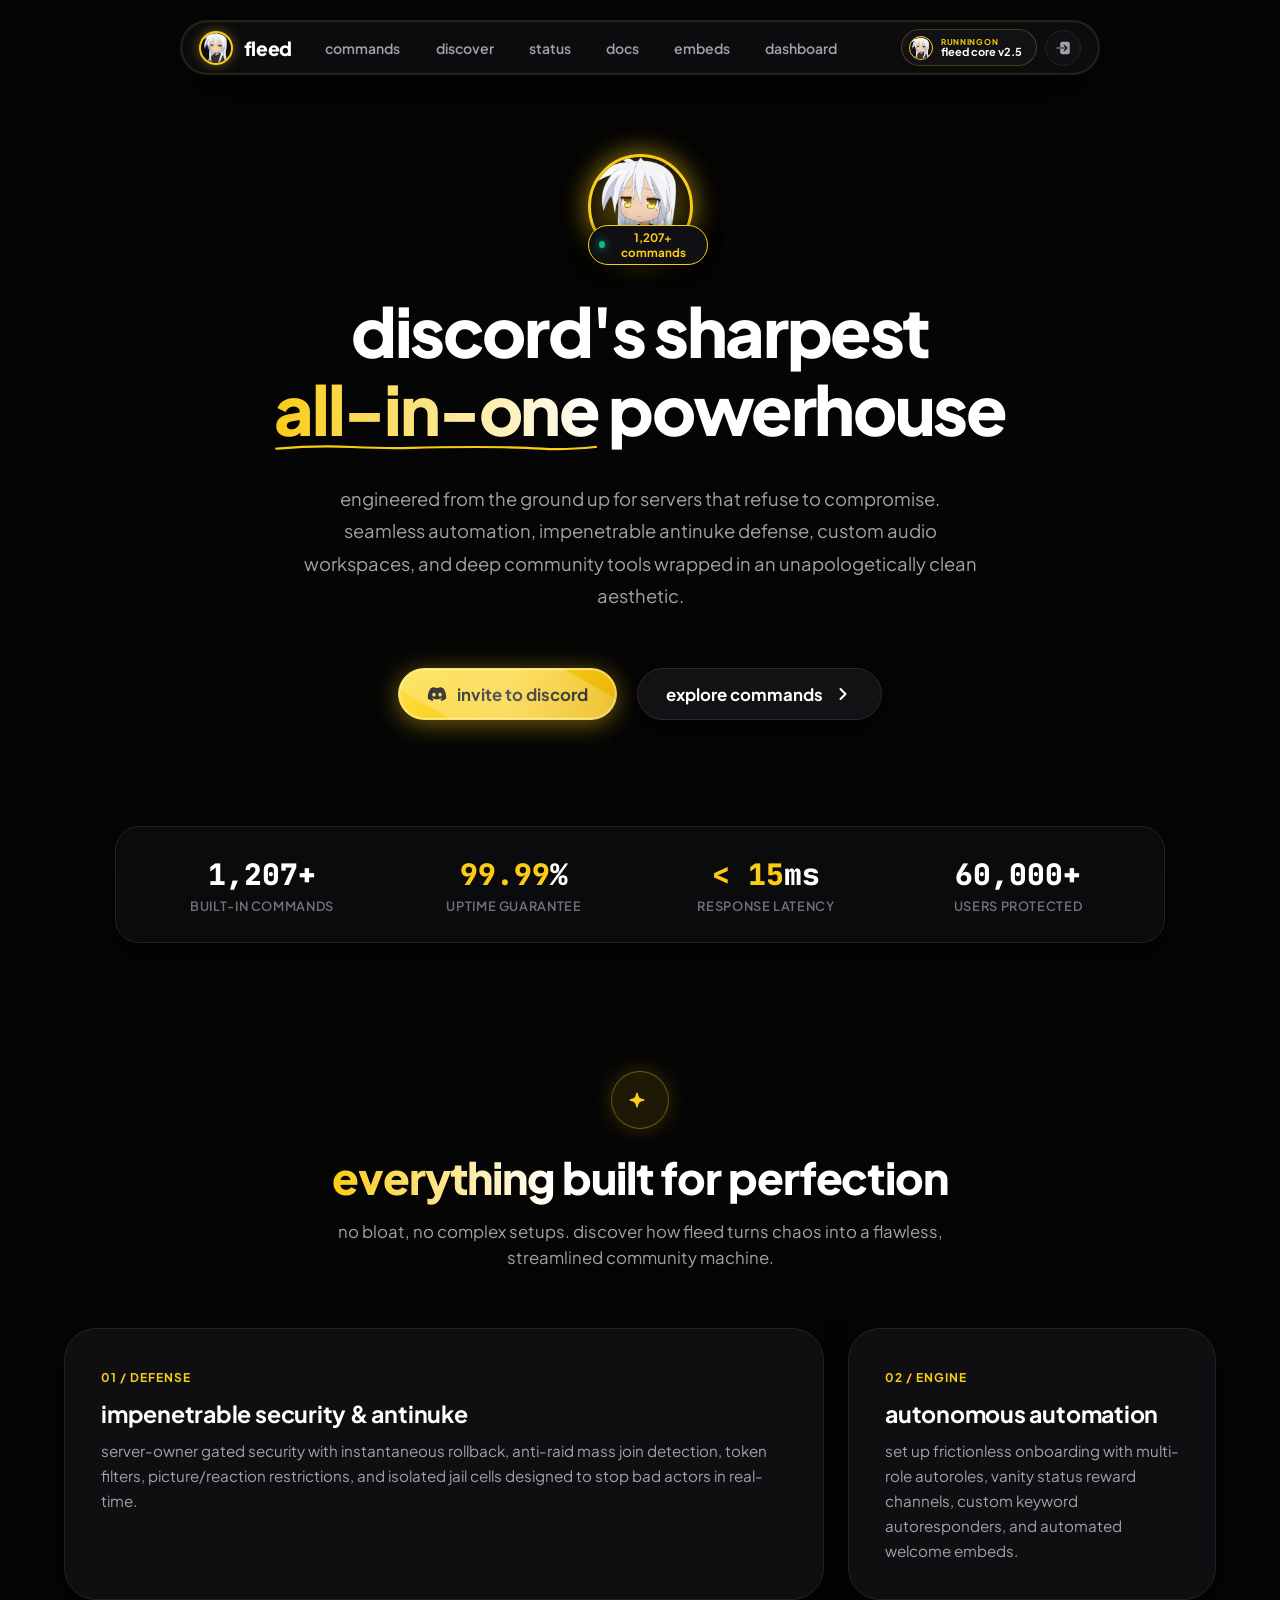
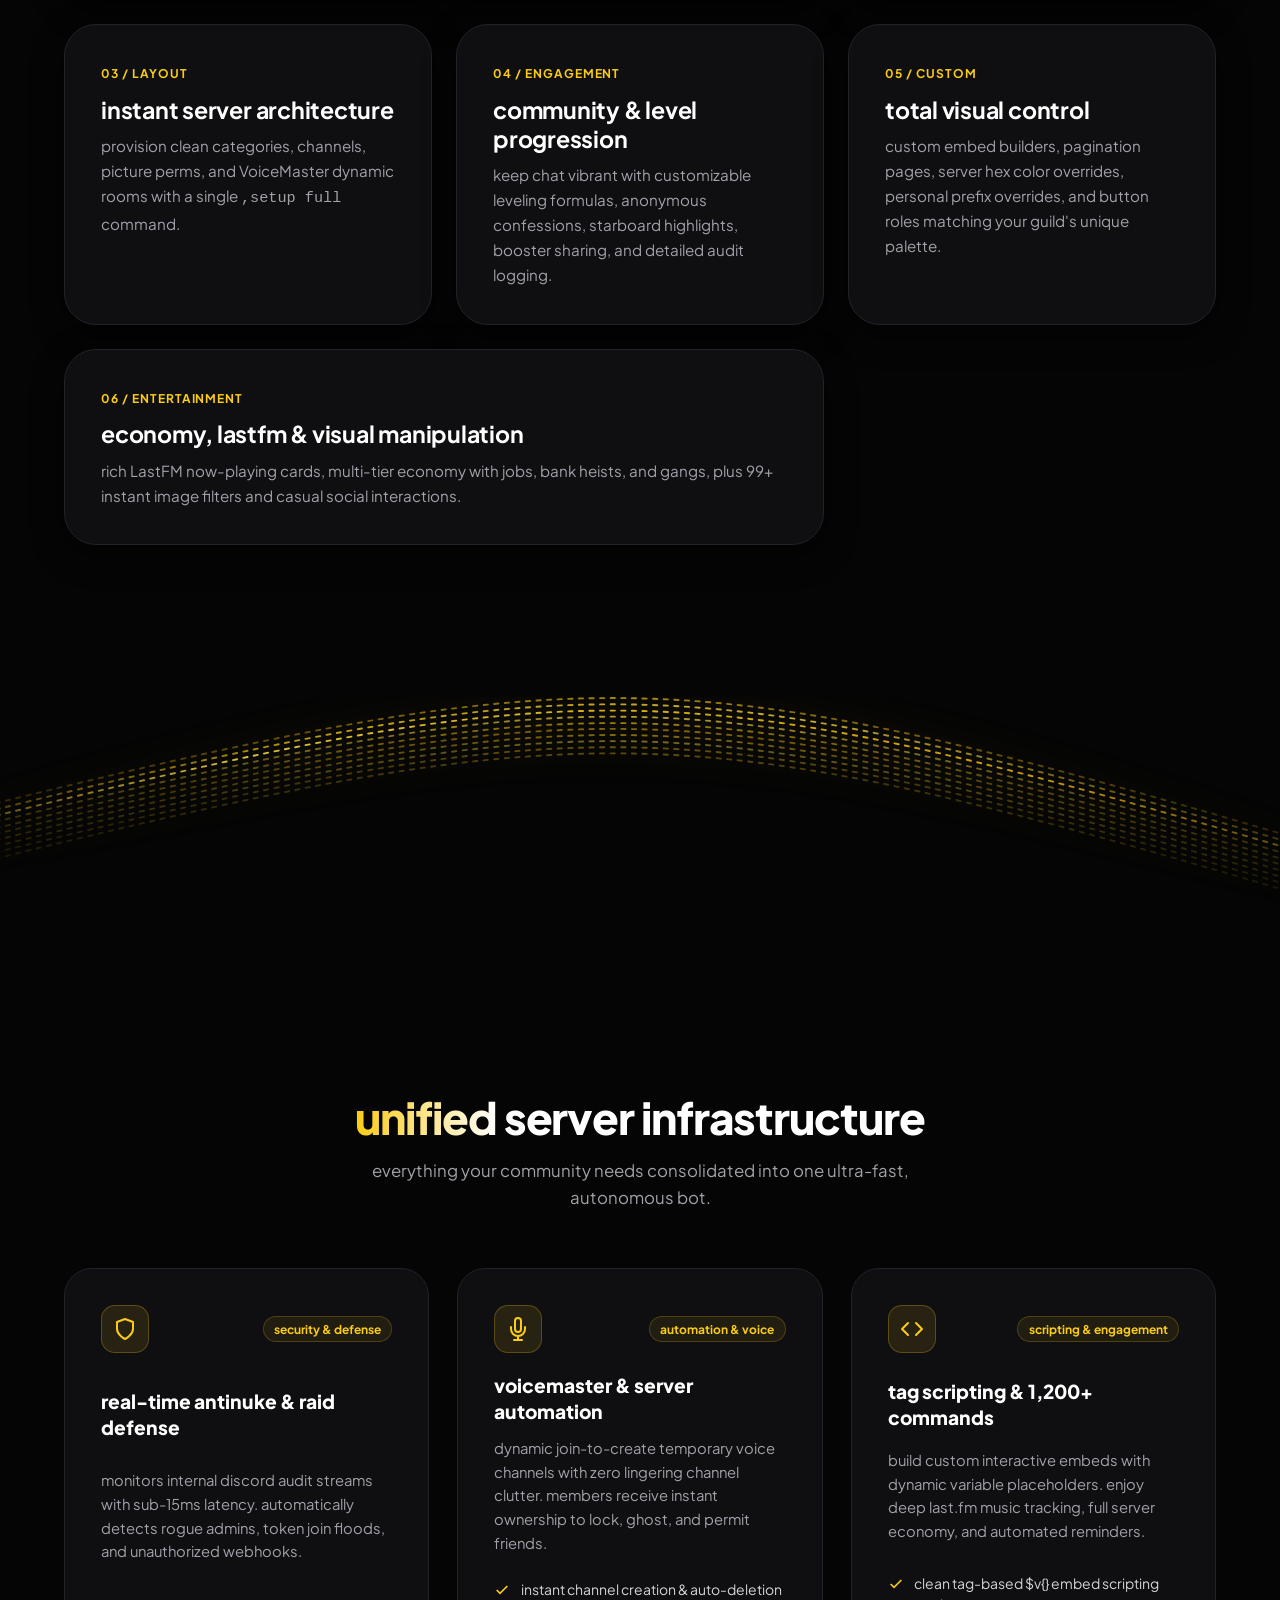
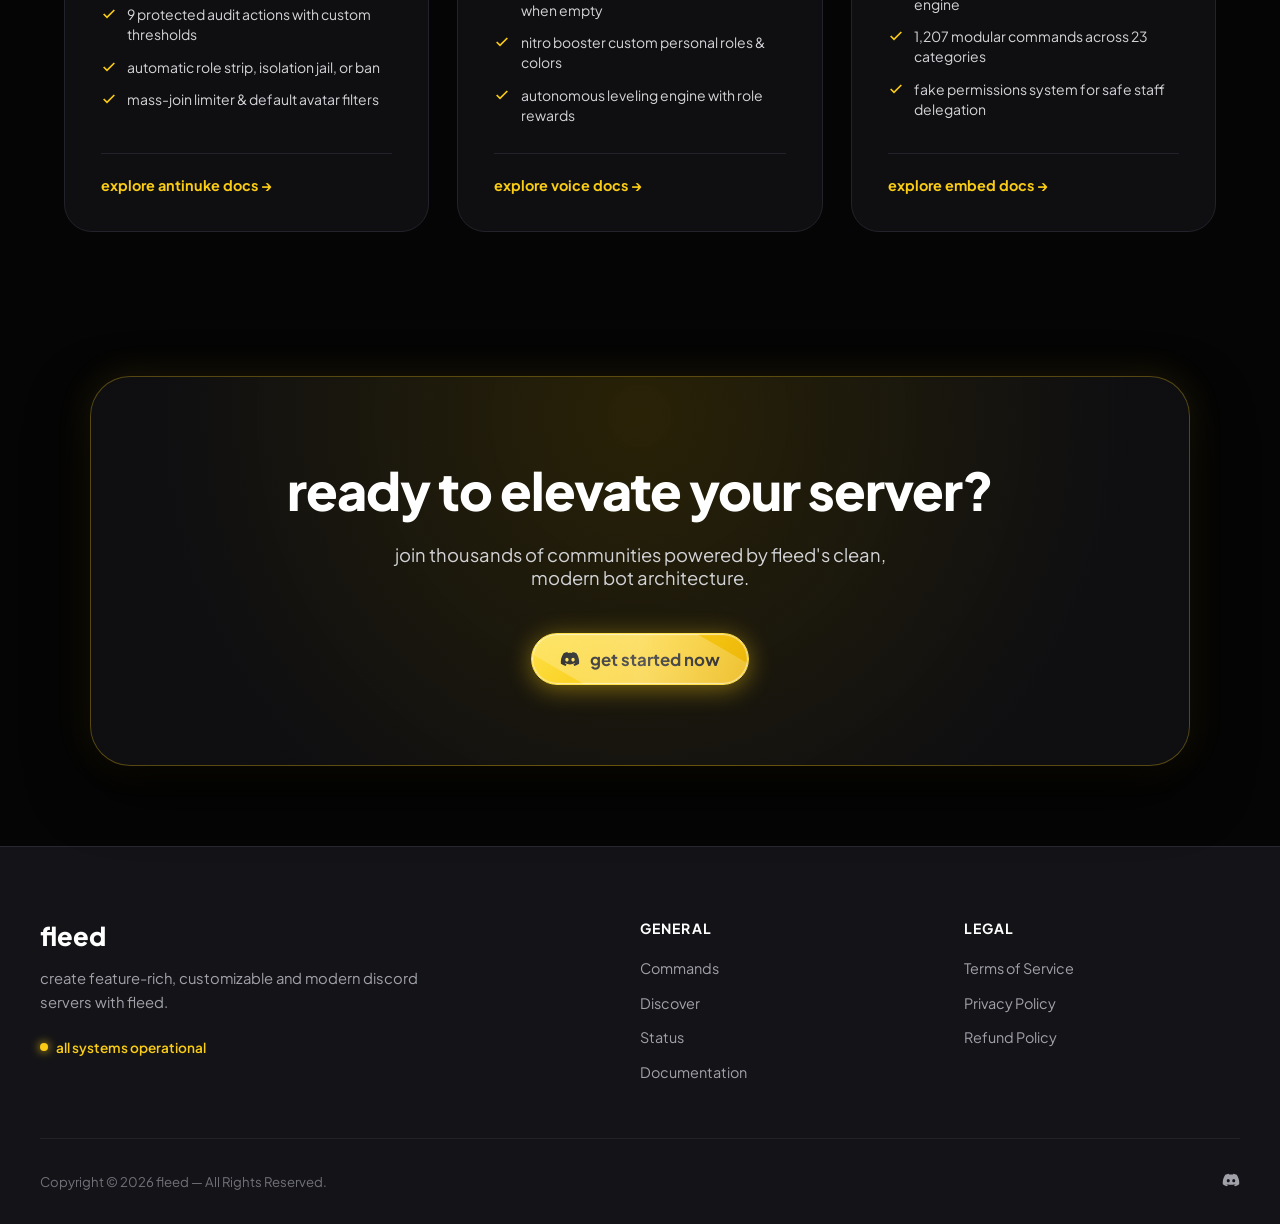
<file: index.html>
<!DOCTYPE html>
<html lang="en" class="dark">
<head>
  <meta charset="UTF-8">
  <meta name="viewport" content="width=device-width, initial-scale=1.0">
  <title>fleed — the ultimate all-in-one discord companion</title>
  <meta name="description" content="discord's most powerful all-in-one app for seamless server management, automation, and community engagement.">
  <link rel="icon" href="./assets/fleed.png" type="image/png">
  <link rel="stylesheet" href="./style.css">
</head>
<body>

  <!-- Particle Constellation Interactive Canvas -->
  <canvas id="starfield"></canvas>
  <div class="bg-ambient-glow"></div>

  <!-- Floating Pill Navbar -->
  <div class="navbar-wrapper">
    <nav class="navbar-pill">
      <div class="nav-left">
        <a href="./index.html" class="brand-logo">
          <img src="./assets/fleed.png" alt="fleed">
          <span>fleed</span>
        </a>
        <a href="./commands.html" class="nav-link">commands</a>
        <a href="./commands.html?cat=Server" class="nav-link">discover</a>
        <a href="https://discord.gg/fleed" class="nav-link" target="_blank" rel="noopener">status</a>
        <a href="./docs.html" class="nav-link">docs</a>
        <a href="./embeds.html" class="nav-link">embeds</a>
        <a href="./dashboard.html" class="nav-link">dashboard</a>
      </div>

      <div class="nav-right">
        <a href="https://discord.com/api/oauth2/authorize?client_id=1531182961863557213&permissions=8&scope=bot%20applications.commands" target="_blank" rel="noopener" class="sponsor-badge">
          <img src="./assets/fleed.png" alt="fleed">
          <div class="sponsor-text">
            <span class="sub">running on</span>
            <span class="main">fleed core v2.5</span>
          </div>
        </a>

        <a href="./dashboard.html" class="btn-icon" aria-label="Dashboard">
          <svg stroke="currentColor" fill="currentColor" stroke-width="0" viewBox="0 0 512 512" height="18" width="18" xmlns="http://www.w3.org/2000/svg">
            <path d="M392 80H232a56.06 56.06 0 0 0-56 56v104h153.37l-52.68-52.69a16 16 0 0 1 22.62-22.62l80 80a16 16 0 0 1 0 22.62l-80 80a16 16 0 0 1-22.62-22.62L329.37 272H176v104c0 32.05 33.79 56 64 56h152a56.06 56.06 0 0 0 56-56V136a56.06 56.06 0 0 0-56-56zM80 240a16 16 0 0 0 0 32h96v-32z"></path>
          </svg>
        </a>
      </div>
    </nav>
  </div>

  <!-- Hero Section -->
  <main>
    <section class="hero-section">
      <!-- Animated Avatar Showcase -->
      <div class="hero-avatar-showcase">
        <div class="avatar-halo"></div>
        <img src="./assets/fleed.png" alt="fleed avatar" class="hero-avatar-img">
        <div class="status-badge-floating">
          <span class="status-dot"></span>
          <span>1,207+ commands</span>
        </div>
      </div>

      <h1 class="hero-title">
        discord's sharpest <br>
        <span class="highlight-container">
          all-in-one
          <svg class="wavy-underline" viewBox="0 0 200 20" preserveAspectRatio="none">
            <path d="M 2 12 Q 25 8, 48 10 T 85 11 T 125 10 T 165 12 T 198 10" stroke="#FACC15" stroke-width="2.8" fill="none" stroke-linecap="round" stroke-linejoin="round"></path>
          </svg>
        </span> powerhouse
      </h1>

      <p class="hero-subtitle">
        engineered from the ground up for servers that refuse to compromise. seamless automation, impenetrable antinuke defense, custom audio workspaces, and deep community tools wrapped in an unapologetically clean aesthetic.
      </p>

      <div class="hero-actions">
        <a href="https://discord.com/api/oauth2/authorize?client_id=1531182961863557213&permissions=8&scope=bot%20applications.commands" target="_blank" rel="noopener" class="btn-hero">
          <svg stroke="currentColor" fill="currentColor" stroke-width="0" viewBox="0 0 640 512" height="20" width="20" xmlns="http://www.w3.org/2000/svg">
            <path d="M524.531,69.836a1.5,1.5,0,0,0-.764-.7A485.065,485.065,0,0,0,404.081,32.03a1.816,1.816,0,0,0-1.923.91,337.461,337.461,0,0,0-14.9,30.6,447.848,447.848,0,0,0-134.426,0,309.541,309.541,0,0,0-15.135-30.6,1.89,1.89,0,0,0-1.924-.91A483.689,483.689,0,0,0,116.085,69.137a1.712,1.712,0,0,0-.788.676C39.068,183.651,18.186,294.69,28.43,404.354a2.016,2.016,0,0,0,.765,1.375A487.666,487.666,0,0,0,176.02,479.918a1.9,1.9,0,0,0,2.063-.676A348.2,348.2,0,0,0,208.12,430.4a1.86,1.86,0,0,0-1.019-2.588,321.173,321.173,0,0,1-45.868-21.853,1.885,1.885,0,0,1-.185-3.126c3.082-2.309,6.166-4.711,9.109-7.137a1.819,1.819,0,0,1,1.9-.256c96.229,43.917,200.41,43.917,295.5,0a1.812,1.812,0,0,1,1.924.233c2.944,2.426,6.027,4.851,9.132,7.16a1.884,1.884,0,0,1-.162,3.126,301.407,301.407,0,0,1-45.89,21.83,1.875,1.875,0,0,0-1,2.611,391.055,391.055,0,0,0,30.014,48.815,1.864,1.864,0,0,0,2.063.7A486.048,486.048,0,0,0,610.7,405.729a1.882,1.882,0,0,0,.765-1.352C623.729,277.594,590.933,167.465,524.531,69.836ZM222.491,337.58c-28.972,0-52.844-26.587-52.844-59.239S193.056,219.1,222.491,219.1c29.665,0,53.306,26.82,52.843,59.239C275.334,310.993,251.924,337.58,222.491,337.58Zm195.38,0c-28.971,0-52.843-26.587-52.843-59.239S388.437,219.1,417.871,219.1c29.667,0,53.307,26.82,52.844,59.239C470.715,310.993,447.538,337.58,417.871,337.58Z"></path>
          </svg>
          <span>invite to discord</span>
        </a>

        <a href="./commands.html" class="btn-hero btn-hero-secondary">
          <span>explore commands</span>
          <svg width="20" height="20" viewBox="0 0 24 24" fill="none" stroke="currentColor" stroke-width="2.5" stroke-linecap="round" stroke-linejoin="round">
            <path d="M9 6l6 6-6 6"></path>
          </svg>
        </a>
      </div>
    </section>

    <!-- Stats Ticker Banner -->
    <div class="stats-banner">
      <div class="stat-item">
        <span class="stat-num" data-target="1207">0</span>
        <span class="stat-label">built-in commands</span>
      </div>
      <div class="stat-item">
        <span class="stat-num"><span class="gold">99.99</span>%</span>
        <span class="stat-label">uptime guarantee</span>
      </div>
      <div class="stat-item">
        <span class="stat-num"><span class="gold">&lt; 15</span>ms</span>
        <span class="stat-label">response latency</span>
      </div>
      <div class="stat-item">
        <span class="stat-num" data-target="60000">0</span>
        <span class="stat-label">users protected</span>
      </div>
    </div>

    <!-- Bento Grid Features Section -->
    <section class="section-container">
      <div class="section-header">
        <div class="section-icon-badge">
          <svg stroke="currentColor" fill="currentColor" stroke-width="0" viewBox="0 0 24 24" height="24" width="24" color="#FACC15">
            <path fill-rule="evenodd" d="M9 4.5a.75.75 0 0 1 .721.544l.813 2.846a3.75 3.75 0 0 0 2.576 2.576l2.846.813a.75.75 0 0 1 0 1.442l-2.846.813a3.75 3.75 0 0 0-2.576 2.576l-.813 2.846a.75.75 0 0 1-1.442 0l-.813-2.846a3.75 3.75 0 0 0-2.576-2.576l-2.846-.813a.75.75 0 0 1 0-1.442l2.846-.813A3.75 3.75 0 0 0 7.466 7.89l.813-2.846A.75.75 0 0 1 9 4.5Z" clip-rule="evenodd"></path>
          </svg>
        </div>
        <h2 class="section-title">
          <span class="highlight-container">everything</span> built for perfection
        </h2>
        <p class="section-desc">
          no bloat, no complex setups. discover how fleed turns chaos into a flawless, streamlined community machine.
        </p>
      </div>

      <div class="bento-grid">
        <div class="bento-card col-span-2">
          <div>
            <span class="bento-tag">01 / defense</span>
            <h3>impenetrable security & antinuke</h3>
            <p>server-owner gated security with instantaneous rollback, anti-raid mass join detection, token filters, picture/reaction restrictions, and isolated jail cells designed to stop bad actors in real-time.</p>
          </div>
        </div>

        <div class="bento-card">
          <div>
            <span class="bento-tag">02 / engine</span>
            <h3>autonomous automation</h3>
            <p>set up frictionless onboarding with multi-role autoroles, vanity status reward channels, custom keyword autoresponders, and automated welcome embeds.</p>
          </div>
        </div>

        <div class="bento-card">
          <div>
            <span class="bento-tag">03 / layout</span>
            <h3>instant server architecture</h3>
            <p>provision clean categories, channels, picture perms, and VoiceMaster dynamic rooms with a single <code>,setup full</code> command.</p>
          </div>
        </div>

        <div class="bento-card">
          <div>
            <span class="bento-tag">04 / engagement</span>
            <h3>community & level progression</h3>
            <p>keep chat vibrant with customizable leveling formulas, anonymous confessions, starboard highlights, booster sharing, and detailed audit logging.</p>
          </div>
        </div>

        <div class="bento-card">
          <div>
            <span class="bento-tag">05 / custom</span>
            <h3>total visual control</h3>
            <p>custom embed builders, pagination pages, server hex color overrides, personal prefix overrides, and button roles matching your guild's unique palette.</p>
          </div>
        </div>

        <div class="bento-card col-span-2">
          <div>
            <span class="bento-tag">06 / entertainment</span>
            <h3>economy, lastfm & visual manipulation</h3>
            <p>rich LastFM now-playing cards, multi-tier economy with jobs, bank heists, and gangs, plus 99+ instant image filters and casual social interactions.</p>
          </div>
        </div>
      </div>
    </section>

    <!-- Glowing Yellow Sine Wave Separator (Full Width Animated) -->
    <div class="wave-divider">
      <svg viewBox="0 0 1508 230" fill="none" xmlns="http://www.w3.org/2000/svg" preserveAspectRatio="none">
        <path d="M1 150.533C647.552 -13.2082 742.359 -35.2261 1241.5 108.685C1319.05 131.042 1406.35 157.405 1507 187.863" stroke="url(#paint0_yellow_separator)" stroke-opacity="0.85" stroke-width="1.8" stroke-dasharray="3 5" stroke-linecap="round"></path>
        <path d="M1 144.533C647.552 -19.2082 742.359 -41.2261 1241.5 102.685C1319.05 125.042 1406.35 151.405 1507 181.863" stroke="url(#paint1_yellow_separator)" stroke-opacity="0.75" stroke-width="1.8" stroke-dasharray="3 5" stroke-linecap="round"></path>
        <path d="M1 138.533C647.552 -25.2082 742.359 -47.2261 1241.5 96.6845C1319.05 119.042 1406.35 145.405 1507 175.863" stroke="url(#paint2_yellow_separator)" stroke-opacity="0.65" stroke-width="1.8" stroke-dasharray="3 5" stroke-linecap="round"></path>
        <path d="M1 156.39C748 -32.7894 758.5 -32.7894 1507 193.721" stroke="url(#paint3_yellow_separator)" stroke-opacity="0.7" stroke-width="1.8" stroke-dasharray="3 5" stroke-linecap="round"></path>
        <path d="M1 162.535C748 -26.6449 758.5 -26.6449 1507 199.865" stroke="url(#paint4_yellow_separator)" stroke-opacity="0.6" stroke-width="1.8" stroke-dasharray="3 5" stroke-linecap="round"></path>
        <path d="M1 168.101C748 -21.0785 758.5 -21.0785 1507 205.432" stroke="url(#paint5_yellow_separator)" stroke-opacity="0.55" stroke-width="1.8" stroke-dasharray="3 5" stroke-linecap="round"></path>
        <path d="M1 173.957C748 -15.223 758.5 -15.223 1507 211.287" stroke="url(#paint6_yellow_separator)" stroke-opacity="0.5" stroke-width="1.8" stroke-dasharray="3 5" stroke-linecap="round"></path>
        <path d="M1 179.814C748 -9.36561 758.5 -9.36562 1507 217.145" stroke="url(#paint7_yellow_separator)" stroke-opacity="0.45" stroke-width="1.8" stroke-dasharray="3 5" stroke-linecap="round"></path>
        <path d="M1 185.67C748 -3.51014 758.5 -3.51015 1507 223" stroke="url(#paint8_yellow_separator)" stroke-opacity="0.4" stroke-width="1.8" stroke-dasharray="3 5" stroke-linecap="round"></path>
        <path d="M1 191.533C748 2.35314 758.5 2.35313 1507 228.863" stroke="url(#paint9_yellow_separator)" stroke-opacity="0.35" stroke-width="1.8" stroke-dasharray="3 5" stroke-linecap="round"></path>
        <defs>
          <linearGradient id="paint0_yellow_separator" x1="1" y1="150" x2="1507" y2="150" gradientUnits="userSpaceOnUse">
            <stop offset="0" stop-color="#FACC15" stop-opacity="0.1"></stop>
            <stop offset="0.25" stop-color="#FDE047"></stop>
            <stop offset="0.5" stop-color="#FACC15"></stop>
            <stop offset="0.75" stop-color="#EAB308"></stop>
            <stop offset="1" stop-color="#FACC15" stop-opacity="0.1"></stop>
          </linearGradient>
          <linearGradient id="paint1_yellow_separator" x1="1" y1="144" x2="1507" y2="144" gradientUnits="userSpaceOnUse">
            <stop offset="0" stop-color="#FACC15" stop-opacity="0.1"></stop>
            <stop offset="0.3" stop-color="#FACC15"></stop>
            <stop offset="0.6" stop-color="#FDE047"></stop>
            <stop offset="1" stop-color="#FACC15" stop-opacity="0.1"></stop>
          </linearGradient>
          <linearGradient id="paint2_yellow_separator" x1="1" y1="138" x2="1507" y2="138" gradientUnits="userSpaceOnUse">
            <stop offset="0" stop-color="#EAB308" stop-opacity="0.1"></stop>
            <stop offset="0.5" stop-color="#FACC15"></stop>
            <stop offset="1" stop-color="#EAB308" stop-opacity="0.1"></stop>
          </linearGradient>
          <linearGradient id="paint3_yellow_separator" x1="1" y1="156" x2="1507" y2="156" gradientUnits="userSpaceOnUse">
            <stop offset="0" stop-color="#FACC15" stop-opacity="0.1"></stop>
            <stop offset="0.5" stop-color="#FDE047"></stop>
            <stop offset="1" stop-color="#FACC15" stop-opacity="0.1"></stop>
          </linearGradient>
          <linearGradient id="paint4_yellow_separator" x1="1" y1="162" x2="1507" y2="162" gradientUnits="userSpaceOnUse">
            <stop offset="0" stop-color="#FACC15" stop-opacity="0.1"></stop>
            <stop offset="0.5" stop-color="#FACC15"></stop>
            <stop offset="1" stop-color="#FACC15" stop-opacity="0.1"></stop>
          </linearGradient>
          <linearGradient id="paint5_yellow_separator" x1="1" y1="168" x2="1507" y2="168" gradientUnits="userSpaceOnUse">
            <stop offset="0" stop-color="#FACC15" stop-opacity="0.1"></stop>
            <stop offset="0.5" stop-color="#EAB308"></stop>
            <stop offset="1" stop-color="#FACC15" stop-opacity="0.1"></stop>
          </linearGradient>
          <linearGradient id="paint6_yellow_separator" x1="1" y1="173" x2="1507" y2="173" gradientUnits="userSpaceOnUse">
            <stop offset="0" stop-color="#FACC15" stop-opacity="0.1"></stop>
            <stop offset="0.5" stop-color="#FACC15"></stop>
            <stop offset="1" stop-color="#FACC15" stop-opacity="0.1"></stop>
          </linearGradient>
          <linearGradient id="paint7_yellow_separator" x1="1" y1="179" x2="1507" y2="179" gradientUnits="userSpaceOnUse">
            <stop offset="0" stop-color="#FACC15" stop-opacity="0.1"></stop>
            <stop offset="0.5" stop-color="#FDE047"></stop>
            <stop offset="1" stop-color="#FACC15" stop-opacity="0.1"></stop>
          </linearGradient>
          <linearGradient id="paint8_yellow_separator" x1="1" y1="185" x2="1507" y2="185" gradientUnits="userSpaceOnUse">
            <stop offset="0" stop-color="#EAB308" stop-opacity="0.1"></stop>
            <stop offset="0.5" stop-color="#FACC15"></stop>
            <stop offset="1" stop-color="#EAB308" stop-opacity="0.1"></stop>
          </linearGradient>
          <linearGradient id="paint9_yellow_separator" x1="1" y1="191" x2="1507" y2="191" gradientUnits="userSpaceOnUse">
            <stop offset="0" stop-color="#FACC15" stop-opacity="0.1"></stop>
            <stop offset="0.5" stop-color="#FACC15"></stop>
            <stop offset="1" stop-color="#FACC15" stop-opacity="0.1"></stop>
          </linearGradient>
        </defs>
      </svg>
    </div>

    <!-- Unified System Architecture Section -->
    <section class="section-container">
      <div class="section-header">
        <h2 class="section-title">
          <span class="highlight-container">unified</span> server infrastructure
        </h2>
        <p class="section-desc">
          everything your community needs consolidated into one ultra-fast, autonomous bot.
        </p>
      </div>

      <div class="feature-pillars-grid">
        <!-- Pillar 1 -->
        <div class="feature-pillar-card">
          <div class="pillar-top">
            <div class="pillar-icon">
              <svg width="24" height="24" viewBox="0 0 24 24" fill="none" stroke="currentColor" stroke-width="2" stroke-linecap="round" stroke-linejoin="round">
                <path d="M12 22s8-4 8-10V5l-8-3-8 3v7c0 6 8 10 8 10z"></path>
              </svg>
            </div>
            <span class="pillar-badge">security & defense</span>
          </div>

          <h3 class="pillar-title">real-time antinuke & raid defense</h3>
          <p class="pillar-desc">
            monitors internal discord audit streams with sub-15ms latency. automatically detects rogue admins, token join floods, and unauthorized webhooks.
          </p>

          <ul class="pillar-list">
            <li>
              <svg width="16" height="16" viewBox="0 0 24 24" fill="none" stroke="currentColor" stroke-width="2.5"><polyline points="20 6 9 17 4 12"></polyline></svg>
              <span>9 protected audit actions with custom thresholds</span>
            </li>
            <li>
              <svg width="16" height="16" viewBox="0 0 24 24" fill="none" stroke="currentColor" stroke-width="2.5"><polyline points="20 6 9 17 4 12"></polyline></svg>
              <span>automatic role strip, isolation jail, or ban</span>
            </li>
            <li>
              <svg width="16" height="16" viewBox="0 0 24 24" fill="none" stroke="currentColor" stroke-width="2.5"><polyline points="20 6 9 17 4 12"></polyline></svg>
              <span>mass-join limiter & default avatar filters</span>
            </li>
          </ul>

          <div class="pillar-footer">
            <a href="./docs.html?page=antinuke" class="pillar-link">explore antinuke docs →</a>
          </div>
        </div>

        <!-- Pillar 2 -->
        <div class="feature-pillar-card">
          <div class="pillar-top">
            <div class="pillar-icon">
              <svg width="24" height="24" viewBox="0 0 24 24" fill="none" stroke="currentColor" stroke-width="2" stroke-linecap="round" stroke-linejoin="round">
                <path d="M12 1a3 3 0 0 0-3 3v8a3 3 0 0 0 6 0V4a3 3 0 0 0-3-3z"></path>
                <path d="M19 10v2a7 7 0 0 1-14 0v-2"></path>
                <line x1="12" y1="19" x2="12" y2="23"></line>
                <line x1="8" y1="23" x2="16" y2="23"></line>
              </svg>
            </div>
            <span class="pillar-badge">automation & voice</span>
          </div>

          <h3 class="pillar-title">voicemaster & server automation</h3>
          <p class="pillar-desc">
            dynamic join-to-create temporary voice channels with zero lingering channel clutter. members receive instant ownership to lock, ghost, and permit friends.
          </p>

          <ul class="pillar-list">
            <li>
              <svg width="16" height="16" viewBox="0 0 24 24" fill="none" stroke="currentColor" stroke-width="2.5"><polyline points="20 6 9 17 4 12"></polyline></svg>
              <span>instant channel creation & auto-deletion when empty</span>
            </li>
            <li>
              <svg width="16" height="16" viewBox="0 0 24 24" fill="none" stroke="currentColor" stroke-width="2.5"><polyline points="20 6 9 17 4 12"></polyline></svg>
              <span>nitro booster custom personal roles & colors</span>
            </li>
            <li>
              <svg width="16" height="16" viewBox="0 0 24 24" fill="none" stroke="currentColor" stroke-width="2.5"><polyline points="20 6 9 17 4 12"></polyline></svg>
              <span>autonomous leveling engine with role rewards</span>
            </li>
          </ul>

          <div class="pillar-footer">
            <a href="./docs.html?page=voicemaster" class="pillar-link">explore voice docs →</a>
          </div>
        </div>

        <!-- Pillar 3 -->
        <div class="feature-pillar-card">
          <div class="pillar-top">
            <div class="pillar-icon">
              <svg width="24" height="24" viewBox="0 0 24 24" fill="none" stroke="currentColor" stroke-width="2" stroke-linecap="round" stroke-linejoin="round">
                <polyline points="16 18 22 12 16 6"></polyline>
                <polyline points="8 6 2 12 8 18"></polyline>
              </svg>
            </div>
            <span class="pillar-badge">scripting & engagement</span>
          </div>

          <h3 class="pillar-title">tag scripting & 1,200+ commands</h3>
          <p class="pillar-desc">
            build custom interactive embeds with dynamic variable placeholders. enjoy deep last.fm music tracking, full server economy, and automated reminders.
          </p>

          <ul class="pillar-list">
            <li>
              <svg width="16" height="16" viewBox="0 0 24 24" fill="none" stroke="currentColor" stroke-width="2.5"><polyline points="20 6 9 17 4 12"></polyline></svg>
              <span>clean tag-based $v{} embed scripting engine</span>
            </li>
            <li>
              <svg width="16" height="16" viewBox="0 0 24 24" fill="none" stroke="currentColor" stroke-width="2.5"><polyline points="20 6 9 17 4 12"></polyline></svg>
              <span>1,207 modular commands across 23 categories</span>
            </li>
            <li>
              <svg width="16" height="16" viewBox="0 0 24 24" fill="none" stroke="currentColor" stroke-width="2.5"><polyline points="20 6 9 17 4 12"></polyline></svg>
              <span>fake permissions system for safe staff delegation</span>
            </li>
          </ul>

          <div class="pillar-footer">
            <a href="./docs.html?page=embeds" class="pillar-link">explore embed docs →</a>
          </div>
        </div>
      </div>
    </section>

    <!-- Bottom CTA -->
    <div class="cta-banner">
      <h2>ready to elevate your server?</h2>
      <p>join thousands of communities powered by fleed's clean, modern bot architecture.</p>
      <a href="https://discord.com/api/oauth2/authorize?client_id=1531182961863557213&permissions=8&scope=bot%20applications.commands" target="_blank" rel="noopener" class="btn-hero">
        <svg stroke="currentColor" fill="currentColor" stroke-width="0" viewBox="0 0 640 512" height="20" width="20" xmlns="http://www.w3.org/2000/svg">
          <path d="M524.531,69.836a1.5,1.5,0,0,0-.764-.7A485.065,485.065,0,0,0,404.081,32.03a1.816,1.816,0,0,0-1.923.91,337.461,337.461,0,0,0-14.9,30.6,447.848,447.848,0,0,0-134.426,0,309.541,309.541,0,0,0-15.135-30.6,1.89,1.89,0,0,0-1.924-.91A483.689,483.689,0,0,0,116.085,69.137a1.712,1.712,0,0,0-.788.676C39.068,183.651,18.186,294.69,28.43,404.354a2.016,2.016,0,0,0,.765,1.375A487.666,487.666,0,0,0,176.02,479.918a1.9,1.9,0,0,0,2.063-.676A348.2,348.2,0,0,0,208.12,430.4a1.86,1.86,0,0,0-1.019-2.588,321.173,321.173,0,0,1-45.868-21.853,1.885,1.885,0,0,1-.185-3.126c3.082-2.309,6.166-4.711,9.109-7.137a1.819,1.819,0,0,1,1.9-.256c96.229,43.917,200.41,43.917,295.5,0a1.812,1.812,0,0,1,1.924.233c2.944,2.426,6.027,4.851,9.132,7.16a1.884,1.884,0,0,1-.162,3.126,301.407,301.407,0,0,1-45.89,21.83,1.875,1.875,0,0,0-1,2.611,391.055,391.055,0,0,0,30.014,48.815,1.864,1.864,0,0,0,2.063.7A486.048,486.048,0,0,0,610.7,405.729a1.882,1.882,0,0,0,.765-1.352C623.729,277.594,590.933,167.465,524.531,69.836ZM222.491,337.58c-28.972,0-52.844-26.587-52.844-59.239S193.056,219.1,222.491,219.1c29.665,0,53.306,26.82,52.843,59.239C275.334,310.993,251.924,337.58,222.491,337.58Zm195.38,0c-28.971,0-52.843-26.587-52.843-59.239S388.437,219.1,417.871,219.1c29.667,0,53.307,26.82,52.844,59.239C470.715,310.993,447.538,337.58,417.871,337.58Z"></path>
        </svg>
        <span>get started now</span>
      </a>
    </div>
  </main>

  <!-- Footer -->
  <footer>
    <div class="footer-container">
      <div class="footer-brand">
        <h2>fleed</h2>
        <p>create feature-rich, customizable and modern discord servers with fleed.</p>
        <div style="margin-top: 1.5rem; display: flex; align-items: center; gap: 0.5rem; color: #FACC15; font-size: 0.85rem; font-weight: 600;">
          <span style="width: 8px; height: 8px; border-radius: 50%; background: #FACC15; box-shadow: 0 0 10px #FACC15;"></span>
          all systems operational
        </div>
      </div>

      <div class="footer-col">
        <h3>General</h3>
        <ul>
          <li><a href="./commands.html">Commands</a></li>
          <li><a href="./index.html">Discover</a></li>
          <li><a href="https://discord.gg/fleed" target="_blank" rel="noopener">Status</a></li>
          <li><a href="./commands.html">Documentation</a></li>
        </ul>
      </div>

      <div class="footer-col">
        <h3>Legal</h3>
        <ul>
          <li><a href="#">Terms of Service</a></li>
          <li><a href="#">Privacy Policy</a></li>
          <li><a href="#">Refund Policy</a></li>
        </ul>
      </div>
    </div>

    <div class="footer-bottom">
      <span>Copyright © 2026 fleed — All Rights Reserved.</span>
      <div class="social-links">
        <a href="https://discord.gg/fleed" target="_blank" rel="noopener" aria-label="Discord">
          <svg stroke="currentColor" fill="currentColor" stroke-width="0" viewBox="0 0 640 512" height="18" width="18" xmlns="http://www.w3.org/2000/svg">
            <path d="M524.531,69.836a1.5,1.5,0,0,0-.764-.7A485.065,485.065,0,0,0,404.081,32.03a1.816,1.816,0,0,0-1.923.91,337.461,337.461,0,0,0-14.9,30.6,447.848,447.848,0,0,0-134.426,0,309.541,309.541,0,0,0-15.135-30.6,1.89,1.89,0,0,0-1.924-.91A483.689,483.689,0,0,0,116.085,69.137a1.712,1.712,0,0,0-.788.676C39.068,183.651,18.186,294.69,28.43,404.354a2.016,2.016,0,0,0,.765,1.375A487.666,487.666,0,0,0,176.02,479.918a1.9,1.9,0,0,0,2.063-.676A348.2,348.2,0,0,0,208.12,430.4a1.86,1.86,0,0,0-1.019-2.588,321.173,321.173,0,0,1-45.868-21.853,1.885,1.885,0,0,1-.185-3.126c3.082-2.309,6.166-4.711,9.109-7.137a1.819,1.819,0,0,1,1.9-.256c96.229,43.917,200.41,43.917,295.5,0a1.812,1.812,0,0,1,1.924.233c2.944,2.426,6.027,4.851,9.132,7.16a1.884,1.884,0,0,1-.162,3.126,301.407,301.407,0,0,1-45.89,21.83,1.875,1.875,0,0,0-1,2.611,391.055,391.055,0,0,0,30.014,48.815,1.864,1.864,0,0,0,2.063.7A486.048,486.048,0,0,0,610.7,405.729a1.882,1.882,0,0,0,.765-1.352C623.729,277.594,590.933,167.465,524.531,69.836ZM222.491,337.58c-28.972,0-52.844-26.587-52.844-59.239S193.056,219.1,222.491,219.1c29.665,0,53.306,26.82,52.843,59.239C275.334,310.993,251.924,337.58,222.491,337.58Zm195.38,0c-28.971,0-52.843-26.587-52.843-59.239S388.437,219.1,417.871,219.1c29.667,0,53.307,26.82,52.844,59.239C470.715,310.993,447.538,337.58,417.871,337.58Z"></path>
          </svg>
        </a>
      </div>
    </div>
  </footer>

  <!-- Advanced Interactive Particle Constellation Script -->
  <script>
    const canvas = document.getElementById('starfield');
    const ctx = canvas.getContext('2d');
    let width, height;
    let particles = [];
    let mouse = { x: null, y: null, radius: 140 };

    window.addEventListener('mousemove', (e) => {
      mouse.x = e.x;
      mouse.y = e.y;
    });

    window.addEventListener('mouseleave', () => {
      mouse.x = null;
      mouse.y = null;
    });

    function init() {
      width = canvas.width = window.innerWidth;
      height = canvas.height = window.innerHeight;
      particles = [];
      const particleCount = Math.floor((width * height) / 12000);
      for (let i = 0; i < particleCount; i++) {
        particles.push({
          x: Math.random() * width,
          y: Math.random() * height,
          size: Math.random() * 2 + 0.8,
          color: Math.random() > 0.4 ? '#FACC15' : '#FFFFFF',
          alpha: Math.random() * 0.6 + 0.2,
          speedX: (Math.random() - 0.5) * 0.4,
          speedY: (Math.random() - 0.5) * 0.4
        });
      }
    }

    function animate() {
      ctx.clearRect(0, 0, width, height);

      for (let i = 0; i < particles.length; i++) {
        let p = particles[i];
        p.x += p.speedX;
        p.y += p.speedY;

        if (p.x < 0) p.x = width;
        if (p.x > width) p.x = 0;
        if (p.y < 0) p.y = height;
        if (p.y > height) p.y = 0;

        // Draw particle
        ctx.fillStyle = p.color;
        ctx.globalAlpha = p.alpha;
        ctx.beginPath();
        ctx.arc(p.x, p.y, p.size, 0, Math.PI * 2);
        ctx.fill();

        // Connect nearby particles
        for (let j = i + 1; j < particles.length; j++) {
          let p2 = particles[j];
          let dx = p.x - p2.x;
          let dy = p.y - p2.y;
          let dist = Math.sqrt(dx * dx + dy * dy);

          if (dist < 100) {
            ctx.strokeStyle = '#FACC15';
            ctx.globalAlpha = (1 - dist / 100) * 0.15;
            ctx.lineWidth = 0.8;
            ctx.beginPath();
            ctx.moveTo(p.x, p.y);
            ctx.lineTo(p2.x, p2.y);
            ctx.stroke();
          }
        }

        // Mouse connection
        if (mouse.x && mouse.y) {
          let mdx = p.x - mouse.x;
          let mdy = p.y - mouse.y;
          let mdist = Math.sqrt(mdx * mdx + mdy * mdy);
          if (mdist < mouse.radius) {
            ctx.strokeStyle = '#FDE047';
            ctx.globalAlpha = (1 - mdist / mouse.radius) * 0.35;
            ctx.lineWidth = 1.2;
            ctx.beginPath();
            ctx.moveTo(p.x, p.y);
            ctx.lineTo(mouse.x, mouse.y);
            ctx.stroke();
          }
        }
      }
      ctx.globalAlpha = 1;
      requestAnimationFrame(animate);
    }

    window.addEventListener('resize', init);
    init();
    animate();

    // Mouse Card Spotlight effect
    document.querySelectorAll('.bento-card').forEach(card => {
      card.addEventListener('mousemove', (e) => {
        const rect = card.getBoundingClientRect();
        const x = e.clientX - rect.left;
        const y = e.clientY - rect.top;
        card.style.setProperty('--mouse-x', `${x}px`);
        card.style.setProperty('--mouse-y', `${y}px`);
      });
    });

    // Stat Count Up Animation
    const observer = new IntersectionObserver((entries) => {
      entries.forEach(entry => {
        if (entry.isIntersecting) {
          const el = entry.target;
          const target = parseInt(el.getAttribute('data-target'));
          if (!target) return;
          let count = 0;
          const speed = target / 40;
          const updateCount = () => {
            count += speed;
            if (count < target) {
              el.innerText = Math.floor(count).toLocaleString() + "+";
              requestAnimationFrame(updateCount);
            } else {
              el.innerText = target.toLocaleString() + "+";
            }
          };
          updateCount();
          observer.unobserve(el);
        }
      });
    }, { threshold: 0.5 });

    document.querySelectorAll('.stat-num[data-target]').forEach(el => observer.observe(el));
  </script>
</body>
</html>
</file>
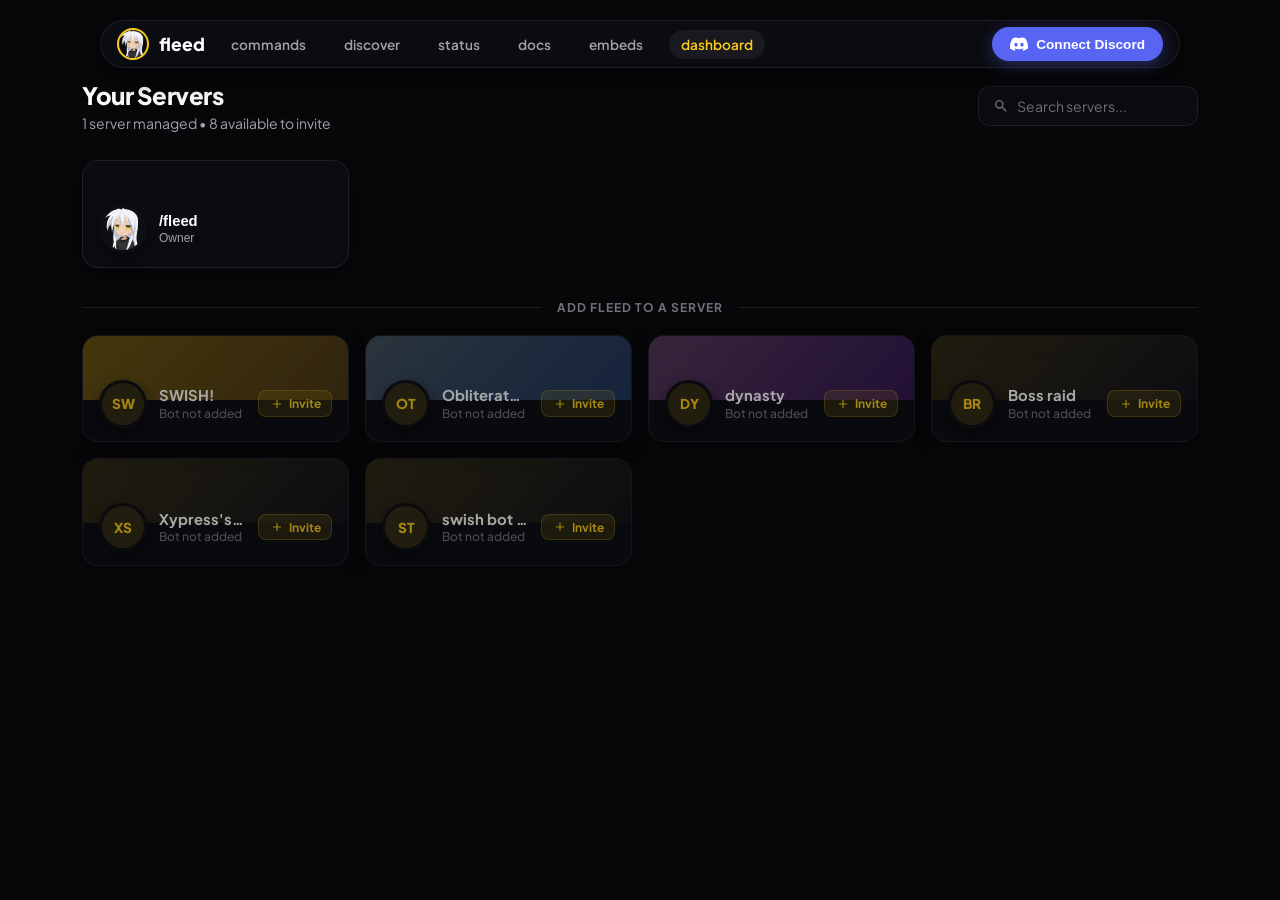
<file: dashboard.html>
<!DOCTYPE html>
<html lang="en" class="dark">
<head>
  <meta charset="UTF-8">
  <meta name="viewport" content="width=device-width, initial-scale=1.0">
  <title>fleed — server dashboard & management</title>
  <meta name="description" content="discord's most powerful all-in-one app for seamless server management, automation, antinuke defense, and community engagement.">
  <link rel="icon" href="./assets/fleed.png" type="image/png">
  <link rel="stylesheet" href="./dashboard.css">
  <style>
    /* Floating Pill Navbar on Server Selector */
    .navbar-pill-container {
      position: sticky;
      top: 20px;
      z-index: 100;
      display: flex;
      justify-content: center;
      padding: 0 1rem;
      pointer-events: none;
    }
    .navbar-pill {
      pointer-events: auto;
      display: flex;
      align-items: center;
      justify-content: space-between;
      width: 100%;
      max-width: 1080px;
      background: rgba(14, 15, 20, 0.75);
      backdrop-filter: blur(16px);
      border: 1px solid var(--dash-border);
      border-radius: 100px;
      padding: 6px 16px;
      box-shadow: 0 8px 32px rgba(0, 0, 0, 0.5);
    }
    .nav-left, .nav-right {
      display: flex;
      align-items: center;
      gap: 14px;
    }
    .brand-logo {
      display: flex;
      align-items: center;
      gap: 10px;
      text-decoration: none;
      color: #ffffff;
      font-weight: 800;
      font-size: 1.1rem;
    }
    .brand-logo img {
      width: 32px;
      height: 32px;
      border-radius: 50%;
      border: 2px solid var(--dash-primary);
    }
    .nav-link {
      font-size: 0.85rem;
      font-weight: 600;
      color: var(--dash-muted);
      text-decoration: none;
      padding: 6px 12px;
      border-radius: 100px;
      transition: color 0.15s, background 0.15s;
    }
    .nav-link:hover, .nav-link.active {
      color: #ffffff;
      background: rgba(255, 255, 255, 0.06);
    }
    .nav-link.active {
      color: var(--dash-primary);
    }
    .btn-discord-login {
      display: flex;
      align-items: center;
      gap: 8px;
      background: #5865F2;
      color: #ffffff;
      padding: 8px 18px;
      border-radius: 100px;
      font-size: 0.85rem;
      font-weight: 700;
      text-decoration: none;
      border: none;
      cursor: pointer;
      box-shadow: 0 4px 15px rgba(88, 101, 242, 0.35);
      transition: transform 0.15s, background 0.15s;
    }
    .btn-discord-login:hover {
      background: #4752C4;
      transform: translateY(-1px);
    }
  </style>
</head>
<body>

  <!-- =========================================================================
       MODE A: SERVER SELECTOR (Shown if user is selecting a server)
       ========================================================================= -->
  <div id="viewServerSelect" class="gp-page">
    
    <!-- Top Pill Navbar -->
    <div class="navbar-pill-container">
      <nav class="navbar-pill">
        <div class="nav-left">
          <a href="./index.html" class="brand-logo">
            <img src="./assets/fleed.png" alt="fleed">
            <span>fleed</span>
          </a>
          <a href="./commands.html" class="nav-link">commands</a>
          <a href="./commands.html?cat=Server" class="nav-link">discover</a>
          <a href="https://discord.gg/fleed" class="nav-link" target="_blank" rel="noopener">status</a>
          <a href="./docs.html" class="nav-link">docs</a>
          <a href="./embeds.html" class="nav-link">embeds</a>
          <a href="./dashboard.html" class="nav-link active">dashboard</a>
        </div>

        <div class="nav-right">
          <button id="btnConnectDiscordTop" class="btn-discord-login" onclick="triggerDiscordAuth()">
            <svg width="18" height="18" viewBox="0 0 24 24" fill="currentColor"><path d="M20.317 4.37a19.791 19.791 0 0 0-4.885-1.515.074.074 0 0 0-.079.037c-.21.375-.444.864-.608 1.25a18.27 18.27 0 0 0-5.487 0 12.64 12.64 0 0 0-.617-1.25.077.077 0 0 0-.079-.037A19.736 19.736 0 0 0 3.677 4.37a.07.07 0 0 0-.032.027C.533 9.046-.32 13.58.099 18.057a.082.082 0 0 0 .031.057 19.9 19.9 0 0 0 5.993 3.03.078.078 0 0 0 .084-.028 14.09 14.09 0 0 0 1.226-1.994.076.076 0 0 0-.041-.106 13.107 13.107 0 0 1-1.872-.892.077.077 0 0 1-.008-.128 10.2 10.2 0 0 0 .372-.292.074.074 0 0 1 .077-.01c3.929 1.793 8.18 1.793 12.061 0a.074.074 0 0 1 .078.01c.12.098.246.198.373.292a.077.077 0 0 1-.006.127 12.299 12.299 0 0 1-1.873.894.077.077 0 0 0-.041.107c.36.698.772 1.362 1.225 1.993a.076.076 0 0 0 .084.028 19.839 19.839 0 0 0 6.002-3.03.077.077 0 0 0 .032-.054c.5-5.177-.838-9.674-3.549-13.66a.061.061 0 0 0-.031-.028zM8.02 15.33c-1.183 0-2.157-1.085-2.157-2.419 0-1.333.956-2.419 2.157-2.419 1.21 0 2.176 1.096 2.157 2.42 0 1.333-.956 2.418-2.157 2.418zm7.975 0c-1.183 0-2.157-1.085-2.157-2.419 0-1.333.955-2.419 2.157-2.419 1.21 0 2.176 1.096 2.157 2.42 0 1.333-.946 2.418-2.157 2.418z"/></svg>
            <span id="txtDiscordUserTop">Connect Discord</span>
          </button>
        </div>
      </nav>
    </div>

    <!-- Main Server Grid Container -->
    <div class="gp-inner">
      <header class="gp-header">
        <div class="gp-header-text">
          <h1 class="gp-header-title">Your Servers</h1>
          <p class="gp-header-sub" id="serverCountLabel">1 server managed • 8 available to invite</p>
        </div>
        <div class="gp-filter">
          <svg class="gp-filter-icon" width="16" height="16" viewBox="0 0 24 24" fill="currentColor"><path d="M9.5 3A6.5 6.5 0 0 1 16 9.5c0 1.61-.59 3.09-1.56 4.23l.27.27h.79l5 5l-1.5 1.5l-5-5v-.79l-.27-.27A6.52 6.52 0 0 1 9.5 16A6.5 6.5 0 0 1 3 9.5A6.5 6.5 0 0 1 9.5 3m0 2C7 5 5 7 5 9.5S7 14 9.5 14S14 12 14 9.5S12 5 9.5 5"></path></svg>
          <input type="text" id="serverSearchInput" class="gp-filter-input" placeholder="Search servers..." oninput="filterServers()">
        </div>
      </header>

      <!-- Active Managed Servers Grid -->
      <div class="gp-grid" id="managedServersGrid">
        <button type="button" class="gp-card" onclick="openServerManage('1531182961863557213', '/fleed', './assets/fleed.png', 'Owner')">
          <div class="gp-card-banner">
            <img src="./assets/fleed.png" class="gp-card-banner-img gp-card-banner-img--blurred" alt="banner">
          </div>
          <div class="gp-card-body">
            <div class="gp-card-avatar-ring">
              <img src="./assets/fleed.png" class="gp-card-avatar" alt="server icon">
            </div>
            <div class="gp-card-meta">
              <span class="gp-card-name">/fleed</span>
              <span class="gp-card-role">Owner</span>
            </div>
            <div class="gp-card-go">
              <svg width="16" height="16" viewBox="0 0 24 24" fill="currentColor"><path d="M4 11v2h12l-5.5 5.5l1.42 1.42L19.84 12l-7.92-7.92L10.5 5.5L16 11z"/></svg>
            </div>
          </div>
        </button>
      </div>

      <!-- Divider -->
      <div class="gp-divider">
        <span>Add fleed to a server</span>
      </div>

      <!-- Uninvited Servers Grid -->
      <div class="gp-grid" id="uninvitedServersGrid">
        
        <!-- Server 1 -->
        <a href="https://discord.com/api/oauth2/authorize?client_id=1531182961863557213&permissions=8&scope=bot%20applications.commands" target="_blank" rel="noopener" class="gp-card gp-card--invite">
          <div class="gp-card-banner">
            <div style="width:100%;height:100%;background:linear-gradient(135deg,#eab308,#ca8a04);opacity:0.3;"></div>
          </div>
          <div class="gp-card-body">
            <div class="gp-card-avatar-ring">
              <div class="gp-card-avatar gp-card-avatar--fallback"><span class="gp-initials">SW</span></div>
            </div>
            <div class="gp-card-meta">
              <span class="gp-card-name">SWISH!</span>
              <span class="gp-card-role gp-card-role--invite">Bot not added</span>
            </div>
            <div class="gp-card-invite-badge">
              <svg width="14" height="14" viewBox="0 0 24 24" fill="currentColor"><path d="M19 13h-6v6h-2v-6H5v-2h6V5h2v6h6z"/></svg>
              <span>Invite</span>
            </div>
          </div>
        </a>

        <!-- Server 2 -->
        <a href="https://discord.com/api/oauth2/authorize?client_id=1531182961863557213&permissions=8&scope=bot%20applications.commands" target="_blank" rel="noopener" class="gp-card gp-card--invite">
          <div class="gp-card-banner">
            <div style="width:100%;height:100%;background:linear-gradient(135deg,#60a5fa,#3b82f6);opacity:0.3;"></div>
          </div>
          <div class="gp-card-body">
            <div class="gp-card-avatar-ring">
              <div class="gp-card-avatar gp-card-avatar--fallback"><span class="gp-initials">OT</span></div>
            </div>
            <div class="gp-card-meta">
              <span class="gp-card-name">Obliterate Tracker</span>
              <span class="gp-card-role gp-card-role--invite">Bot not added</span>
            </div>
            <div class="gp-card-invite-badge">
              <svg width="14" height="14" viewBox="0 0 24 24" fill="currentColor"><path d="M19 13h-6v6h-2v-6H5v-2h6V5h2v6h6z"/></svg>
              <span>Invite</span>
            </div>
          </div>
        </a>

        <!-- Server 3 -->
        <a href="https://discord.com/api/oauth2/authorize?client_id=1531182961863557213&permissions=8&scope=bot%20applications.commands" target="_blank" rel="noopener" class="gp-card gp-card--invite">
          <div class="gp-card-banner">
            <div style="width:100%;height:100%;background:linear-gradient(135deg,#a855f7,#7e22ce);opacity:0.3;"></div>
          </div>
          <div class="gp-card-body">
            <div class="gp-card-avatar-ring">
              <div class="gp-card-avatar gp-card-avatar--fallback"><span class="gp-initials">DY</span></div>
            </div>
            <div class="gp-card-meta">
              <span class="gp-card-name">dynasty</span>
              <span class="gp-card-role gp-card-role--invite">Bot not added</span>
            </div>
            <div class="gp-card-invite-badge">
              <svg width="14" height="14" viewBox="0 0 24 24" fill="currentColor"><path d="M19 13h-6v6h-2v-6H5v-2h6V5h2v6h6z"/></svg>
              <span>Invite</span>
            </div>
          </div>
        </a>

        <!-- Server 4 -->
        <a href="https://discord.com/api/oauth2/authorize?client_id=1531182961863557213&permissions=8&scope=bot%20applications.commands" target="_blank" rel="noopener" class="gp-card gp-card--invite">
          <div class="gp-card-banner"></div>
          <div class="gp-card-body">
            <div class="gp-card-avatar-ring">
              <div class="gp-card-avatar gp-card-avatar--fallback"><span class="gp-initials">BR</span></div>
            </div>
            <div class="gp-card-meta">
              <span class="gp-card-name">Boss raid</span>
              <span class="gp-card-role gp-card-role--invite">Bot not added</span>
            </div>
            <div class="gp-card-invite-badge">
              <svg width="14" height="14" viewBox="0 0 24 24" fill="currentColor"><path d="M19 13h-6v6h-2v-6H5v-2h6V5h2v6h6z"/></svg>
              <span>Invite</span>
            </div>
          </div>
        </a>

        <!-- Server 5 -->
        <a href="https://discord.com/api/oauth2/authorize?client_id=1531182961863557213&permissions=8&scope=bot%20applications.commands" target="_blank" rel="noopener" class="gp-card gp-card--invite">
          <div class="gp-card-banner"></div>
          <div class="gp-card-body">
            <div class="gp-card-avatar-ring">
              <div class="gp-card-avatar gp-card-avatar--fallback"><span class="gp-initials">XS</span></div>
            </div>
            <div class="gp-card-meta">
              <span class="gp-card-name">Xypress's server</span>
              <span class="gp-card-role gp-card-role--invite">Bot not added</span>
            </div>
            <div class="gp-card-invite-badge">
              <svg width="14" height="14" viewBox="0 0 24 24" fill="currentColor"><path d="M19 13h-6v6h-2v-6H5v-2h6V5h2v6h6z"/></svg>
              <span>Invite</span>
            </div>
          </div>
        </a>

        <!-- Server 6 -->
        <a href="https://discord.com/api/oauth2/authorize?client_id=1531182961863557213&permissions=8&scope=bot%20applications.commands" target="_blank" rel="noopener" class="gp-card gp-card--invite">
          <div class="gp-card-banner"></div>
          <div class="gp-card-body">
            <div class="gp-card-avatar-ring">
              <div class="gp-card-avatar gp-card-avatar--fallback"><span class="gp-initials">ST</span></div>
            </div>
            <div class="gp-card-meta">
              <span class="gp-card-name">swish bot testing</span>
              <span class="gp-card-role gp-card-role--invite">Bot not added</span>
            </div>
            <div class="gp-card-invite-badge">
              <svg width="14" height="14" viewBox="0 0 24 24" fill="currentColor"><path d="M19 13h-6v6h-2v-6H5v-2h6V5h2v6h6z"/></svg>
              <span>Invite</span>
            </div>
          </div>
        </a>

      </div>
    </div>
  </div>


  <!-- =========================================================================
       MODE B: SERVER MANAGEMENT DASHBOARD (Shown when a server is selected)
       ========================================================================= -->
  <div id="viewServerDashboard" class="dashboard-root" style="display: none;">
    
    <!-- Collapsible Sidebar -->
    <aside class="dashboard-sidebar">
      <div class="sidebar-inner">
        
        <!-- Header & Server Dropdown -->
        <div class="sidebar-header">
          <div class="sidebar-logo-row">
            <a href="./dashboard.html" class="sidebar-logo" onclick="backToServerSelect(event)">
              <img src="./assets/fleed.png" alt="fleed" class="sidebar-logo-icon">
              <span class="sidebar-logo-text">fleed.app</span>
            </a>
          </div>

          <div class="sidebar-store-select-wrapper">
            <button type="button" class="sidebar-store-select" onclick="backToServerSelect(event)">
              <div class="sidebar-store-select-left">
                <img id="sidebarActiveServerPfp" src="./assets/fleed.png" class="sidebar-store-select-pfp" alt="server icon">
                <div class="sidebar-store-select-text">
                  <span class="sidebar-store-select-label">Server</span>
                  <span id="sidebarActiveServerName" class="sidebar-store-select-value">/fleed</span>
                </div>
              </div>
              <svg stroke="currentColor" fill="none" stroke-width="2" viewBox="0 0 24 24" height="18" width="18"><polyline points="6 9 12 15 18 9"></polyline></svg>
            </button>
          </div>
        </div>

        <!-- Navigation Items -->
        <div class="sidebar-content">
          <div class="sidebar-nav-scroll">
            
            <!-- Dashboard (Overview) -->
            <a href="#" class="sidebar-menu-link sidebar-menu-link--active" onclick="switchTab(event, 'overview')">
              <svg width="18" height="18" viewBox="0 0 24 24" fill="currentColor"><path d="M14 9q-.425 0-.712-.288T13 8V4q0-.425.288-.712T14 3h6q.425 0 .713.288T21 4v4q0 .425-.288.713T20 9zM4 13q-.425 0-.712-.288T3 12V4q0-.425.288-.712T4 3h6q.425 0 .713.288T11 4v8q0 .425-.288.713T10 13zm10 8q-.425 0-.712-.288T13 20v-8q0-.425.288-.712T14 11h6q.425 0 .713.288T21 12v8q0 .425-.288.713T20 21zM4 21q-.425 0-.712-.288T3 20v-4q0-.425.288-.712T4 15h6q.425 0 .713.288T11 16v4q0 .425-.288.713T10 21z"/></svg>
              <span>Dashboard</span>
            </a>

            <!-- Message Builder -->
            <a href="./embeds.html" class="sidebar-menu-link" target="_blank">
              <svg width="18" height="18" viewBox="0 0 16 16" fill="currentColor"><path d="M4.5 5a.5.5 0 0 0 0 1h7a.5.5 0 0 0 0-1zM4 8.5a.5.5 0 0 1 .5-.5h7a.5.5 0 0 1 0 1h-7a.5.5 0 0 1-.5-.5m.5 2.5a.5.5 0 0 0 0 1h4a.5.5 0 0 0 0-1z"/></svg>
              <span>Message Builder</span>
            </a>

            <!-- Collapsible: Settings -->
            <div class="sidebar-collapsible" id="colSettings">
              <button type="button" class="sidebar-menu-button sidebar-collapsible-trigger" onclick="toggleCollapsible('colSettings')">
                <div style="display:flex;align-items:center;gap:12px;">
                  <svg width="18" height="18" viewBox="0 0 24 24" fill="none" stroke="currentColor" stroke-width="2"><circle cx="12" cy="12" r="3"></circle><path d="M19.4 15a1.65 1.65 0 0 0 .33 1.82l.06.06a2 2 0 0 1 0 2.83 2 2 0 0 1-2.83 0l-.06-.06a1.65 1.65 0 0 0-1.82-.33 1.65 1.65 0 0 0-1 1.51V21a2 2 0 0 1-2 2 2 2 0 0 1-2-2v-.09A1.65 1.65 0 0 0 9 19.4a1.65 1.65 0 0 0-1.82.33l-.06.06a2 2 0 0 1-2.83 0 2 2 0 0 1 0-2.83l.06-.06a1.65 1.65 0 0 0 .33-1.82 1.65 1.65 0 0 0-1.51-1H3a2 2 0 0 1-2-2 2 2 0 0 1 2-2h.09A1.65 1.65 0 0 0 4.6 9a1.65 1.65 0 0 0-.33-1.82l-.06-.06a2 2 0 0 1 0-2.83 2 2 0 0 1 2.83 0l.06.06a1.65 1.65 0 0 0 1.82.33H9a1.65 1.65 0 0 0 1-1.51V3a2 2 0 0 1 2-2 2 2 0 0 1 2 2v.09a1.65 1.65 0 0 0 1 1.51 1.65 1.65 0 0 0 1.82-.33l.06-.06a2 2 0 0 1 2.83 0 2 2 0 0 1 0 2.83l-.06.06a1.65 1.65 0 0 0-.33 1.82V9a1.65 1.65 0 0 0 1.51 1H21a2 2 0 0 1 2 2 2 2 0 0 1-2 2h-.09a1.65 1.65 0 0 0-1.51 1z"></path></svg>
                  <span>Settings</span>
                </div>
                <svg stroke="currentColor" fill="none" stroke-width="2" viewBox="0 0 24 24" class="sidebar-collapsible-chevron" height="16" width="16"><polyline points="6 9 12 15 18 9"></polyline></svg>
              </button>
              <div class="sidebar-menu-sub-wrap">
                <ul class="sidebar-menu-sub">
                  <li class="sidebar-menu-sub-item"><a href="#" onclick="openModal('modalSettingsGeneral', event)">General</a></li>
                  <li class="sidebar-menu-sub-item"><a href="#" onclick="openModal('modalCustomize', event)">Customize</a></li>
                  <li class="sidebar-menu-sub-item"><a href="#" onclick="openModal('modalAutoRoles', event)">Auto Roles</a></li>
                  <li class="sidebar-menu-sub-item"><a href="#" onclick="openModal('modalRestrict', event)">Restrict</a></li>
                </ul>
              </div>
            </div>

            <!-- Collapsible: Security -->
            <div class="sidebar-collapsible" id="colSecurity">
              <button type="button" class="sidebar-menu-button sidebar-collapsible-trigger" onclick="toggleCollapsible('colSecurity')">
                <div style="display:flex;align-items:center;gap:12px;">
                  <svg width="18" height="18" viewBox="0 0 24 24" fill="none" stroke="currentColor" stroke-width="2"><path d="M12 22s8-4 8-10V5l-8-3-8 3v7c0 6 8 10 8 10z"></path></svg>
                  <span>Security</span>
                </div>
                <svg stroke="currentColor" fill="none" stroke-width="2" viewBox="0 0 24 24" class="sidebar-collapsible-chevron" height="16" width="16"><polyline points="6 9 12 15 18 9"></polyline></svg>
              </button>
              <div class="sidebar-menu-sub-wrap">
                <ul class="sidebar-menu-sub">
                  <li class="sidebar-menu-sub-item"><a href="#" onclick="openModal('modalFakePerms', event)">Fake Permissions</a></li>
                  <li class="sidebar-menu-sub-item"><a href="#" onclick="openModal('modalAntinuke', event)">Automod</a></li>
                  <li class="sidebar-menu-sub-item"><a href="#" onclick="openModal('modalAntinuke', event)">Antiraid</a></li>
                  <li class="sidebar-menu-sub-item"><a href="#" onclick="openModal('modalAntinuke', event)">Antinuke</a></li>
                </ul>
              </div>
            </div>

            <!-- Collapsible: Automation -->
            <div class="sidebar-collapsible" id="colAutomation">
              <button type="button" class="sidebar-menu-button sidebar-collapsible-trigger" onclick="toggleCollapsible('colAutomation')">
                <div style="display:flex;align-items:center;gap:12px;">
                  <svg width="18" height="18" viewBox="0 0 24 24" fill="none" stroke="currentColor" stroke-width="2"><polygon points="13 2 3 14 12 14 11 22 21 10 12 10 13 2"></polygon></svg>
                  <span>Automation</span>
                </div>
                <svg stroke="currentColor" fill="none" stroke-width="2" viewBox="0 0 24 24" class="sidebar-collapsible-chevron" height="16" width="16"><polyline points="6 9 12 15 18 9"></polyline></svg>
              </button>
              <div class="sidebar-menu-sub-wrap">
                <ul class="sidebar-menu-sub">
                  <li class="sidebar-menu-sub-item"><a href="#" onclick="openModal('modalAutoresponder', event)">Responder</a></li>
                  <li class="sidebar-menu-sub-item"><a href="#" onclick="openModal('modalAutoRoles', event)">Role</a></li>
                  <li class="sidebar-menu-sub-item"><a href="#" onclick="openModal('modalPingOnJoin', event)">Pingonjoin</a></li>
                </ul>
              </div>
            </div>

            <!-- Collapsible: Utility -->
            <div class="sidebar-collapsible" id="colUtility">
              <button type="button" class="sidebar-menu-button sidebar-collapsible-trigger" onclick="toggleCollapsible('colUtility')">
                <div style="display:flex;align-items:center;gap:12px;">
                  <svg width="18" height="18" viewBox="0 0 24 24" fill="none" stroke="currentColor" stroke-width="2"><path d="M14.7 6.3a1 1 0 0 0 0 1.4l1.6 1.6a1 1 0 0 0 1.4 0l3.77-3.77a6 6 0 0 1-7.94 7.94l-6.91 6.91a2.12 2.12 0 0 1-3-3l6.91-6.91a6 6 0 0 1 7.94-7.94l-3.76 3.76z"></path></svg>
                  <span>Utility</span>
                </div>
                <svg stroke="currentColor" fill="none" stroke-width="2" viewBox="0 0 24 24" class="sidebar-collapsible-chevron" height="16" width="16"><polyline points="6 9 12 15 18 9"></polyline></svg>
              </button>
              <div class="sidebar-menu-sub-wrap">
                <ul class="sidebar-menu-sub">
                  <li class="sidebar-menu-sub-item"><a href="#" onclick="openModal('modalLevels', event)">Levels</a></li>
                  <li class="sidebar-menu-sub-item"><a href="#" onclick="openModal('modalButtonRoles', event)">Button Roles</a></li>
                  <li class="sidebar-menu-sub-item"><a href="#" onclick="openModal('modalStickyMessage', event)">Sticky Message</a></li>
                </ul>
              </div>
            </div>

            <!-- Single link: Tickets -->
            <a href="#" class="sidebar-menu-link" onclick="openModal('modalTickets', event)">
              <svg width="18" height="18" viewBox="0 0 24 24" fill="none" stroke="currentColor" stroke-width="2"><path d="M2 9a3 3 0 0 1 0 6v2a2 2 0 0 0 2 2h16a2 2 0 0 0 2-2v-2a3 3 0 0 1 0-6V7a2 2 0 0 0-2-2H4a2 2 0 0 0-2 2z"/></svg>
              <span>Tickets</span>
            </a>

            <!-- Single link: Economy -->
            <a href="#" class="sidebar-menu-link" onclick="openModal('modalEconomy', event)">
              <svg width="18" height="18" viewBox="0 0 24 24" fill="none" stroke="currentColor" stroke-width="2"><circle cx="12" cy="12" r="10"></circle><path d="M16 8h-6a2 2 0 1 0 0 4h4a2 2 0 1 1 0 4H8"></path><path d="M12 6v12"></path></svg>
              <span>Economy</span>
            </a>

          </div>
        </div>

        <!-- Sidebar Actions & User Block -->
        <div class="sidebar-actions">
          <a class="sidebar-action-button" href="https://discord.gg/fleed" target="_blank" rel="noopener">
            <svg stroke="currentColor" fill="none" stroke-width="2" viewBox="0 0 24 24" height="18" width="18"><circle cx="12" cy="12" r="10"></circle><path d="M12 8v8M8 12h8"></path></svg>
            <span>Upgrade Premium</span>
          </a>
        </div>

        <div class="sidebar-footer">
          <div class="sidebar-user-block">
            <div class="sidebar-user-avatar">
              <img id="sidebarUserAvatar" class="sidebar-user-avatar-image" src="./assets/fleed.png" alt="user avatar">
            </div>
            <div class="sidebar-user-info">
              <p id="sidebarUserName" class="sidebar-user-name">oblit</p>
              <p id="sidebarUserHandle" class="sidebar-user-handle">@oblit</p>
            </div>
            <button type="button" class="sidebar-logout" aria-label="Log out" onclick="logoutDiscord()">
              <svg width="18" height="18" viewBox="0 0 24 24" fill="none" stroke="currentColor" stroke-width="2"><path d="M9 21H5a2 2 0 0 1-2-2V5a2 2 0 0 1 2-2h4"></path><polyline points="16 17 21 12 16 7"></polyline><line x1="21" y1="12" x2="9" y2="12"></line></svg>
            </button>
          </div>
        </div>

      </div>
    </aside>

    <!-- Main Content Area -->
    <main class="dashboard-main">
      
      <!-- Top Breadcrumb Header -->
      <header class="dashboard-header">
        <button type="button" class="dashboard-sidebar-toggle" onclick="toggleSidebarCollapse()">
          <svg width="20" height="20" viewBox="0 0 24 24" fill="none" stroke="currentColor" stroke-width="2"><line x1="3" y1="12" x2="21" y2="12"></line><line x1="3" y1="6" x2="21" y2="6"></line><line x1="3" y1="18" x2="21" y2="18"></line></svg>
        </button>
        <div class="dashboard-header-divider"></div>
        <nav class="dashboard-breadcrumb">
          <ol class="dashboard-breadcrumb-list">
            <li class="dashboard-breadcrumb-item"><a class="dashboard-breadcrumb-link" href="#" onclick="backToServerSelect(event)">Dashboard</a></li>
            <li class="dashboard-breadcrumb-item"><span class="dashboard-breadcrumb-separator"><svg width="14" height="14" viewBox="0 0 24 24" fill="none" stroke="currentColor" stroke-width="2"><polyline points="9 18 15 12 9 6"></polyline></svg></span></li>
            <li class="dashboard-breadcrumb-item"><span class="dashboard-breadcrumb-current" id="dashBreadcrumbCurrent">Overview</span></li>
          </ol>
        </nav>
      </header>

      <!-- Dashboard Body Content -->
      <div class="dashboard-content">
        
        <!-- Overview Hero -->
        <header class="overview-hero">
          <div class="overview-hero-top">
            <div class="overview-hero-title-row">
              <div class="overview-hero-avatar">
                <img id="overviewHeroServerIcon" src="./assets/fleed.png" alt="server">
              </div>
              <h1 class="overview-hero-title">Hello <span id="txtHeroUsername">oblit</span>,</h1>
            </div>
            <p class="overview-hero-subtitle">Here's a quick overview of the engagement in <span id="txtHeroServerName">/fleed</span>.</p>
          </div>
        </header>

        <!-- Time Range Selector -->
        <div style="display: flex; align-items: center; justify-content: space-between; margin-bottom: 0.85rem;">
          <span style="font-size: 0.75rem; font-weight: 700; text-transform: uppercase; letter-spacing: 0.06em; color: var(--dash-dim);">Server Analytics</span>
          <div class="overview-time-tabs">
            <button type="button" class="overview-time-tab" onclick="switchTimeRange('7d', this)">7d</button>
            <button type="button" class="overview-time-tab" onclick="switchTimeRange('14d', this)">14d</button>
            <button type="button" class="overview-time-tab overview-time-tab--active" onclick="switchTimeRange('30d', this)">30d</button>
            <button type="button" class="overview-time-tab" onclick="switchTimeRange('90d', this)">90d</button>
          </div>
        </div>

        <!-- Metric Summary Cards -->
        <div class="overview-summary-grid">
          
          <!-- Messages -->
          <div class="glass-panel" style="padding: 1.15rem; display: flex; flex-direction: column; gap: 0.6rem;">
            <div style="display: flex; align-items: center; justify-content: space-between;">
              <span style="font-size: 0.75rem; font-weight: 600; color: var(--dash-dim); text-transform: uppercase; letter-spacing: 0.05em;">Messages</span>
              <svg width="18" height="18" viewBox="0 0 24 24" fill="currentColor" style="color: #60a5fa; opacity: 0.8;"><path d="M20 2a2 2 0 0 1 2 2v12a2 2 0 0 1-2 2H6l-4 4V4a2 2 0 0 1 2-2zM4 4v13.17L5.17 16H20V4zm2 3h12v2H6zm0 4h9v2H6z"/></svg>
            </div>
            <div style="display: flex; align-items: baseline; gap: 0.5rem;">
              <span id="metricMsgVal" style="font-size: 1.75rem; font-weight: 800; color: #ffffff;">13.2K</span>
              <span style="font-size: 0.8rem; font-weight: 700; color: #ef4444;">-23%</span>
            </div>
            <div style="margin-top: auto;">
              <svg viewBox="0 0 100 28" width="100%" height="28" preserveAspectRatio="none">
                <defs>
                  <linearGradient id="sparkFillBlue" x1="0" y1="0" x2="0" y2="1">
                    <stop offset="0%" stop-color="#60a5fa" stop-opacity="0.3"></stop>
                    <stop offset="100%" stop-color="#60a5fa" stop-opacity="0"></stop>
                  </linearGradient>
                </defs>
                <path d="M0,25 L10,14 L20,16 L30,4 L40,18 L50,16 L60,20 L70,22 L80,5 L90,20 L100,14 L100,28 L0,28 Z" fill="url(#sparkFillBlue)"></path>
                <path d="M0,25 L10,14 L20,16 L30,4 L40,18 L50,16 L60,20 L70,22 L80,5 L90,20 L100,14" fill="none" stroke="#60a5fa" stroke-width="1.5" vector-effect="non-scaling-stroke"></path>
              </svg>
            </div>
          </div>

          <!-- Reactions -->
          <div class="glass-panel" style="padding: 1.15rem; display: flex; flex-direction: column; gap: 0.6rem;">
            <div style="display: flex; align-items: center; justify-content: space-between;">
              <span style="font-size: 0.75rem; font-weight: 600; color: var(--dash-dim); text-transform: uppercase; letter-spacing: 0.05em;">Reactions</span>
              <svg width="18" height="18" viewBox="0 0 24 24" fill="currentColor" style="color: #c084fc; opacity: 0.8;"><path d="M20 12a8 8 0 0 0-8-8a8 8 0 0 0-8 8a8 8 0 0 0 8 8a8 8 0 0 0 8-8m2 0a10 10 0 0 1-10 10A10 10 0 0 1 2 12A10 10 0 0 1 12 2a10 10 0 0 1 10 10M10 9.5c0 .8-.7 1.5-1.5 1.5S7 10.3 7 9.5S7.7 8 8.5 8s1.5.7 1.5 1.5m7 0c0 .8-.7 1.5-1.5 1.5S14 10.3 14 9.5S14.7 8 15.5 8s1.5.7 1.5 1.5m-5 7.73c-1.75 0-3.29-.73-4.19-1.81L9.23 14c.45.72 1.52 1.23 2.77 1.23s2.32-.51 2.77-1.23l1.42 1.42c-.9 1.08-2.44 1.81-4.19 1.81"/></svg>
            </div>
            <div style="display: flex; align-items: baseline; gap: 0.5rem;">
              <span id="metricReactVal" style="font-size: 1.75rem; font-weight: 800; color: #ffffff;">489</span>
              <span style="font-size: 0.8rem; font-weight: 700; color: #22c55e;">+9%</span>
            </div>
            <div style="margin-top: auto;">
              <svg viewBox="0 0 100 28" width="100%" height="28" preserveAspectRatio="none">
                <defs>
                  <linearGradient id="sparkFillPurple" x1="0" y1="0" x2="0" y2="1">
                    <stop offset="0%" stop-color="#c084fc" stop-opacity="0.3"></stop>
                    <stop offset="100%" stop-color="#c084fc" stop-opacity="0"></stop>
                  </linearGradient>
                </defs>
                <path d="M0,26 L15,20 L30,19 L45,22 L60,18 L75,15 L85,25 L100,16 L100,28 L0,28 Z" fill="url(#sparkFillPurple)"></path>
                <path d="M0,26 L15,20 L30,19 L45,22 L60,18 L75,15 L85,25 L100,16" fill="none" stroke="#c084fc" stroke-width="1.5" vector-effect="non-scaling-stroke"></path>
              </svg>
            </div>
          </div>

          <!-- Voice Hours -->
          <div class="glass-panel" style="padding: 1.15rem; display: flex; flex-direction: column; gap: 0.6rem;">
            <div style="display: flex; align-items: center; justify-content: space-between;">
              <span style="font-size: 0.75rem; font-weight: 600; color: var(--dash-dim); text-transform: uppercase; letter-spacing: 0.05em;">Voice Hours</span>
              <svg width="18" height="18" viewBox="0 0 24 24" fill="currentColor" style="color: #34d399; opacity: 0.8;"><path d="M17.3 11c0 3-2.54 5.1-5.3 5.1S6.7 14 6.7 11H5c0 3.41 2.72 6.23 6 6.72V21h2v-3.28c3.28-.49 6-3.31 6-6.72m-8.2-6.1c0-.66.54-1.2 1.2-1.2s1.2.54 1.2 1.2l-.01 6.2c0 .66-.53 1.2-1.19 1.2s-1.2-.54-1.2-1.2M12 14a3 3 0 0 0 3-3V5a3 3 0 0 0-3-3a3 3 0 0 0-3 3v6a3 3 0 0 0 3 3"/></svg>
            </div>
            <div style="display: flex; align-items: baseline; gap: 0.5rem;">
              <span id="metricVoiceVal" style="font-size: 1.75rem; font-weight: 800; color: #ffffff;">17 hrs</span>
              <span style="font-size: 0.8rem; font-weight: 700; color: #22c55e;">+13%</span>
            </div>
            <div style="margin-top: auto;">
              <svg viewBox="0 0 100 28" width="100%" height="28" preserveAspectRatio="none">
                <defs>
                  <linearGradient id="sparkFillGreen" x1="0" y1="0" x2="0" y2="1">
                    <stop offset="0%" stop-color="#34d399" stop-opacity="0.3"></stop>
                    <stop offset="100%" stop-color="#34d399" stop-opacity="0"></stop>
                  </linearGradient>
                </defs>
                <path d="M0,26 L30,26 L35,10 L45,12 L60,26 L75,22 L85,26 L95,2 L100,26 L100,28 L0,28 Z" fill="url(#sparkFillGreen)"></path>
                <path d="M0,26 L30,26 L35,10 L45,12 L60,26 L75,22 L85,26 L95,2 L100,26" fill="none" stroke="#34d399" stroke-width="1.5" vector-effect="non-scaling-stroke"></path>
              </svg>
            </div>
          </div>

        </div>

        <!-- Message Activity Chart Panel -->
        <div class="glass-panel" style="padding: 1.5rem; margin-bottom: 1.25rem;">
          <div style="display: flex; align-items: center; justify-content: space-between; margin-bottom: 1.25rem;">
            <div>
              <h2 style="font-size: 1.05rem; font-weight: 700; color: #ffffff;">Message Activity</h2>
              <p style="font-size: 0.8rem; color: var(--dash-dim); margin-top: 0.15rem;">Daily messages over the selected timeframe</p>
            </div>
            <div style="display: flex; align-items: center; gap: 8px; font-size: 0.8rem; color: var(--dash-muted);">
              <span style="width: 8px; height: 8px; border-radius: 50%; background: var(--dash-primary);"></span>
              <span>Messages</span>
            </div>
          </div>

          <div class="overview-chart-axes">
            <div class="overview-chart-y-labels">
              <span>1.5K</span>
              <span>750</span>
              <span>0</span>
            </div>
            <div style="flex: 1; min-width: 0;">
              <div style="height: 160px; width: 100%;">
                <svg viewBox="0 0 600 160" width="100%" height="100%" preserveAspectRatio="none">
                  <defs>
                    <linearGradient id="mainChartGrad" x1="0" y1="0" x2="0" y2="1">
                      <stop offset="0%" stop-color="#facc15" stop-opacity="0.3"></stop>
                      <stop offset="100%" stop-color="#facc15" stop-opacity="0"></stop>
                    </linearGradient>
                  </defs>
                  <path d="M0,148 L46,14 L69,82 L92,80 L115,95 L138,116 L161,8 L184,109 L207,128 L230,101 L253,129 L276,92 L300,100 L323,131 L346,104 L369,117 L392,136 L415,126 L438,134 L461,98 L484,22 L507,146 L530,113 L553,121 L576,81 L600,138 L600,160 L0,160 Z" fill="url(#mainChartGrad)"></path>
                  <path d="M0,148 L46,14 L69,82 L92,80 L115,95 L138,116 L161,8 L184,109 L207,128 L230,101 L253,129 L276,92 L300,100 L323,131 L346,104 L369,117 L392,136 L415,126 L438,134 L461,98 L484,22 L507,146 L530,113 L553,121 L576,81 L600,138" fill="none" stroke="#facc15" stroke-width="2" vector-effect="non-scaling-stroke"></path>
                </svg>
              </div>
              <div class="overview-chart-x-labels">
                <span>Jul 22</span>
                <span>Jul 26</span>
                <span>Jul 30</span>
                <span>Aug 3</span>
                <span>Aug 7</span>
                <span>Aug 11</span>
                <span>Aug 15</span>
              </div>
            </div>
          </div>
        </div>

        <!-- Top Channels Table -->
        <div class="glass-panel" style="padding: 0; margin-bottom: 1.25rem;">
          <div style="padding: 1rem 1.25rem; border-bottom: 1px solid var(--dash-border); display: flex; align-items: center; justify-content: space-between;">
            <span style="font-size: 1rem; font-weight: 700; color: #ffffff;">Top Channels</span>
            <span style="font-size: 0.75rem; color: var(--dash-dim);">8 tracked channels</span>
          </div>
          <div class="glass-table-wrapper">
            <table class="glass-table">
              <thead>
                <tr>
                  <th style="width: 50px;">#</th>
                  <th>Channel Name</th>
                  <th>Status</th>
                </tr>
              </thead>
              <tbody>
                <tr><td>1</td><td><span class="glass-channel-tag">#rules</span></td><td style="color:#22c55e;">Active</td></tr>
                <tr><td>2</td><td><span class="glass-channel-tag">#moderator-only</span></td><td style="color:#22c55e;">Protected</td></tr>
                <tr><td>3</td><td><span class="glass-channel-tag">#verification</span></td><td style="color:#22c55e;">Active</td></tr>
                <tr><td>4</td><td><span class="glass-channel-tag">#create-ticket</span></td><td style="color:#22c55e;">Active</td></tr>
                <tr><td>5</td><td><span class="glass-channel-tag">#faq</span></td><td style="color:#22c55e;">Active</td></tr>
                <tr><td>6</td><td><span class="glass-channel-tag">#announcements</span></td><td style="color:#22c55e;">Active</td></tr>
                <tr><td>7</td><td><span class="glass-channel-tag">#welcome</span></td><td style="color:#22c55e;">Active</td></tr>
              </tbody>
            </table>
          </div>
        </div>

        <!-- Quick Actions Grid -->
        <div style="margin-bottom: 0.85rem;">
          <span style="font-size: 0.75rem; font-weight: 700; text-transform: uppercase; letter-spacing: 0.06em; color: var(--dash-dim);">Quick Actions</span>
        </div>
        <div style="display: grid; grid-template-columns: repeat(auto-fill, minmax(160px, 1fr)); gap: 0.85rem;">
          
          <button type="button" class="glass-panel" style="padding: 1.15rem; display: flex; flex-direction: column; align-items: center; gap: 0.6rem; cursor: pointer; text-align: center; border: 1px solid var(--dash-border); color: #ffffff;" onclick="openModal('modalAutoresponder')">
            <svg width="24" height="24" viewBox="0 0 24 24" fill="currentColor" style="color: var(--dash-primary);"><path d="M9 11h9v2H9zm9-4H6v2h12zm4-3v18l-4-4H4a2 2 0 0 1-2-2V4c0-1.1.9-2 2-2h16a2 2 0 0 1 2 2m-2 0H4v12h14.83L20 17.17z"/></svg>
            <span style="font-size: 0.85rem; font-weight: 700;">Autoresponder</span>
          </button>

          <button type="button" class="glass-panel" style="padding: 1.15rem; display: flex; flex-direction: column; align-items: center; gap: 0.6rem; cursor: pointer; text-align: center; border: 1px solid var(--dash-border); color: #ffffff;" onclick="openModal('modalAntinuke')">
            <svg width="24" height="24" viewBox="0 0 24 24" fill="currentColor" style="color: var(--dash-primary);"><path d="M21 11c0 5.55-3.84 10.74-9 12c-5.16-1.26-9-6.45-9-12V5l9-4l9 4zm-9 10c3.75-1 7-5.46 7-9.78V6.3l-7-3.12L5 6.3v4.92C5 15.54 8.25 20 12 21m2.8-10V9.5C14.8 8.1 13.4 7 12 7S9.2 8.1 9.2 9.5V11c-.6 0-1.2.6-1.2 1.2v3.5c0 .7.6 1.3 1.2 1.3h5.5c.7 0 1.3-.6 1.3-1.2v-3.5c0-.7-.6-1.3-1.2-1.3m-1.3 0h-3V9.5c0-.8.7-1.3 1.5-1.3s1.5.5 1.5 1.3z"/></svg>
            <span style="font-size: 0.85rem; font-weight: 700;">Antinuke</span>
          </button>

          <button type="button" class="glass-panel" style="padding: 1.15rem; display: flex; flex-direction: column; align-items: center; gap: 0.6rem; cursor: pointer; text-align: center; border: 1px solid var(--dash-border); color: #ffffff;" onclick="openModal('modalAutoRoles')">
            <svg width="24" height="24" viewBox="0 0 24 24" fill="currentColor" style="color: var(--dash-primary);"><path d="M10 4a4 4 0 0 0-4 4a4 4 0 0 0 4 4a4 4 0 0 0 4-4a4 4 0 0 0-4-4m0 2a2 2 0 0 1 2 2a2 2 0 0 1-2 2a2 2 0 0 1-2-2a2 2 0 0 1 2-2m7 6q-.24 0-.24.24l-.26 1.26c-.22.18-.54.34-.78.5l-1.28-.5c-.08 0-.24 0-.32.1l-.96 1.76c-.08.08-.08.24.08.32l1.04.82v1l-1.04.82c-.08.08-.16.24-.08.32l.96 1.76c.08.1.24.1.32.1l1.28-.5c.24.16.56.32.78.5l.26 1.26q0 .24.24.24h2c.08 0 .24-.08.24-.24l.16-1.26c.32-.18.64-.34.88-.5l1.22.5c.14 0 .3 0 .3-.1l1.04-1.76c.08-.08 0-.24-.08-.32l-1.04-.82v-1l1.04-.82c.08-.08.16-.24.08-.32L21.8 13.6c0-.1-.16-.1-.3-.1l-1.22.5c-.24-.16-.56-.32-.88-.5l-.16-1.26c0-.16-.16-.24-.24-.24zm-7 1c-2.67 0-8 1.33-8 4v3h9.67c-.28-.59-.48-1.23-.58-1.9H3.9V17c0-.64 3.13-2.1 6.1-2.1c.43 0 .87.04 1.3.1c.2-.64.47-1.24.82-1.79c-.78-.13-1.52-.21-2.12-.21m8.04 2.5c.8 0 1.46.66 1.46 1.54c0 .8-.66 1.46-1.46 1.46c-.88 0-1.54-.66-1.54-1.46c0-.88.66-1.54 1.54-1.54"/></svg>
            <span style="font-size: 0.85rem; font-weight: 700;">Auto Roles</span>
          </button>

          <button type="button" class="glass-panel" style="padding: 1.15rem; display: flex; flex-direction: column; align-items: center; gap: 0.6rem; cursor: pointer; text-align: center; border: 1px solid var(--dash-border); color: #ffffff;" onclick="openModal('modalCustomize')">
            <svg width="24" height="24" viewBox="0 0 24 24" fill="currentColor" style="color: var(--dash-primary);"><path d="M12 22A10 10 0 0 1 2 12A10 10 0 0 1 12 2c5.5 0 10 4 10 9a6 6 0 0 1-6 6h-1.8c-.3 0-.5.2-.5.5c0 .1.1.2.1.3c.4.5.6 1.1.6 1.7c.1 1.4-1 2.5-2.4 2.5m0-18a8 8 0 0 0-8 8a8 8 0 0 0 8 8c.3 0 .5-.2.5-.5c0-.2-.1-.3-.1-.4c-.4-.5-.6-1-.6-1.6c0-1.4 1.1-2.5 2.5-2.5H16a4 4 0 0 0 4-4c0-3.9-3.6-7-8-7m-5.5 6c.8 0 1.5.7 1.5 1.5S7.3 13 6.5 13S5 12.3 5 11.5S5.7 10 6.5 10m3-4c.8 0 1.5.7 1.5 1.5S10.3 9 9.5 9S8 8.3 8 7.5S8.7 6 9.5 6m5 0c.8 0 1.5.7 1.5 1.5S15.3 9 14.5 9S13 8.3 13 7.5S13.7 6 14.5 6m3 4c.8 0 1.5.7 1.5 1.5s-.7 1.5-1.5 1.5s-1.5-.7-1.5-1.5s.7-1.5 1.5-1.5"/></svg>
            <span style="font-size: 0.85rem; font-weight: 700;">Customize</span>
          </button>

          <button type="button" class="glass-panel" style="padding: 1.15rem; display: flex; flex-direction: column; align-items: center; gap: 0.6rem; cursor: pointer; text-align: center; border: 1px solid var(--dash-border); color: #ffffff;" onclick="openModal('modalFakePerms')">
            <svg width="24" height="24" viewBox="0 0 24 24" fill="currentColor" style="color: var(--dash-primary);"><path d="M21 18h-6v-3h-1.7c-1.1 2.4-3.6 4-6.3 4c-3.9 0-7-3.1-7-7s3.1-7 7-7c2.7 0 5.2 1.6 6.3 4H24v6h-3zm-4-2h2v-3h3v-2H11.9l-.2-.7C11 8.3 9.1 7 7 7c-2.8 0-5 2.2-5 5s2.2 5 5 5c2.1 0 4-1.3 4.7-3.3l.2-.7H17zM7 15c-1.7 0-3-1.3-3-3s1.3-3 3-3s3 1.3 3 3s-1.3 3-3 3m0-4c-.6 0-1 .4-1 1s.4 1 1 1s1-.4 1-1s-.4-1-1-1"/></svg>
            <span style="font-size: 0.85rem; font-weight: 700;">Fake Perms</span>
          </button>

          <a href="./embeds.html" target="_blank" class="glass-panel" style="padding: 1.15rem; display: flex; flex-direction: column; align-items: center; gap: 0.6rem; cursor: pointer; text-align: center; border: 1px solid var(--dash-border); color: #ffffff; text-decoration: none;">
            <svg width="24" height="24" viewBox="0 0 24 24" fill="currentColor" style="color: var(--dash-primary);"><path d="M5 3h2v2H5v5a2 2 0 0 1-2 2a2 2 0 0 1 2 2v5h2v2H5c-1.07-.27-2-.9-2-2v-4a2 2 0 0 0-2-2H0v-2h1a2 2 0 0 0 2-2V5a2 2 0 0 1 2-2m14 0a2 2 0 0 1 2 2v4a2 2 0 0 0 2 2h1v2h-1a2 2 0 0 0-2 2v4a2 2 0 0 1-2 2h-2v-2h2v-5a2 2 0 0 1 2-2a2 2 0 0 1-2-2V5h-2V3zm-7 12a1 1 0 0 1 1 1a1 1 0 0 1-1 1a1 1 0 0 1-1-1a1 1 0 0 1 1-1m-4 0a1 1 0 0 1 1 1a1 1 0 0 1-1 1a1 1 0 0 1-1-1a1 1 0 0 1 1-1m8 0a1 1 0 0 1 1 1a1 1 0 0 1-1 1a1 1 0 0 1-1-1a1 1 0 0 1 1-1"/></svg>
            <span style="font-size: 0.85rem; font-weight: 700;">Message Builder</span>
          </a>

        </div>

      </div>
    </main>

  </div>


  <!-- =========================================================================
       MODALS: INTERACTIVE FEATURE CONFIGURATORS
       ========================================================================= -->
  
  <!-- Antinuke Modal -->
  <div id="modalAntinuke" class="dash-modal-overlay" onclick="closeModalOnBackdrop(event, 'modalAntinuke')">
    <div class="dash-modal-card">
      <div style="display:flex;justify-content:space-between;align-items:center;margin-bottom:1.5rem;">
        <h3 style="font-size:1.25rem;font-weight:800;color:#ffffff;">🛡️ Antinuke & Defense Settings</h3>
        <button style="background:none;border:none;color:#a1a1aa;cursor:pointer;font-size:1.25rem;" onclick="closeModal('modalAntinuke')">✕</button>
      </div>

      <div class="switch-row">
        <div>
          <strong style="font-size:0.9rem;color:#ffffff;display:block;">Master Antinuke Engine</strong>
          <span style="font-size:0.75rem;color:var(--dash-dim);">Enable sub-15ms audit defense stream</span>
        </div>
        <div class="switch-toggle active" onclick="this.classList.toggle('active')"></div>
      </div>

      <div class="switch-row">
        <div>
          <strong style="font-size:0.9rem;color:#ffffff;display:block;">Anti-Mass Ban</strong>
          <span style="font-size:0.75rem;color:var(--dash-dim);">Quarantine user and restore members on threshold breach</span>
        </div>
        <div class="switch-toggle active" onclick="this.classList.toggle('active')"></div>
      </div>

      <div class="switch-row">
        <div>
          <strong style="font-size:0.9rem;color:#ffffff;display:block;">Anti-Mass Channel Delete</strong>
          <span style="font-size:0.75rem;color:var(--dash-dim);">Auto rollback channel deletions</span>
        </div>
        <div class="switch-toggle active" onclick="this.classList.toggle('active')"></div>
      </div>

      <div class="switch-row">
        <div>
          <strong style="font-size:0.9rem;color:#ffffff;display:block;">Anti-Token Join Flood</strong>
          <span style="font-size:0.75rem;color:var(--dash-dim);">Block automated raid bot invasions</span>
        </div>
        <div class="switch-toggle active" onclick="this.classList.toggle('active')"></div>
      </div>

      <div class="form-group" style="margin-top:1.25rem;">
        <label class="form-label">Punishment Action</label>
        <select class="form-select">
          <option>Jail & Strip Dangerous Roles (Recommended)</option>
          <option>Instant Ban Offender</option>
          <option>Instant Kick Offender</option>
        </select>
      </div>

      <button style="width:100%;padding:0.75rem;background:var(--dash-primary);color:#000000;font-weight:800;border:none;border-radius:0.65rem;cursor:pointer;margin-top:1rem;" onclick="saveModal('modalAntinuke')">Save Changes</button>
    </div>
  </div>

  <!-- Autoresponder Modal -->
  <div id="modalAutoresponder" class="dash-modal-overlay" onclick="closeModalOnBackdrop(event, 'modalAutoresponder')">
    <div class="dash-modal-card">
      <div style="display:flex;justify-content:space-between;align-items:center;margin-bottom:1.5rem;">
        <h3 style="font-size:1.25rem;font-weight:800;color:#ffffff;">💬 Custom Autoresponder</h3>
        <button style="background:none;border:none;color:#a1a1aa;cursor:pointer;font-size:1.25rem;" onclick="closeModal('modalAutoresponder')">✕</button>
      </div>

      <div class="form-group">
        <label class="form-label">Trigger Keyword / Phrase</label>
        <input type="text" class="form-input" placeholder="e.g. !discord, ip, rules">
      </div>

      <div class="form-group">
        <label class="form-label">Match Type</label>
        <select class="form-select">
          <option>Exact Match</option>
          <option>Contains Word</option>
          <option>Starts With</option>
          <option>Regular Expression (Regex)</option>
        </select>
      </div>

      <div class="form-group">
        <label class="form-label">Response Message / Embed ($v{} supported)</label>
        <textarea class="form-textarea" rows="4" placeholder="{title: Server Rules}{description: Please read #rules!}"></textarea>
      </div>

      <button style="width:100%;padding:0.75rem;background:var(--dash-primary);color:#000000;font-weight:800;border:none;border-radius:0.65rem;cursor:pointer;margin-top:1rem;" onclick="saveModal('modalAutoresponder')">Create Trigger</button>
    </div>
  </div>

  <!-- Auto Roles Modal -->
  <div id="modalAutoRoles" class="dash-modal-overlay" onclick="closeModalOnBackdrop(event, 'modalAutoRoles')">
    <div class="dash-modal-card">
      <div style="display:flex;justify-content:space-between;align-items:center;margin-bottom:1.5rem;">
        <h3 style="font-size:1.25rem;font-weight:800;color:#ffffff;">👥 Auto Roles on Join</h3>
        <button style="background:none;border:none;color:#a1a1aa;cursor:pointer;font-size:1.25rem;" onclick="closeModal('modalAutoRoles')">✕</button>
      </div>

      <div class="form-group">
        <label class="form-label">Member Auto Role</label>
        <select class="form-select">
          <option>@Member</option>
          <option>@Community</option>
          <option>@Verified</option>
        </select>
      </div>

      <div class="form-group">
        <label class="form-label">Bot Auto Role</label>
        <select class="form-select">
          <option>@Bots</option>
          <option>@Integrations</option>
        </select>
      </div>

      <button style="width:100%;padding:0.75rem;background:var(--dash-primary);color:#000000;font-weight:800;border:none;border-radius:0.65rem;cursor:pointer;margin-top:1rem;" onclick="saveModal('modalAutoRoles')">Save Auto Roles</button>
    </div>
  </div>

  <!-- Fake Permissions Modal -->
  <div id="modalFakePerms" class="dash-modal-overlay" onclick="closeModalOnBackdrop(event, 'modalFakePerms')">
    <div class="dash-modal-card">
      <div style="display:flex;justify-content:space-between;align-items:center;margin-bottom:1.5rem;">
        <h3 style="font-size:1.25rem;font-weight:800;color:#ffffff;">🔑 Fake Permissions Delegation</h3>
        <button style="background:none;border:none;color:#a1a1aa;cursor:pointer;font-size:1.25rem;" onclick="closeModal('modalFakePerms')">✕</button>
      </div>

      <p style="font-size:0.85rem;color:var(--dash-muted);margin-bottom:1.25rem;">Safely grant staff members permission to execute moderation commands through fleed without granting raw Discord administrator permissions.</p>

      <div class="form-group">
        <label class="form-label">Select Staff Role</label>
        <select class="form-select">
          <option>@Trial Mod</option>
          <option>@Moderator</option>
          <option>@Senior Mod</option>
        </select>
      </div>

      <div class="switch-row">
        <strong style="font-size:0.9rem;color:#ffffff;">Allow Ban & Unban</strong>
        <div class="switch-toggle active" onclick="this.classList.toggle('active')"></div>
      </div>

      <div class="switch-row">
        <strong style="font-size:0.9rem;color:#ffffff;">Allow Mute & Purge</strong>
        <div class="switch-toggle active" onclick="this.classList.toggle('active')"></div>
      </div>

      <button style="width:100%;padding:0.75rem;background:var(--dash-primary);color:#000000;font-weight:800;border:none;border-radius:0.65rem;cursor:pointer;margin-top:1rem;" onclick="saveModal('modalFakePerms')">Save Permissions</button>
    </div>
  </div>

  <!-- Customize Modal -->
  <div id="modalCustomize" class="dash-modal-overlay" onclick="closeModalOnBackdrop(event, 'modalCustomize')">
    <div class="dash-modal-card">
      <div style="display:flex;justify-content:space-between;align-items:center;margin-bottom:1.5rem;">
        <h3 style="font-size:1.25rem;font-weight:800;color:#ffffff;">🎨 Server Customization</h3>
        <button style="background:none;border:none;color:#a1a1aa;cursor:pointer;font-size:1.25rem;" onclick="closeModal('modalCustomize')">✕</button>
      </div>

      <div class="form-group">
        <label class="form-label">Guild Embed Accent Color (Hex)</label>
        <input type="text" class="form-input" value="#FACC15">
      </div>

      <div class="form-group">
        <label class="form-label">Custom Command Prefix</label>
        <input type="text" class="form-input" value=",">
      </div>

      <button style="width:100%;padding:0.75rem;background:var(--dash-primary);color:#000000;font-weight:800;border:none;border-radius:0.65rem;cursor:pointer;margin-top:1rem;" onclick="saveModal('modalCustomize')">Save Customization</button>
    </div>
  </div>


  <!-- Dashboard JavaScript Logic -->
  <script>
    // Discord OAuth2 & State Manager
    const CLIENT_ID = "1531182961863557213";
    const REDIRECT_URI = window.location.origin + window.location.pathname;

    let currentUser = null;
    let currentGuild = {
      id: "1531182961863557213",
      name: "/fleed",
      icon: "./assets/fleed.png",
      role: "Owner"
    };

    // Check for Discord OAuth token in URL fragment (#access_token=...)
    function checkOAuthToken() {
      const hash = window.location.hash.substring(1);
      const params = new URLSearchParams(hash);
      const token = params.get("access_token") || localStorage.getItem("fleed_discord_token");

      if (token) {
        localStorage.setItem("fleed_discord_token", token);
        // Clear hash from URL cleanly
        if (window.location.hash) {
          history.replaceState(null, null, window.location.pathname + window.location.search);
        }
        fetchDiscordUserProfile(token);
      }
    }

    // Trigger OAuth2 Redirect to Discord
    function triggerDiscordAuth() {
      const authUrl = `https://discord.com/oauth2/authorize?client_id=${CLIENT_ID}&response_type=token&redirect_uri=${encodeURIComponent(REDIRECT_URI)}&scope=identify%20guilds`;
      window.location.href = authUrl;
    }

    // Fetch User Profile from Discord API
    async function fetchDiscordUserProfile(token) {
      try {
        const resp = await fetch("https://discord.com/api/users/@me", {
          headers: { Authorization: `Bearer ${token}` }
        });
        if (resp.ok) {
          const data = await resp.json();
          currentUser = data;
          updateUserUI(data);
          fetchDiscordUserGuilds(token);
        } else {
          // Token expired or invalid
          localStorage.removeItem("fleed_discord_token");
        }
      } catch (err) {
        console.warn("Discord API fetch note:", err);
      }
    }

    // Fetch Guilds from Discord API
    async function fetchDiscordUserGuilds(token) {
      try {
        const resp = await fetch("https://discord.com/api/users/@me/guilds", {
          headers: { Authorization: `Bearer ${token}` }
        });
        if (resp.ok) {
          const guilds = await resp.json();
          renderDiscordGuilds(guilds);
        }
      } catch (err) {
        console.warn("Guilds fetch note:", err);
      }
    }

    function updateUserUI(user) {
      const avatarUrl = user.avatar 
        ? `https://cdn.discordapp.com/avatars/${user.id}/${user.avatar}.png` 
        : `./assets/fleed.png`;
      
      const btnTop = document.getElementById("txtDiscordUserTop");
      if (btnTop) btnTop.innerText = user.username;

      const sideAvatar = document.getElementById("sidebarUserAvatar");
      const sideName = document.getElementById("sidebarUserName");
      const sideHandle = document.getElementById("sidebarUserHandle");
      const heroName = document.getElementById("txtHeroUsername");

      if (sideAvatar) sideAvatar.src = avatarUrl;
      if (sideName) sideName.innerText = user.username;
      if (sideHandle) sideHandle.innerText = `@${user.username}`;
      if (heroName) heroName.innerText = user.username;
    }

    function renderDiscordGuilds(guilds) {
      // Filter guilds where user has MANAGE_GUILD (0x20) or ADMINISTRATOR (0x8) or is OWNER
      const adminGuilds = guilds.filter(g => (g.permissions & 0x20) === 0x20 || (g.permissions & 0x8) === 0x8 || g.owner);
      if (adminGuilds.length === 0) return;

      const uninvitedGrid = document.getElementById("uninvitedServersGrid");
      if (!uninvitedGrid) return;

      let html = "";
      adminGuilds.forEach(g => {
        const iconUrl = g.icon 
          ? `https://cdn.discordapp.com/icons/${g.id}/${g.icon}.png` 
          : "";
        const role = g.owner ? "Owner" : "Admin";
        const inviteUrl = `https://discord.com/api/oauth2/authorize?client_id=${CLIENT_ID}&permissions=8&scope=bot%20applications.commands&guild_id=${g.id}`;
        
        const avatarHtml = iconUrl 
          ? `<img src="${iconUrl}" class="gp-card-avatar" alt="icon">` 
          : `<div class="gp-card-avatar gp-card-avatar--fallback"><span class="gp-initials">${g.name.substring(0,2).toUpperCase()}</span></div>`;

        html += `
          <a href="${inviteUrl}" target="_blank" rel="noopener" class="gp-card gp-card--invite">
            <div class="gp-card-banner">
              ${iconUrl ? `<img src="${iconUrl}" class="gp-card-banner-img gp-card-banner-img--blurred" alt="banner">` : ''}
            </div>
            <div class="gp-card-body">
              <div class="gp-card-avatar-ring">
                ${avatarHtml}
              </div>
              <div class="gp-card-meta">
                <span class="gp-card-name">${escapeHtml(g.name)}</span>
                <span class="gp-card-role gp-card-role--invite">${role} • Add fleed</span>
              </div>
              <div class="gp-card-invite-badge">
                <svg width="14" height="14" viewBox="0 0 24 24" fill="currentColor"><path d="M19 13h-6v6h-2v-6H5v-2h6V5h2v6h6z"/></svg>
                <span>Invite</span>
              </div>
            </div>
          </a>
        `;
      });
      uninvitedGrid.innerHTML = html;
      document.getElementById("serverCountLabel").innerText = `1 server managed • ${adminGuilds.length} available to invite`;
    }

    function escapeHtml(text) {
      const map = { '&': '&amp;', '<': '&lt;', '>': '&gt;', '"': '&quot;', "'": '&#039;' };
      return text.replace(/[&<>"']/g, m => map[m]);
    }

    function logoutDiscord() {
      localStorage.removeItem("fleed_discord_token");
      window.location.reload();
    }

    // View Switching Logic
    function openServerManage(guildId, name, icon, role) {
      currentGuild = { id: guildId, name: name, icon: icon, role: role };
      
      document.getElementById("sidebarActiveServerName").innerText = name;
      document.getElementById("sidebarActiveServerPfp").src = icon;
      document.getElementById("txtHeroServerName").innerText = name;
      document.getElementById("overviewHeroServerIcon").src = icon;
      
      document.getElementById("viewServerSelect").style.display = "none";
      document.getElementById("viewServerDashboard").style.display = "flex";
      window.scrollTo(0, 0);
    }

    function backToServerSelect(e) {
      if (e) e.preventDefault();
      document.getElementById("viewServerDashboard").style.display = "none";
      document.getElementById("viewServerSelect").style.display = "flex";
      window.scrollTo(0, 0);
    }

    // Search filter for server cards
    function filterServers() {
      const q = document.getElementById("serverSearchInput").value.toLowerCase();
      const cards = document.querySelectorAll(".gp-card");
      cards.forEach(c => {
        const name = c.querySelector(".gp-card-name")?.innerText.toLowerCase() || "";
        c.style.display = name.includes(q) ? "flex" : "none";
      });
    }

    // Collapsible Sidebar Menus
    function toggleCollapsible(id) {
      const el = document.getElementById(id);
      if (el) {
        const isOpen = el.getAttribute("data-open") === "true";
        el.setAttribute("data-open", !isOpen);
      }
    }

    // Toggle Collapsed Sidebar
    function toggleSidebarCollapse() {
      const root = document.getElementById("viewServerDashboard");
      const isCollapsed = root.getAttribute("data-sidebar-collapsed") === "true";
      root.setAttribute("data-sidebar-collapsed", !isCollapsed);
    }

    // Time range switcher
    function switchTimeRange(range, btn) {
      document.querySelectorAll(".overview-time-tab").forEach(t => t.classList.remove("overview-time-tab--active"));
      btn.classList.add("overview-time-tab--active");
      
      if (range === "7d") {
        document.getElementById("metricMsgVal").innerText = "3.8K";
        document.getElementById("metricReactVal").innerText = "142";
        document.getElementById("metricVoiceVal").innerText = "4.2 hrs";
      } else if (range === "14d") {
        document.getElementById("metricMsgVal").innerText = "7.1K";
        document.getElementById("metricReactVal").innerText = "268";
        document.getElementById("metricVoiceVal").innerText = "8.9 hrs";
      } else if (range === "30d") {
        document.getElementById("metricMsgVal").innerText = "13.2K";
        document.getElementById("metricReactVal").innerText = "489";
        document.getElementById("metricVoiceVal").innerText = "17 hrs";
      } else {
        document.getElementById("metricMsgVal").innerText = "41.6K";
        document.getElementById("metricReactVal").innerText = "1.5K";
        document.getElementById("metricVoiceVal").innerText = "58 hrs";
      }
    }

    // Modal Manager
    function openModal(modalId, e) {
      if (e) e.preventDefault();
      const modal = document.getElementById(modalId);
      if (modal) modal.classList.add("active");
    }

    function closeModal(modalId) {
      const modal = document.getElementById(modalId);
      if (modal) modal.classList.remove("active");
    }

    function closeModalOnBackdrop(e, modalId) {
      if (e.target.id === modalId) {
        closeModal(modalId);
      }
    }

    function saveModal(modalId) {
      closeModal(modalId);
      // Quick alert feedback
      const alertPill = document.createElement("div");
      alertPill.style.cssText = "position:fixed;bottom:24px;right:24px;background:#22c55e;color:#000;padding:10px 20px;border-radius:8px;font-weight:700;z-index:9999;box-shadow:0 4px 20px rgba(0,0,0,0.5);";
      alertPill.innerText = "Settings updated successfully";
      document.body.appendChild(alertPill);
      setTimeout(() => alertPill.remove(), 2500);
    }

    // Init
    checkOAuthToken();
  </script>
</body>
</html>
</file>
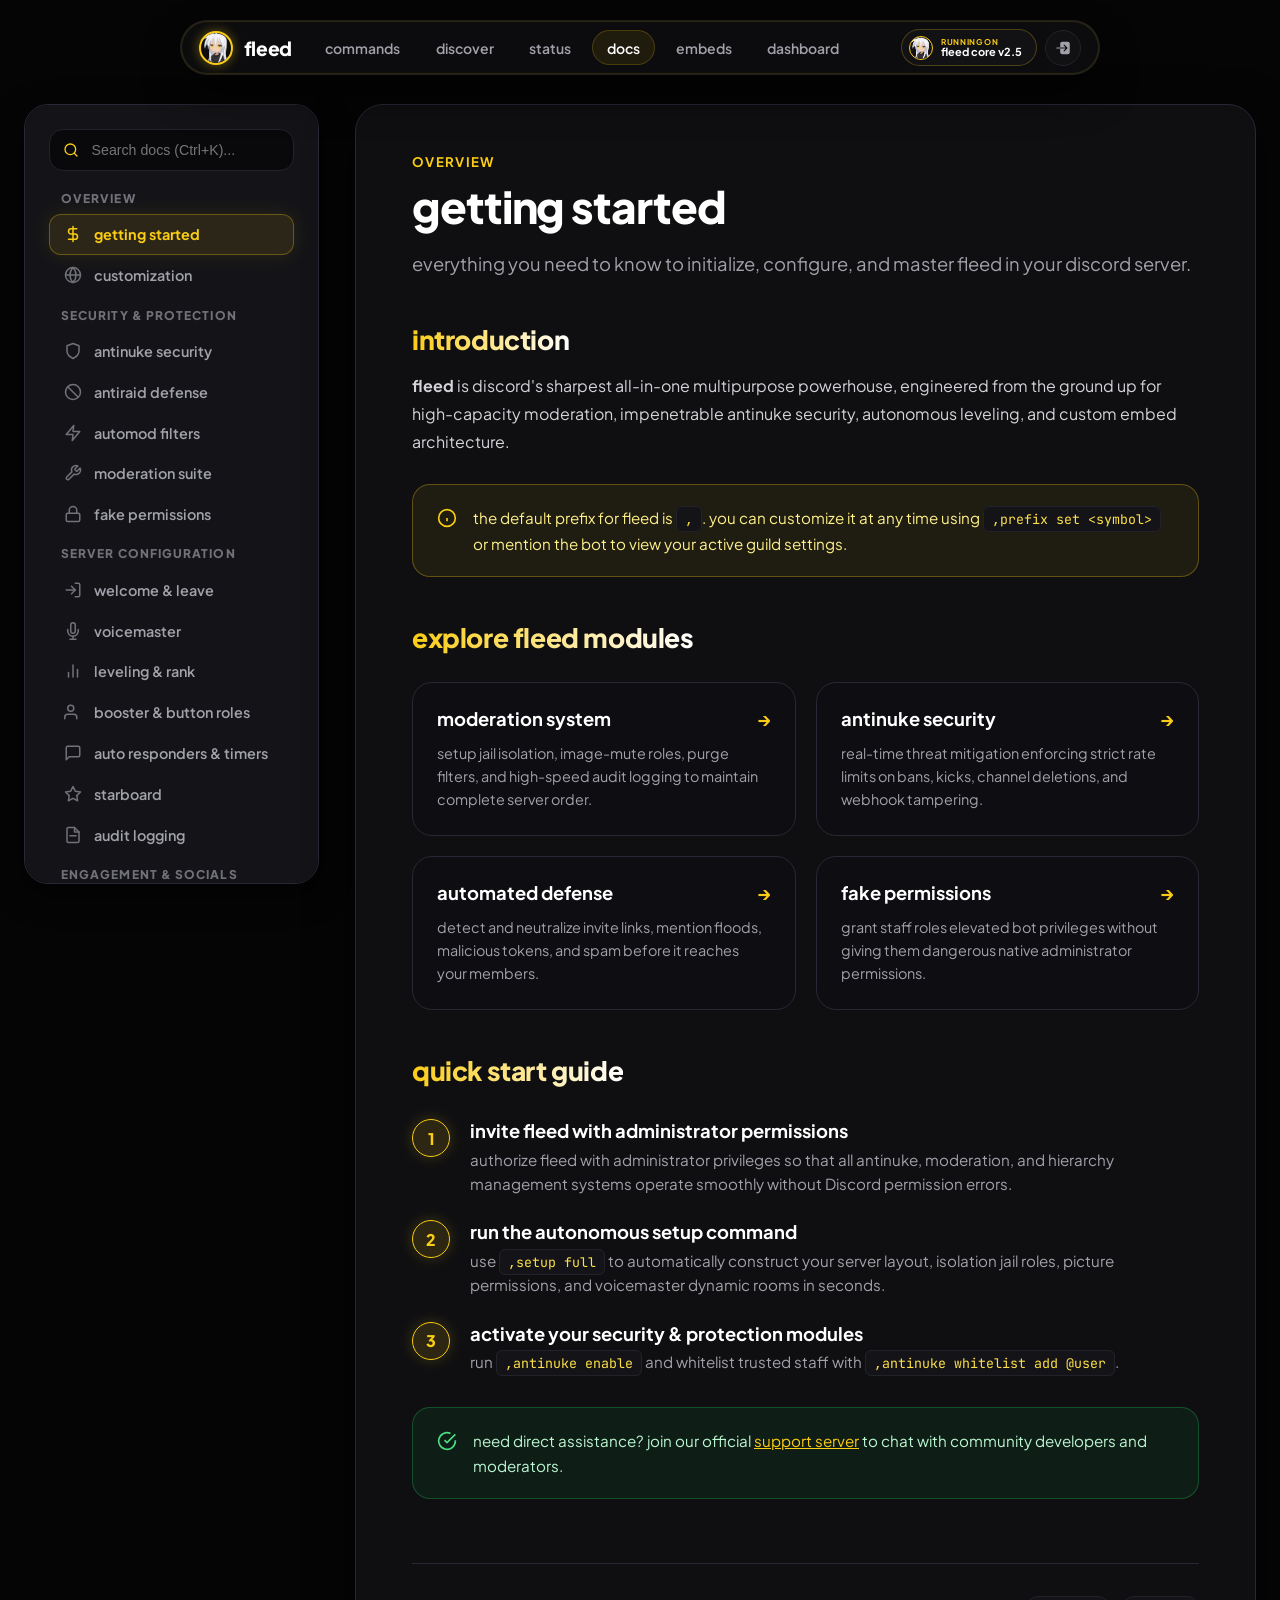
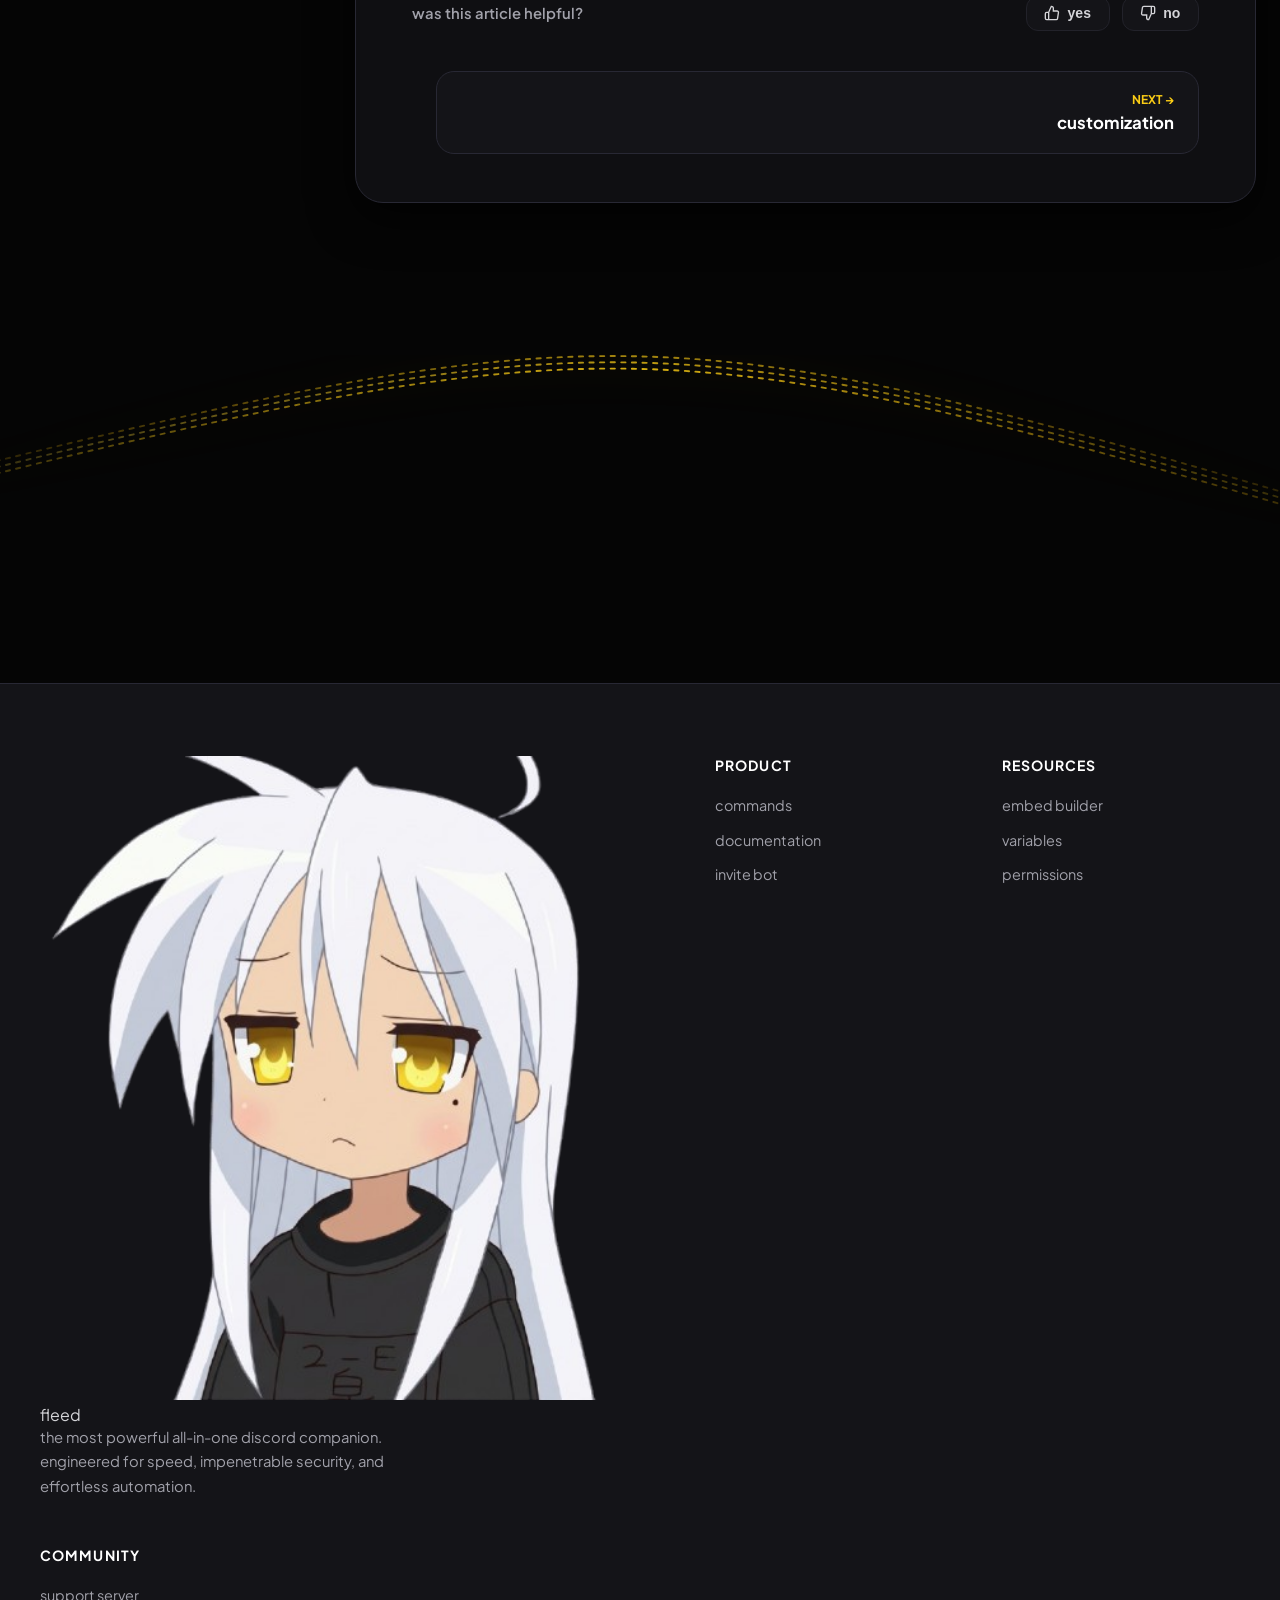
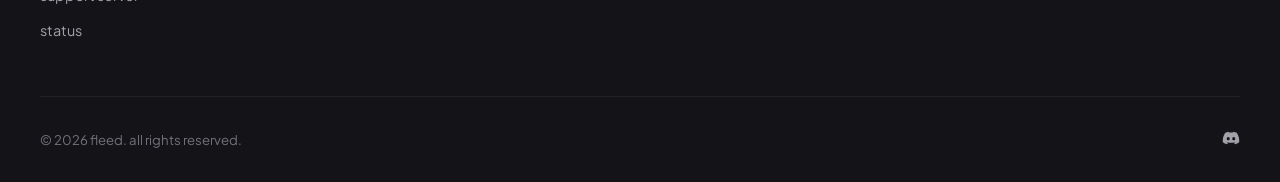
<file: docs.html>
<!DOCTYPE html>
<html lang="en" class="dark">
<head>
  <meta charset="UTF-8">
  <meta name="viewport" content="width=device-width, initial-scale=1.0">
  <title>fleed — documentation</title>
  <meta name="description" content="complete documentation, setup guides, and scripting reference for fleed discord bot.">
  <link rel="icon" href="./assets/fleed.png" type="image/png">
  <link rel="stylesheet" href="./style.css">
</head>
<body>

  <!-- Background Starfield Particle Canvas -->
  <canvas id="starfield"></canvas>
  <div class="bg-ambient-glow"></div>

  <!-- Floating Pill Navbar -->
  <div class="navbar-wrapper">
    <nav class="navbar-pill">
      <div class="nav-left">
        <a href="./index.html" class="brand-logo">
          <img src="./assets/fleed.png" alt="fleed">
          <span>fleed</span>
        </a>
        <a href="./commands.html" class="nav-link">commands</a>
        <a href="./index.html" class="nav-link">discover</a>
        <a href="https://discord.gg/fleed" class="nav-link" target="_blank" rel="noopener">status</a>
        <a href="./docs.html" class="nav-link active">docs</a>
        <a href="./embeds.html" class="nav-link">embeds</a>
        <a href="./dashboard.html" class="nav-link">dashboard</a>
      </div>

      <div class="nav-right">
        <a href="https://discord.com/api/oauth2/authorize?client_id=1531182961863557213&permissions=8&scope=bot%20applications.commands" target="_blank" rel="noopener" class="sponsor-badge">
          <img src="./assets/fleed.png" alt="fleed">
          <div class="sponsor-text">
            <span class="sub">running on</span>
            <span class="main">fleed core v2.5</span>
          </div>
        </a>

        <a href="./dashboard.html" class="btn-icon" aria-label="Dashboard">
          <svg stroke="currentColor" fill="currentColor" stroke-width="0" viewBox="0 0 512 512" height="18" width="18" xmlns="http://www.w3.org/2000/svg">
            <path d="M392 80H232a56.06 56.06 0 0 0-56 56v104h153.37l-52.68-52.69a16 16 0 0 1 22.62-22.62l80 80a16 16 0 0 1 0 22.62l-80 80a16 16 0 0 1-22.62-22.62L329.37 272H176v104c0 32.05 33.79 56 64 56h152a56.06 56.06 0 0 0 56-56V136a56.06 56.06 0 0 0-56-56zM80 240a16 16 0 0 0 0 32h96v-32z"></path>
          </svg>
        </a>
      </div>
    </nav>
  </div>

  <!-- Docs Layout Container (3-Column Experience) -->
  <div class="docs-layout-container">
    
    <!-- Sidebar Navigation Tree -->
    <aside class="docs-sidebar">
      <div class="docs-search-wrapper">
        <svg class="docs-search-icon" width="16" height="16" viewBox="0 0 24 24" fill="none" stroke="currentColor" stroke-width="2" stroke-linecap="round" stroke-linejoin="round">
          <circle cx="11" cy="11" r="8"></circle>
          <line x1="21" y1="21" x2="16.65" y2="16.65"></line>
        </svg>
        <input type="text" id="docSearch" class="docs-search-input" placeholder="Search docs (Ctrl+K)...">
      </div>

      <nav id="docsNavTree">
        <!-- Overview -->
        <div class="docs-sidebar-group">
          <div class="docs-sidebar-group-title">Overview</div>
          <a class="docs-nav-link active" onclick="loadDoc('getting-started')" data-doc="getting-started">
            <svg width="18" height="18" viewBox="0 0 24 24" fill="none" stroke="currentColor" stroke-width="2" stroke-linecap="round" stroke-linejoin="round"><path d="M12 2v20M17 5H9.5a3.5 3.5 0 0 0 0 7h5a3.5 3.5 0 0 1 0 7H6"></path></svg>
            <span>getting started</span>
          </a>
          <a class="docs-nav-link" onclick="loadDoc('customization')" data-doc="customization">
            <svg width="18" height="18" viewBox="0 0 24 24" fill="none" stroke="currentColor" stroke-width="2" stroke-linecap="round" stroke-linejoin="round"><circle cx="12" cy="12" r="10"></circle><path d="M12 2a14.5 14.5 0 0 0 0 20 14.5 14.5 0 0 0 0-20"></path><path d="M2 12h20"></path></svg>
            <span>customization</span>
          </a>
        </div>

        <!-- Security & Server Protection -->
        <div class="docs-sidebar-group">
          <div class="docs-sidebar-group-title">Security & Protection</div>
          <a class="docs-nav-link" onclick="loadDoc('antinuke')" data-doc="antinuke">
            <svg width="18" height="18" viewBox="0 0 24 24" fill="none" stroke="currentColor" stroke-width="2" stroke-linecap="round" stroke-linejoin="round"><path d="M12 22s8-4 8-10V5l-8-3-8 3v7c0 6 8 10 8 10z"></path></svg>
            <span>antinuke security</span>
          </a>
          <a class="docs-nav-link" onclick="loadDoc('antiraid')" data-doc="antiraid">
            <svg width="18" height="18" viewBox="0 0 24 24" fill="none" stroke="currentColor" stroke-width="2" stroke-linecap="round" stroke-linejoin="round"><circle cx="12" cy="12" r="10"></circle><line x1="4.93" y1="4.93" x2="19.07" y2="19.07"></line></svg>
            <span>antiraid defense</span>
          </a>
          <a class="docs-nav-link" onclick="loadDoc('automod')" data-doc="automod">
            <svg width="18" height="18" viewBox="0 0 24 24" fill="none" stroke="currentColor" stroke-width="2" stroke-linecap="round" stroke-linejoin="round"><polygon points="13 2 3 14 12 14 11 22 21 10 12 10 13 2"></polygon></svg>
            <span>automod filters</span>
          </a>
          <a class="docs-nav-link" onclick="loadDoc('moderation')" data-doc="moderation">
            <svg width="18" height="18" viewBox="0 0 24 24" fill="none" stroke="currentColor" stroke-width="2" stroke-linecap="round" stroke-linejoin="round"><path d="M14.7 6.3a1 1 0 0 0 0 1.4l1.6 1.6a1 1 0 0 0 1.4 0l3.77-3.77a6 6 0 0 1-7.94 7.94l-6.91 6.91a2.12 2.12 0 0 1-3-3l6.91-6.91a6 6 0 0 1 7.94-7.94l-3.76 3.76z"></path></svg>
            <span>moderation suite</span>
          </a>
          <a class="docs-nav-link" onclick="loadDoc('fakepermissions')" data-doc="fakepermissions">
            <svg width="18" height="18" viewBox="0 0 24 24" fill="none" stroke="currentColor" stroke-width="2" stroke-linecap="round" stroke-linejoin="round"><rect x="3" y="11" width="18" height="11" rx="2" ry="2"></rect><path d="M7 11V7a5 5 0 0 1 10 0v4"></path></svg>
            <span>fake permissions</span>
          </a>
        </div>

        <!-- Server Configuration & Architecture -->
        <div class="docs-sidebar-group">
          <div class="docs-sidebar-group-title">Server Configuration</div>
          <a class="docs-nav-link" onclick="loadDoc('welcome-leave')" data-doc="welcome-leave">
            <svg width="18" height="18" viewBox="0 0 24 24" fill="none" stroke="currentColor" stroke-width="2" stroke-linecap="round" stroke-linejoin="round"><path d="M15 3h4a2 2 0 0 1 2 2v14a2 2 0 0 1-2 2h-4"></path><polyline points="10 17 15 12 10 7"></polyline><line x1="15" y1="12" x2="3" y2="12"></line></svg>
            <span>welcome & leave</span>
          </a>
          <a class="docs-nav-link" onclick="loadDoc('voicemaster')" data-doc="voicemaster">
            <svg width="18" height="18" viewBox="0 0 24 24" fill="none" stroke="currentColor" stroke-width="2" stroke-linecap="round" stroke-linejoin="round"><path d="M12 1a3 3 0 0 0-3 3v8a3 3 0 0 0 6 0V4a3 3 0 0 0-3-3z"></path><path d="M19 10v2a7 7 0 0 1-14 0v-2"></path><line x1="12" y1="19" x2="12" y2="23"></line><line x1="8" y1="23" x2="16" y2="23"></line></svg>
            <span>voicemaster</span>
          </a>
          <a class="docs-nav-link" onclick="loadDoc('levels')" data-doc="levels">
            <svg width="18" height="18" viewBox="0 0 24 24" fill="none" stroke="currentColor" stroke-width="2" stroke-linecap="round" stroke-linejoin="round"><line x1="18" y1="20" x2="18" y2="10"></line><line x1="12" y1="20" x2="12" y2="4"></line><line x1="6" y1="20" x2="6" y2="14"></line></svg>
            <span>leveling & rank</span>
          </a>
          <a class="docs-nav-link" onclick="loadDoc('roles')" data-doc="roles">
            <svg width="18" height="18" viewBox="0 0 24 24" fill="none" stroke="currentColor" stroke-width="2" stroke-linecap="round" stroke-linejoin="round"><path d="M17 21v-2a4 4 0 0 0-4-4H5a4 4 0 0 0-4 4v2"></path><circle cx="9" cy="7" r="4"></circle></svg>
            <span>booster & button roles</span>
          </a>
          <a class="docs-nav-link" onclick="loadDoc('messages')" data-doc="messages">
            <svg width="18" height="18" viewBox="0 0 24 24" fill="none" stroke="currentColor" stroke-width="2" stroke-linecap="round" stroke-linejoin="round"><path d="M21 15a2 2 0 0 1-2 2H7l-4 4V5a2 2 0 0 1 2-2h14a2 2 0 0 1 2 2z"></path></svg>
            <span>auto responders & timers</span>
          </a>
          <a class="docs-nav-link" onclick="loadDoc('starboard')" data-doc="starboard">
            <svg width="18" height="18" viewBox="0 0 24 24" fill="none" stroke="currentColor" stroke-width="2" stroke-linecap="round" stroke-linejoin="round"><polygon points="12 2 15.09 8.26 22 9.27 17 14.14 18.18 21.02 12 17.77 5.82 21.02 7 14.14 2 9.27 8.91 8.26 12 2"></polygon></svg>
            <span>starboard</span>
          </a>
          <a class="docs-nav-link" onclick="loadDoc('logging')" data-doc="logging">
            <svg width="18" height="18" viewBox="0 0 24 24" fill="none" stroke="currentColor" stroke-width="2" stroke-linecap="round" stroke-linejoin="round"><path d="M14 2H6a2 2 0 0 0-2 2v16a2 2 0 0 0 2 2h12a2 2 0 0 0 2-2V8z"></path><polyline points="14 2 14 8 20 8"></polyline><line x1="16" y1="13" x2="8" y2="13"></line></svg>
            <span>audit logging</span>
          </a>
        </div>

        <!-- Entertainment, Economy & Socials -->
        <div class="docs-sidebar-group">
          <div class="docs-sidebar-group-title">Engagement & Socials</div>
          <a class="docs-nav-link" onclick="loadDoc('economy')" data-doc="economy">
            <svg width="18" height="18" viewBox="0 0 24 24" fill="none" stroke="currentColor" stroke-width="2" stroke-linecap="round" stroke-linejoin="round"><line x1="12" y1="1" x2="12" y2="23"></line><path d="M17 5H9.5a3.5 3.5 0 0 0 0 7h5a3.5 3.5 0 0 1 0 7H6"></path></svg>
            <span>economy & gambling</span>
          </a>
          <a class="docs-nav-link" onclick="loadDoc('lastfm')" data-doc="lastfm">
            <svg width="18" height="18" viewBox="0 0 24 24" fill="none" stroke="currentColor" stroke-width="2" stroke-linecap="round" stroke-linejoin="round"><path d="M3 18v-6a9 9 0 0 1 18 0v6"></path><path d="M21 19a2 2 0 0 1-2 2h-1a2 2 0 0 1-2-2v-3a2 2 0 0 1 2-2h3zM3 19a2 2 0 0 0 2 2h1a2 2 0 0 0 2-2v-3a2 2 0 0 0-2-2H3z"></path></svg>
            <span>last.fm music</span>
          </a>
          <a class="docs-nav-link" onclick="loadDoc('giveaways')" data-doc="giveaways">
            <svg width="18" height="18" viewBox="0 0 24 24" fill="none" stroke="currentColor" stroke-width="2" stroke-linecap="round" stroke-linejoin="round"><polyline points="20 12 20 22 4 22 4 12"></polyline><rect x="2" y="7" width="20" height="5"></rect><line x1="12" y1="22" x2="12" y2="7"></line></svg>
            <span>giveaways</span>
          </a>
          <a class="docs-nav-link" onclick="loadDoc('counting')" data-doc="counting">
            <svg width="18" height="18" viewBox="0 0 24 24" fill="none" stroke="currentColor" stroke-width="2" stroke-linecap="round" stroke-linejoin="round"><line x1="4" y1="9" x2="20" y2="9"></line><line x1="4" y1="15" x2="20" y2="15"></line><line x1="10" y1="3" x2="8" y2="21"></line><line x1="16" y1="3" x2="14" y2="21"></line></svg>
            <span>counting games</span>
          </a>
        </div>

        <!-- Scripting, Embeds & Developer Reference -->
        <div class="docs-sidebar-group">
          <div class="docs-sidebar-group-title">Scripting & Reference</div>
          <a class="docs-nav-link" onclick="loadDoc('embeds')" data-doc="embeds">
            <svg width="18" height="18" viewBox="0 0 24 24" fill="none" stroke="currentColor" stroke-width="2" stroke-linecap="round" stroke-linejoin="round"><polyline points="16 18 22 12 16 6"></polyline><polyline points="8 6 2 12 8 18"></polyline></svg>
            <span>custom embeds</span>
          </a>
          <a class="docs-nav-link" onclick="loadDoc('variables')" data-doc="variables">
            <svg width="18" height="18" viewBox="0 0 24 24" fill="none" stroke="currentColor" stroke-width="2" stroke-linecap="round" stroke-linejoin="round"><line x1="12" y1="2" x2="12" y2="22"></line><path d="M17 5H9.5a3.5 3.5 0 0 0 0 7h5a3.5 3.5 0 0 1 0 7H6"></path></svg>
            <span>dynamic variables</span>
          </a>
          <a class="docs-nav-link" onclick="loadDoc('permissions-ref')" data-doc="permissions-ref">
            <svg width="18" height="18" viewBox="0 0 24 24" fill="none" stroke="currentColor" stroke-width="2" stroke-linecap="round" stroke-linejoin="round"><path d="M12 22s8-4 8-10V5l-8-3-8 3v7c0 6 8 10 8 10z"></path></svg>
            <span>permissions reference</span>
          </a>
        </div>
      </nav>
    </aside>

    <!-- Main Content Dynamic Viewport -->
    <main class="docs-main-content" id="docViewport">
      <!-- Injected Dynamically via JS -->
    </main>

    <!-- Right Side: Floating "On This Page" Table of Contents -->
    <aside class="docs-toc" id="docToc">
      <div class="docs-toc-title">
        <svg width="14" height="14" viewBox="0 0 24 24" fill="none" stroke="currentColor" stroke-width="2"><line x1="8" y1="6" x2="21" y2="6"></line><line x1="8" y1="12" x2="21" y2="12"></line><line x1="8" y1="18" x2="21" y2="18"></line><line x1="3" y1="6" x2="3.01" y2="6"></line><line x1="3" y1="12" x2="3.01" y2="12"></line><line x1="3" y1="18" x2="3.01" y2="18"></line></svg>
        <span>on this page</span>
      </div>
      <ul class="docs-toc-list" id="docTocList">
        <!-- Dynamically Generated from Headings -->
      </ul>
    </aside>

  </div>

  <!-- Full Width Sine Wave Separator -->
  <div class="wave-divider">
    <svg viewBox="0 0 1508 230" fill="none" xmlns="http://www.w3.org/2000/svg" preserveAspectRatio="none">
      <path d="M1 150.533C647.552 -13.2082 742.359 -35.2261 1241.5 108.685C1319.05 131.042 1406.35 157.405 1507 187.863" stroke="url(#paint0_yellow_docs)" stroke-opacity="0.85" stroke-width="1.8" stroke-dasharray="3 5" stroke-linecap="round"></path>
      <path d="M1 144.533C647.552 -19.2082 742.359 -41.2261 1241.5 102.685C1319.05 125.042 1406.35 151.405 1507 181.863" stroke="url(#paint1_yellow_docs)" stroke-opacity="0.75" stroke-width="1.8" stroke-dasharray="3 5" stroke-linecap="round"></path>
      <path d="M1 138.533C647.552 -25.2082 742.359 -47.2261 1241.5 96.6845C1319.05 119.042 1406.35 145.405 1507 175.863" stroke="url(#paint2_yellow_docs)" stroke-opacity="0.65" stroke-width="1.8" stroke-dasharray="3 5" stroke-linecap="round"></path>
      <defs>
        <linearGradient id="paint0_yellow_docs" x1="1" y1="150" x2="1507" y2="150" gradientUnits="userSpaceOnUse">
          <stop offset="0" stop-color="#FACC15" stop-opacity="0.1"></stop>
          <stop offset="0.5" stop-color="#FACC15"></stop>
          <stop offset="1" stop-color="#EAB308" stop-opacity="0.1"></stop>
        </linearGradient>
        <linearGradient id="paint1_yellow_docs" x1="1" y1="144" x2="1507" y2="144" gradientUnits="userSpaceOnUse">
          <stop offset="0" stop-color="#FDE047" stop-opacity="0.1"></stop>
          <stop offset="0.5" stop-color="#FACC15"></stop>
          <stop offset="1" stop-color="#FACC15" stop-opacity="0.1"></stop>
        </linearGradient>
        <linearGradient id="paint2_yellow_docs" x1="1" y1="138" x2="1507" y2="138" gradientUnits="userSpaceOnUse">
          <stop offset="0" stop-color="#EAB308" stop-opacity="0.1"></stop>
          <stop offset="0.5" stop-color="#FACC15"></stop>
          <stop offset="1" stop-color="#EAB308" stop-opacity="0.1"></stop>
        </linearGradient>
      </defs>
    </svg>
  </div>

  <!-- Footer -->
  <footer class="footer">
    <div class="footer-container">
      <div class="footer-brand">
        <div class="footer-logo">
          <img src="./assets/fleed.png" alt="fleed">
          <span>fleed</span>
        </div>
        <p class="footer-desc">
          the most powerful all-in-one discord companion. engineered for speed, impenetrable security, and effortless automation.
        </p>
      </div>

      <div class="footer-col">
        <h3>product</h3>
        <ul>
          <li><a href="./commands.html">commands</a></li>
          <li><a href="./docs.html">documentation</a></li>
          <li><a href="https://discord.com/api/oauth2/authorize?client_id=1531182961863557213&permissions=8&scope=bot%20applications.commands" target="_blank">invite bot</a></li>
        </ul>
      </div>

      <div class="footer-col">
        <h3>resources</h3>
        <ul>
          <li><a href="./embeds.html">embed builder</a></li>
          <li><a href="./docs.html?page=variables">variables</a></li>
          <li><a href="./docs.html?page=fakepermissions">permissions</a></li>
        </ul>
      </div>

      <div class="footer-col">
        <h3>community</h3>
        <ul>
          <li><a href="https://discord.gg/fleed" target="_blank" rel="noopener">support server</a></li>
          <li><a href="https://discord.gg/fleed" target="_blank" rel="noopener">status</a></li>
        </ul>
      </div>
    </div>

    <div class="footer-bottom">
      <span>&copy; 2026 fleed. all rights reserved.</span>
      <div class="social-links">
        <a href="https://discord.gg/fleed" aria-label="Discord" target="_blank" rel="noopener">
          <svg stroke="currentColor" fill="currentColor" stroke-width="0" viewBox="0 0 640 512" height="18" width="18" xmlns="http://www.w3.org/2000/svg">
            <path d="M524.531,69.836a1.5,1.5,0,0,0-.764-.7A485.065,485.065,0,0,0,404.081,32.03a1.816,1.816,0,0,0-1.923.91,337.461,337.461,0,0,0-14.9,30.6,447.848,447.848,0,0,0-134.426,0,309.541,309.541,0,0,0-15.135-30.6,1.89,1.89,0,0,0-1.924-.91A483.689,483.689,0,0,0,116.085,69.137a1.712,1.712,0,0,0-.788.676C39.068,183.651,18.186,294.69,28.43,404.354a2.016,2.016,0,0,0,.765,1.375A487.666,487.666,0,0,0,176.02,479.918a1.9,1.9,0,0,0,2.063-.676A348.2,348.2,0,0,0,208.12,430.4a1.86,1.86,0,0,0-1.019-2.588,321.173,321.173,0,0,1-45.868-21.853,1.885,1.885,0,0,1-.185-3.126c3.082-2.309,6.166-4.711,9.109-7.137a1.819,1.819,0,0,1,1.9-.256c96.229,43.917,200.41,43.917,295.5,0a1.812,1.812,0,0,1,1.924.233c2.944,2.426,6.027,4.851,9.132,7.16a1.884,1.884,0,0,1-.162,3.126,301.407,301.407,0,0,1-45.89,21.83,1.875,1.875,0,0,0-1,2.611,391.055,391.055,0,0,0,30.014,48.815,1.864,1.864,0,0,0,2.063.7A486.048,486.048,0,0,0,610.7,405.729a1.882,1.882,0,0,0,.765-1.352C623.729,277.594,590.933,167.465,524.531,69.836ZM222.491,337.58c-28.972,0-52.844-26.587-52.844-59.239S193.056,219.1,222.491,219.1c29.665,0,53.306,26.82,52.843,59.239C275.334,310.993,251.924,337.58,222.491,337.58Zm195.38,0c-28.971,0-52.843-26.587-52.843-59.239S388.437,219.1,417.871,219.1c29.667,0,53.307,26.82,52.844,59.239C470.715,310.993,447.538,337.58,417.871,337.58Z"></path>
          </svg>
        </a>
      </div>
    </div>
  </footer>

  <!-- Toast Notification Container -->
  <div id="toast-container"></div>

  <!-- Interactive Starfield Canvas Script -->
  <script>
    const canvas = document.getElementById('starfield');
    const ctx = canvas.getContext('2d');
    let width, height, stars = [];
    let mouse = { x: null, y: null, radius: 140 };

    function resize() {
      width = canvas.width = window.innerWidth;
      height = canvas.height = window.innerHeight;
      createStars();
    }

    function createStars() {
      stars = [];
      const count = Math.floor((width * height) / 10000);
      for (let i = 0; i < count; i++) {
        stars.push({
          x: Math.random() * width,
          y: Math.random() * height,
          vx: (Math.random() - 0.5) * 0.4,
          vy: (Math.random() - 0.5) * 0.4,
          radius: Math.random() * 1.5 + 0.5,
          color: Math.random() > 0.4 ? 'rgba(250, 204, 21, ' + (Math.random() * 0.7 + 0.3) + ')' : 'rgba(255, 255, 255, ' + (Math.random() * 0.8 + 0.2) + ')'
        });
      }
    }

    window.addEventListener('mousemove', (e) => {
      mouse.x = e.x;
      mouse.y = e.y;
    });

    window.addEventListener('mouseout', () => {
      mouse.x = null;
      mouse.y = null;
    });

    function animate() {
      ctx.clearRect(0, 0, width, height);
      for (let i = 0; i < stars.length; i++) {
        let s = stars[i];
        s.x += s.vx;
        s.y += s.vy;
        if (s.x < 0) s.x = width;
        if (s.x > width) s.x = 0;
        if (s.y < 0) s.y = height;
        if (s.y > height) s.y = 0;

        ctx.beginPath();
        ctx.arc(s.x, s.y, s.radius, 0, Math.PI * 2);
        ctx.fillStyle = s.color;
        ctx.fill();

        for (let j = i + 1; j < stars.length; j++) {
          let s2 = stars[j];
          let dx = s.x - s2.x;
          let dy = s.y - s2.y;
          let dist = Math.sqrt(dx * dx + dy * dy);
          if (dist < 80) {
            ctx.beginPath();
            ctx.moveTo(s.x, s.y);
            ctx.lineTo(s2.x, s2.y);
            ctx.strokeStyle = `rgba(250, 204, 21, ${0.15 * (1 - dist / 80)})`;
            ctx.lineWidth = 0.6;
            ctx.stroke();
          }
        }

        if (mouse.x !== null) {
          let mdx = s.x - mouse.x;
          let mdy = s.y - mouse.y;
          let mdist = Math.sqrt(mdx * mdx + mdy * mdy);
          if (mdist < mouse.radius) {
            ctx.beginPath();
            ctx.moveTo(s.x, s.y);
            ctx.lineTo(mouse.x, mouse.y);
            ctx.strokeStyle = `rgba(250, 204, 21, ${0.35 * (1 - mdist / mouse.radius)})`;
            ctx.lineWidth = 0.8;
            ctx.stroke();
          }
        }
      }
      requestAnimationFrame(animate);
    }

    window.addEventListener('resize', resize);
    resize();
    animate();
  </script>

  <!-- Comprehensive Docs Database (Exhaustive Guides) -->
  <script>
    const docsDatabase = {
      "getting-started": {
        category: "Overview",
        title: "getting started",
        lead: "everything you need to know to initialize, configure, and master fleed in your discord server.",
        content: `
          <h2 id="introduction"><span class="highlight-container">introduction</span></h2>
          <p><strong>fleed</strong> is discord's sharpest all-in-one multipurpose powerhouse, engineered from the ground up for high-capacity moderation, impenetrable antinuke security, autonomous leveling, and custom embed architecture.</p>

          <div class="callout callout-info">
            <svg width="20" height="20" viewBox="0 0 24 24" fill="none" stroke="currentColor" stroke-width="2"><circle cx="12" cy="12" r="10"></circle><line x1="12" y1="16" x2="12" y2="12"></line><line x1="12" y1="8" x2="12.01" y2="8"></line></svg>
            <div>the default prefix for fleed is <code>,</code>. you can customize it at any time using <code>,prefix set &lt;symbol&gt;</code> or mention the bot to view your active guild settings.</div>
          </div>

          <h2 id="explore-modules"><span class="highlight-container">explore fleed modules</span></h2>
          <div class="docs-card-grid">
            <div class="docs-feature-card" onclick="loadDoc('moderation')">
              <h4>moderation system <span style="color: var(--yellow-primary);">→</span></h4>
              <p>setup jail isolation, image-mute roles, purge filters, and high-speed audit logging to maintain complete server order.</p>
            </div>
            <div class="docs-feature-card" onclick="loadDoc('antinuke')">
              <h4>antinuke security <span style="color: var(--yellow-primary);">→</span></h4>
              <p>real-time threat mitigation enforcing strict rate limits on bans, kicks, channel deletions, and webhook tampering.</p>
            </div>
            <div class="docs-feature-card" onclick="loadDoc('automod')">
              <h4>automated defense <span style="color: var(--yellow-primary);">→</span></h4>
              <p>detect and neutralize invite links, mention floods, malicious tokens, and spam before it reaches your members.</p>
            </div>
            <div class="docs-feature-card" onclick="loadDoc('fakepermissions')">
              <h4>fake permissions <span style="color: var(--yellow-primary);">→</span></h4>
              <p>grant staff roles elevated bot privileges without giving them dangerous native administrator permissions.</p>
            </div>
          </div>

          <h2 id="quick-start"><span class="highlight-container">quick start guide</span></h2>
          <div class="docs-steps">
            <div class="docs-step">
              <div class="docs-step-num">1</div>
              <div class="docs-step-body">
                <div class="docs-step-title">invite fleed with administrator permissions</div>
                <div class="docs-step-desc">authorize fleed with administrator privileges so that all antinuke, moderation, and hierarchy management systems operate smoothly without Discord permission errors.</div>
              </div>
            </div>

            <div class="docs-step">
              <div class="docs-step-num">2</div>
              <div class="docs-step-body">
                <div class="docs-step-title">run the autonomous setup command</div>
                <div class="docs-step-desc">use <code>,setup full</code> to automatically construct your server layout, isolation jail roles, picture permissions, and voicemaster dynamic rooms in seconds.</div>
              </div>
            </div>

            <div class="docs-step">
              <div class="docs-step-num">3</div>
              <div class="docs-step-body">
                <div class="docs-step-title">activate your security & protection modules</div>
                <div class="docs-step-desc">run <code>,antinuke enable</code> and whitelist trusted staff with <code>,antinuke whitelist add @user</code>.</div>
              </div>
            </div>
          </div>

          <div class="callout callout-tip">
            <svg width="20" height="20" viewBox="0 0 24 24" fill="none" stroke="currentColor" stroke-width="2"><path d="M22 11.08V12a10 10 0 1 1-5.93-9.14"></path><polyline points="22 4 12 14.01 9 11.01"></polyline></svg>
            <div>need direct assistance? join our official <a href="https://discord.gg/fleed" target="_blank" rel="noopener" style="color: #FACC15; text-decoration: underline;">support server</a> to chat with community developers and moderators.</div>
          </div>
        `,
        next: { id: "customization", title: "customization" }
      },

      "customization": {
        category: "Overview",
        title: "customization & identity",
        lead: "tailor fleed's visual identity, personal prefixes, and embed palettes to reflect your server's aesthetic.",
        content: `
          <h2 id="prefixes"><span class="highlight-container">custom server & personal prefixes</span></h2>
          <p>every server and individual user can establish their own custom command prefix.</p>
          <div class="code-block">
            <button class="btn-copy-code" onclick="copySnippet(',prefix set !')">copy</button>
            <pre><code>,prefix set &lt;symbol&gt;      # change the server-wide prefix
,selfprefix &lt;symbol&gt;       # set a personal prefix unique to you
,prefix reset              # reset server prefix back to comma (,)</code></pre>
          </div>

          <h2 id="colors"><span class="highlight-container">brand color overrides</span></h2>
          <p>override fleed's embed accent colors across all server responses using any hex color code.</p>
          <div class="code-block">
            <button class="btn-copy-code" onclick="copySnippet(',setcolor #FACC15')">copy</button>
            <pre><code>,setcolor #FACC15          # set electric yellow embed color
,setcolor reset            # reset to default obsidian black</code></pre>
          </div>

          <h2 id="invokes"><span class="highlight-container">custom command invokes</span></h2>
          <p>create custom responses when commands succeed or fail in specific channels.</p>
          <div class="code-block">
            <button class="btn-copy-code" onclick="copySnippet(',invoke ban {embed}$v{description: {user.mention} was banned from {guild.name}}')">copy</button>
            <pre><code>,invoke &lt;command&gt; &lt;embed_code&gt;   # set custom response embed for a command
,invoke reset &lt;command&gt;         # reset response back to default</code></pre>
          </div>
        `,
        prev: { id: "getting-started", title: "getting started" },
        next: { id: "antinuke", title: "antinuke security" }
      },

      "antinuke": {
        category: "Security & Protection",
        title: "antinuke security",
        lead: "impenetrable real-time server protection preventing rogue administrators from nuking your community.",
        content: `
          <h2 id="overview"><span class="highlight-container">how antinuke works</span></h2>
          <p>fleed monitors internal discord audit logs in real time (&lt; 15ms latency). when an administrative action exceeds your configured threshold (e.g. 2 channel deletions within 10 seconds), fleed immediately strips all roles from the offending account, isolates them, and bans them.</p>

          <div class="callout callout-warning">
            <svg width="20" height="20" viewBox="0 0 24 24" fill="none" stroke="currentColor" stroke-width="2"><path d="M10.29 3.86L1.82 18a2 2 0 0 0 1.71 3h16.94a2 2 0 0 0 1.71-3L13.71 3.86a2 2 0 0 0-3.42 0z"></path><line x1="12" y1="9" x2="12" y2="13"></line><line x1="12" y1="17" x2="12.01" y2="17"></line></svg>
            <div>ensure fleed's bot role is moved to the <strong>very top</strong> of your server role hierarchy so it has the authority to moderate rogue administrators and strip roles.</div>
          </div>

          <h2 id="protected-actions"><span class="highlight-container">protected audit actions</span></h2>
          <p>antinuke enforces strict rate limits across 9 individual sensitive Discord operations:</p>
          <ul style="list-style: square; padding-left: 1.5rem; color: #D4D4D8; line-height: 1.8; margin-bottom: 1.5rem;">
            <li><strong>channel deletion & creation</strong></li>
            <li><strong>role deletion, creation & permission escalation</strong></li>
            <li><strong>mass member ban & kick</strong></li>
            <li><strong>unauthorized bot addition</strong></li>
            <li><strong>webhook creation & deletion</strong></li>
            <li><strong>vanity url & guild updates</strong></li>
          </ul>

          <h2 id="commands"><span class="highlight-container">core antinuke commands</span></h2>
          <div class="code-block">
            <button class="btn-copy-code" onclick="copySnippet(',antinuke enable')">copy</button>
            <pre><code>,antinuke enable                      # activate antinuke protection
,antinuke settings                    # view active limits and punishments
,antinuke whitelist add @user         # whitelist trusted administrator
,antinuke whitelist remove @user      # revoke whitelist
,antinuke punishment &lt;ban|jail|strip&gt; # set punishment type</code></pre>
          </div>
        `,
        prev: { id: "customization", title: "customization" },
        next: { id: "antiraid", title: "antiraid defense" }
      },

      "antiraid": {
        category: "Security & Protection",
        title: "antiraid defense",
        lead: "detect and mitigate massive token raids, join floods, and bot invasions automatically.",
        content: `
          <h2 id="massjoin"><span class="highlight-container">mass join rate limiter</span></h2>
          <p>stop automated bot attacks before they send a single message. configure a maximum number of joins within a specific timeframe.</p>
          <div class="code-block">
            <button class="btn-copy-code" onclick="copySnippet(',antiraid massjoin 5 10')">copy</button>
            <pre><code>,antiraid massjoin 5 10       # trigger if 5 users join within 10 seconds
,antiraid defaultavatar on     # auto-kick accounts without custom avatars
,antiraid minage 3d           # require accounts to be at least 3 days old
,antiraid lockdown            # immediate manual server-wide lockdown</code></pre>
          </div>

          <h2 id="captcha"><span class="highlight-container">captcha & button verification</span></h2>
          <p>require new members to solve an interactive image or button verification before accessing channels.</p>
        `,
        prev: { id: "antinuke", title: "antinuke security" },
        next: { id: "automod", title: "automod filters" }
      },

      "automod": {
        category: "Security & Protection",
        title: "automod filters",
        lead: "autonomous chat filtering that blocks invites, mass mentions, and spam in milliseconds.",
        content: `
          <h2 id="filters"><span class="highlight-container">chat filters & rules</span></h2>
          <p>fleed provides modular automod filters with customizable strike thresholds.</p>
          <div class="code-block">
            <button class="btn-copy-code" onclick="copySnippet(',automod antiinvite on')">copy</button>
            <pre><code>,automod antiinvite &lt;on|off&gt;   # block unauthorized discord invite links
,automod antilink &lt;on|off&gt;     # block all external links
,automod antispam &lt;on|off&gt;     # block fast repeated messages
,automod antimention 5         # block messages with more than 5 mentions
,automod filter add &lt;word&gt;     # add phrase to blacklist</code></pre>
          </div>

          <h2 id="strikes"><span class="highlight-container">automated strike escalation</span></h2>
          <p>configure progressive punishments: 1st strike = warn, 2nd strike = 10m mute, 3rd strike = jail, 4th strike = ban.</p>
        `,
        prev: { id: "antiraid", title: "antiraid defense" },
        next: { id: "moderation", title: "moderation suite" }
      },

      "moderation": {
        category: "Security & Protection",
        title: "moderation suite",
        lead: "swift, precise tools to enforce server rules with full logging and role restoration.",
        content: `
          <h2 id="jail"><span class="highlight-container">isolation jail system</span></h2>
          <p>jailing removes all of a user's roles and confines them to a private <code>#jail</code> channel until unjailed. when unjailed, fleed automatically restores their exact roles.</p>
          <div class="code-block">
            <button class="btn-copy-code" onclick="copySnippet(',jail @user 1h trolling')">copy</button>
            <pre><code>,jail @user &lt;time&gt; &lt;reason&gt;    # isolate member in jail
,unjail @user                  # release member and restore original roles</code></pre>
          </div>

          <h2 id="mutes"><span class="highlight-container">timed, image & reaction mutes</span></h2>
          <div class="code-block">
            <button class="btn-copy-code" onclick="copySnippet(',imute @user 30m spamming images')">copy</button>
            <pre><code>,mute @user &lt;time&gt; &lt;reason&gt;    # full chat mute
,imute @user &lt;time&gt;            # block sending attachments and images
,rmute @user &lt;time&gt;            # block adding reactions</code></pre>
          </div>

          <h2 id="purge"><span class="highlight-container">advanced message purge</span></h2>
          <div class="code-block">
            <button class="btn-copy-code" onclick="copySnippet(',purge 50')">copy</button>
            <pre><code>,purge 100                     # purge last 100 messages
,purge user @user 50           # purge messages from specific user
,purge match &lt;text&gt; 50         # purge messages containing text
,purge bots 50                 # purge bot messages
,purge links 50                # purge messages containing URLs</code></pre>
          </div>
        `,
        prev: { id: "automod", title: "automod filters" },
        next: { id: "fakepermissions", title: "fake permissions" }
      },

      "fakepermissions": {
        category: "Security & Protection",
        title: "fake permissions",
        lead: "empower staff members with bot commands without granting dangerous discord permissions.",
        content: `
          <h2 id="concept"><span class="highlight-container">why fake permissions?</span></h2>
          <p>giving staff Discord's native <code>Manage Server</code> or <code>Administrator</code> permission exposes your server to malicious actions or compromised accounts. <strong>fake permissions</strong> lets you bind specific bot commands directly to a role without giving them raw Discord authority.</p>

          <h2 id="setup"><span class="highlight-container">managing fake permissions</span></h2>
          <div class="code-block">
            <button class="btn-copy-code" onclick="copySnippet(',fakeperms add @Moderator ban')">copy</button>
            <pre><code>,fakeperms add @Role &lt;perm&gt;    # grant command privilege (e.g. ban, kick, jail)
,fakeperms remove @Role &lt;perm&gt; # revoke permission
,fakeperms list @Role          # view assigned permissions
,fakeperms clear @Role         # clear all virtual permissions</code></pre>
          </div>
        `,
        prev: { id: "moderation", title: "moderation suite" },
        next: { id: "welcome-leave", title: "welcome & leave" }
      },

      "welcome-leave": {
        category: "Server Configuration",
        title: "welcome & leave automation",
        lead: "welcome new members and say goodbye with customizable embeds, DM greetings, and autoroles.",
        content: `
          <h2 id="welcome"><span class="highlight-container">welcome channel & embed</span></h2>
          <p>set a channel and embed template that fires whenever a member joins.</p>
          <div class="code-block">
            <button class="btn-copy-code" onclick="copySnippet(',welcome channel #welcome')">copy</button>
            <pre><code>,welcome channel #welcome     # set announcement channel
,welcome message {embed}$v{title: welcome {user.name}!}$v{description: member #{guild.count}}$v{color: #FACC15}
,welcome test                  # preview welcome message</code></pre>
          </div>

          <h2 id="leave"><span class="highlight-container">leave channel & embed</span></h2>
          <div class="code-block">
            <button class="btn-copy-code" onclick="copySnippet(',leave channel #goodbye')">copy</button>
            <pre><code>,leave channel #goodbye       # set goodbye channel
,leave message {embed}$v{description: {user.tag} left the server}</code></pre>
          </div>
        `,
        prev: { id: "fakepermissions", title: "fake permissions" },
        next: { id: "voicemaster", title: "voicemaster" }
      },

      "voicemaster": {
        category: "Server Configuration",
        title: "voicemaster dynamic voice",
        lead: "temporary, join-to-create voice channels that members can completely customize.",
        content: `
          <h2 id="how-it-works"><span class="highlight-container">join to create channels</span></h2>
          <p>when a user joins the <code>➕ create voice</code> channel, fleed automatically spawns a temporary voice room and grants the user complete ownership control.</p>
          <div class="code-block">
            <button class="btn-copy-code" onclick="copySnippet(',vc lock')">copy</button>
            <pre><code>,vc lock                       # lock channel so only permitted users can join
,vc unlock                     # unlock channel
,vc limit &lt;number&gt;             # set max member limit
,vc name &lt;new name&gt;            # rename voice channel
,vc ghost                      # hide channel from server view
,vc permit @user               # allow specific member to join
,vc reject @user               # disconnect & ban member from your room
,vc claim                      # claim channel ownership if owner left</code></pre>
          </div>
        `,
        prev: { id: "welcome-leave", title: "welcome & leave" },
        next: { id: "levels", title: "leveling & rank" }
      },

      "levels": {
        category: "Server Configuration",
        title: "leveling & progression",
        lead: "reward active chatting and voice participation with customizable XP, ranks, and role rewards.",
        content: `
          <h2 id="commands"><span class="highlight-container">leveling commands</span></h2>
          <div class="code-block">
            <button class="btn-copy-code" onclick="copySnippet(',rank')">copy</button>
            <pre><code>,rank [@user]                  # view current level & XP card
,leaderboard                   # view top active members
,level rewards add &lt;lvl&gt; @role # automatically grant role at level
,level channel #level-ups      # set custom level up announcements channel
,level multiplier 2 #chat      # set 2x XP in specific channel</code></pre>
          </div>
        `,
        prev: { id: "voicemaster", title: "voicemaster" },
        next: { id: "roles", title: "booster & button roles" }
      },

      "roles": {
        category: "Server Configuration",
        title: "booster & button roles",
        lead: "reward nitro boosters with personal custom roles and provide interactive button role menus.",
        content: `
          <h2 id="booster-roles"><span class="highlight-container">nitro booster personal roles</span></h2>
          <p>give server boosters the autonomy to create and customize their own role without staff intervention.</p>
          <div class="code-block">
            <button class="btn-copy-code" onclick="copySnippet(',boosterrole create my role')">copy</button>
            <pre><code>,boosterrole create &lt;name&gt;    # create personal booster role
,boosterrole color #FACC15    # change role color
,boosterrole icon &lt;url&gt;       # set custom role icon
,boosterrole rename &lt;name&gt;    # rename role</code></pre>
          </div>

          <h2 id="button-roles"><span class="highlight-container">interactive button roles</span></h2>
          <p>attach clickable buttons to any embed message so members can claim announcement or vanity roles with one click.</p>
        `,
        prev: { id: "levels", title: "leveling & rank" },
        next: { id: "messages", title: "auto responders & timers" }
      },

      "messages": {
        category: "Server Configuration",
        title: "auto responders & timers",
        lead: "schedule recurring automated announcements and trigger instant replies to keywords.",
        content: `
          <h2 id="auto-responders"><span class="highlight-container">auto responders</span></h2>
          <p>respond to trigger words or exact phrases with text or custom embeds.</p>
          <div class="code-block">
            <button class="btn-copy-code" onclick="copySnippet(',autoresponder add rules make sure to check #rules!')">copy</button>
            <pre><code>,autoresponder add &lt;trigger&gt; &lt;response&gt;  # create auto responder
,autoresponder list                      # list active responders
,autoresponder remove &lt;trigger&gt;          # remove responder</code></pre>
          </div>

          <h2 id="timers"><span class="highlight-container">recurring message timers</span></h2>
          <p>post automated recurring reminders on interval loops.</p>
          <div class="code-block">
            <button class="btn-copy-code" onclick="copySnippet(',timer add #chat 1h don\\'t forget to boost the server!')">copy</button>
            <pre><code>,timer add #channel &lt;interval&gt; &lt;message&gt; # create automated timer
,timer list                              # view running timers
,timer remove &lt;id&gt;                       # delete timer</code></pre>
          </div>
        `,
        prev: { id: "roles", title: "booster & button roles" },
        next: { id: "starboard", title: "starboard" }
      },

      "starboard": {
        category: "Server Configuration",
        title: "starboard system",
        lead: "showcase popular community messages highlighted by reaction votes.",
        content: `
          <h2 id="setup"><span class="highlight-container">starboard setup</span></h2>
          <p>when a message receives enough star reactions, fleed embeds it in your starboard channel.</p>
          <div class="code-block">
            <button class="btn-copy-code" onclick="copySnippet(',starboard channel #starboard')">copy</button>
            <pre><code>,starboard channel #starboard # set starboard channel
,starboard threshold 3        # minimum stars required to post
,starboard emoji ⭐           # customize star emoji</code></pre>
          </div>
        `,
        prev: { id: "messages", title: "auto responders & timers" },
        next: { id: "logging", title: "audit logging" }
      },

      "logging": {
        category: "Server Configuration",
        title: "audit logging streams",
        lead: "detailed real-time logging for server changes, message edits, voice sessions, and roles.",
        content: `
          <h2 id="streams"><span class="highlight-container">6 audit log streams</span></h2>
          <p>assign specific logging channels for all categories:</p>
          <div class="code-block">
            <button class="btn-copy-code" onclick="copySnippet(',logs all #logs')">copy</button>
            <pre><code>,logs messages #chat-logs      # deleted & edited messages
,logs members #member-logs     # joins, leaves, avatar updates
,logs voice #voice-logs        # voice joins, leaves, mutes
,logs roles #role-logs         # role creations, edits, assignments
,logs server #server-logs      # channel, emoji & vanity updates
,logs all #logs                # bind all log events to one channel</code></pre>
          </div>
        `,
        prev: { id: "starboard", title: "starboard" },
        next: { id: "economy", title: "economy & gambling" }
      },

      "economy": {
        category: "Engagement & Socials",
        title: "economy & gambling",
        lead: "multi-tier currency system featuring work, jobs, gambling, robberies, and server shops.",
        content: `
          <h2 id="commands"><span class="highlight-container">economy commands</span></h2>
          <div class="code-block">
            <button class="btn-copy-code" onclick="copySnippet(',daily')">copy</button>
            <pre><code>,balance [@user]               # view cash and bank balance
,daily                         # claim daily reward
,work                          # work shifts for currency
,rob @user                     # attempt to rob user's cash
,slots &lt;amount&gt;                # spin slot machine
,blackjack &lt;amount&gt;            # play blackjack against dealer
,coinflip &lt;heads|tails&gt; &lt;amt&gt;  # 50/50 double-or-nothing</code></pre>
          </div>
        `,
        prev: { id: "logging", title: "audit logging streams" },
        next: { id: "lastfm", title: "last.fm music" }
      },

      "lastfm": {
        category: "Engagement & Socials",
        title: "last.fm music tracking",
        lead: "track music scrobbles, display rich now-playing cards, and share listening charts.",
        content: `
          <h2 id="np"><span class="highlight-container">now playing cards</span></h2>
          <p>link your Last.fm profile to display real-time listening cards with album art and play counts.</p>
          <div class="code-block">
            <button class="btn-copy-code" onclick="copySnippet(',lastfm set username')">copy</button>
            <pre><code>,lastfm set &lt;username&gt;        # link Last.fm account
,np                            # display current track with album art
,topartists [7d|1m|1y|all]     # view your top artists chart
,topalbums [7d|1m|1y|all]      # view your top albums chart
,whoknows &lt;artist&gt;             # view who listens to an artist in server</code></pre>
          </div>
        `,
        prev: { id: "economy", title: "economy & gambling" },
        next: { id: "giveaways", title: "giveaways" }
      },

      "giveaways": {
        category: "Engagement & Socials",
        title: "giveaways system",
        lead: "host engagement-driven giveaways with role requirements, bonus multipliers, and button joins.",
        content: `
          <h2 id="commands"><span class="highlight-container">giveaway commands</span></h2>
          <div class="code-block">
            <button class="btn-copy-code" onclick="copySnippet(',gstart 24h 1 Nitro Classic')">copy</button>
            <pre><code>,gstart &lt;time&gt; &lt;winners&gt; &lt;prize&gt; # start button giveaway
,gend &lt;message_id&gt;               # end giveaway early
,greroll &lt;message_id&gt;            # pick new winners</code></pre>
          </div>
        `,
        prev: { id: "lastfm", title: "last.fm music" },
        next: { id: "counting", title: "counting games" }
      },

      "counting": {
        category: "Engagement & Socials",
        title: "counting channels",
        lead: "gamify chat engagement with dedicated counting channels and high score streaks.",
        content: `
          <h2 id="setup"><span class="highlight-container">counting setup</span></h2>
          <div class="code-block">
            <button class="btn-copy-code" onclick="copySnippet(',counting channel #counting')">copy</button>
            <pre><code>,counting channel #channel    # bind channel to counting game
,counting stats               # view current streak and all-time record</code></pre>
          </div>
        `,
        prev: { id: "giveaways", title: "giveaways" },
        next: { id: "embeds", title: "custom embeds" }
      },

      "embeds": {
        category: "Scripting & Reference",
        title: "custom embed scripting",
        lead: "build complex, rich interactive Discord embeds using fleed's tag scripting engine.",
        content: `
          <h2 id="syntax"><span class="highlight-container">embed syntax reference</span></h2>
          <p>fleed uses clean, tag-based scripting to compose multi-field embeds.</p>
          <div class="code-block">
            <button class="btn-copy-code" onclick="copySnippet('{embed}$v{title: welcome to {guild.name}}$v{description: make sure to read rules in {channel}}$v{color: #FACC15}')">copy</button>
            <pre><code>{embed}
$v{title: welcome to {guild.name}}
$v{description: make sure to verify and grab roles in {channel}}
$v{color: #FACC15}
$v{thumbnail: {user.avatar}}
$v{image: https://example.com/banner.png}
$v{author: {user.name} && {user.avatar}}
$v{footer: member #{guild.count}}</code></pre>
          </div>

          <h2 id="simulator"><span class="highlight-container">interactive embed simulator</span></h2>
          <p>type or edit your custom embed script below to see a real-time Discord bot preview:</p>
          <div class="discord-simulator-wrapper">
            <div class="discord-sim-header">
              <span class="discord-sim-title">
                <svg width="18" height="18" viewBox="0 0 24 24" fill="none" stroke="currentColor" stroke-width="2"><polyline points="16 18 22 12 16 6"></polyline><polyline points="8 6 2 12 8 18"></polyline></svg>
                <span>live script editor</span>
              </span>
              <div class="discord-template-pills">
                <button type="button" class="discord-template-btn" onclick="loadEmbedPreset('welcome')">welcome preset</button>
                <button type="button" class="discord-template-btn" onclick="loadEmbedPreset('booster')">booster preset</button>
                <button type="button" class="discord-template-btn" onclick="loadEmbedPreset('rules')">rules preset</button>
                <button type="button" class="discord-template-btn" onclick="loadEmbedPreset('lastfm')">last.fm preset</button>
              </div>
            </div>

            <textarea id="embedTesterInput" class="discord-textarea" oninput="renderEmbedLive()" placeholder="{embed}$v{title: welcome to {guild.name}}$v{description: make sure to read rules in {channel}}$v{color: #FACC15}"></textarea>

            <div class="discord-msg-preview">
              <img src="./assets/fleed.png" alt="fleed" class="discord-avatar-img">
              <div class="discord-msg-body">
                <div class="discord-msg-meta">
                  <span class="discord-author-name">fleed</span>
                  <span class="discord-bot-tag">BOT</span>
                  <span class="discord-msg-timestamp">Today at 8:30 PM</span>
                </div>

                <div id="embedPreviewCard" class="discord-embed-card">
                  <!-- Generated Dynamically -->
                </div>
              </div>
            </div>
          </div>
        `,
        prev: { id: "counting", title: "counting games" },
        next: { id: "variables", title: "dynamic variables" }
      },

      "variables": {
        category: "Scripting & Reference",
        title: "dynamic variables reference",
        lead: "complete reference list of dynamic placeholders for embeds, welcome messages, and responders.",
        content: `
          <h2 id="user-variables"><span class="highlight-container">user variables</span></h2>
          <div class="code-block">
            <pre><code>{user}              # username (e.g. daniel)
{user.mention}      # &lt;@123456789&gt;
{user.tag}          # daniel#0000
{user.id}           # 1531182961863557213
{user.avatar}       # user profile avatar url
{user.created_at}   # account creation date
{user.joined_at}    # server join date</code></pre>
          </div>

          <h2 id="server-variables"><span class="highlight-container">server variables</span></h2>
          <div class="code-block">
            <pre><code>{guild.name}        # server name
{guild.count}       # total server member count
{guild.id}          # server ID
{guild.icon}        # server icon URL
{guild.boosts}      # total boost count
{guild.boost_tier}  # boost level tier (1, 2, or 3)
{guild.owner}       # server owner mention</code></pre>
          </div>
        `,
        prev: { id: "embeds", title: "custom embeds" },
        next: { id: "permissions-ref", title: "permissions reference" }
      },

      "permissions-ref": {
        category: "Scripting & Reference",
        title: "permissions reference",
        lead: "complete node catalogue of every bot permission node available within fleed's fake permissions system.",
        content: `
          <h2 id="moderation-nodes"><span class="highlight-container">moderation nodes</span></h2>
          <div class="code-block">
            <pre><code>ban                 # ability to ban and unban members
kick                # ability to kick members
jail                # ability to jail and unjail members
mute                # ability to mute, imute, and rmute members
timeout             # ability to apply discord timeouts
purge               # bulk message deletion</code></pre>
          </div>

          <h2 id="utility-nodes"><span class="highlight-container">utility & management nodes</span></h2>
          <div class="code-block">
            <pre><code>manage_roles        # assign and remove permitted roles
manage_channels     # lock, unlock, and slowmode channels
voicemaster_admin   # override voicemaster room ownership
giveaway_admin      # create and end giveaways</code></pre>
          </div>
        `,
        prev: { id: "variables", title: "dynamic variables" }
      }
    };

    function showToast(msg) {
      const container = document.getElementById('toast-container');
      const toast = document.createElement('div');
      toast.className = 'toast';
      toast.innerHTML = `<svg stroke="currentColor" fill="currentColor" stroke-width="0" viewBox="0 0 512 512" height="16" width="16" color="#FACC15"><path d="M256 48C141.31 48 48 141.31 48 256s93.31 208 208 208 208-93.31 208-208S370.69 48 256 48zm108.25 138.29l-134.4 160a16 16 0 01-12 5.71h-.27a16 16 0 01-11.89-5.3l-57.6-64a16 16 0 1123.78-21.4l45.29 50.32 122.59-145.91a16 16 0 0124.5 20.58z"></path></svg> <span>${msg}</span>`;
      container.appendChild(toast);
      setTimeout(() => {
        toast.remove();
      }, 2500);
    }

    function copySnippet(text) {
      navigator.clipboard.writeText(text);
      showToast("copied snippet to clipboard!");
    }

    function loadDoc(docId) {
      const doc = docsDatabase[docId] || docsDatabase["getting-started"];
      const viewport = document.getElementById('docViewport');

      // Update active sidebar link
      document.querySelectorAll('.docs-nav-link').forEach(link => {
        if (link.getAttribute('data-doc') === docId) {
          link.classList.add('active');
        } else {
          link.classList.remove('active');
        }
      });

      // Update URL query without page refresh
      const url = new URL(window.location);
      url.searchParams.set('page', docId);
      window.history.replaceState({}, '', url);

      // Render documentation article
      let paginationHtml = '<div class="docs-pagination">';
      if (doc.prev) {
        paginationHtml += `
          <a class="docs-page-nav-btn" onclick="loadDoc('${doc.prev.id}')">
            <span class="docs-page-nav-sub">← Previous</span>
            <span class="docs-page-nav-title">${doc.prev.title}</span>
          </a>
        `;
      } else {
        paginationHtml += '<div></div>';
      }

      if (doc.next) {
        paginationHtml += `
          <a class="docs-page-nav-btn" style="text-align: right;" onclick="loadDoc('${doc.next.id}')">
            <span class="docs-page-nav-sub">Next →</span>
            <span class="docs-page-nav-title">${doc.next.title}</span>
          </a>
        `;
      }
      paginationHtml += '</div>';

      viewport.innerHTML = `
        <div class="docs-eyebrow">${doc.category}</div>
        <h1 class="docs-title">${doc.title}</h1>
        <p class="docs-lead">${doc.lead}</p>
        
        <div class="docs-content-body">
          ${doc.content}
        </div>

        <div class="docs-feedback-toolbar">
          <span class="docs-feedback-label">was this article helpful?</span>
          <div class="docs-feedback-btns">
            <button class="docs-btn-rate" onclick="rateHelpful(true)">
              <svg width="16" height="16" viewBox="0 0 24 24" fill="none" stroke="currentColor" stroke-width="2"><path d="M14 9V5a3 3 0 0 0-3-3l-4 9v11h11.28a2 2 0 0 0 2-1.7l1.38-9a2 2 0 0 0-2-2.3zM7 22H4a2 2 0 0 1-2-2v-7a2 2 0 0 1 2-2h3"></path></svg>
              <span>yes</span>
            </button>
            <button class="docs-btn-rate" onclick="rateHelpful(false)">
              <svg width="16" height="16" viewBox="0 0 24 24" fill="none" stroke="currentColor" stroke-width="2"><path d="M10 15v4a3 3 0 0 0 3 3l4-9V2H5.72a2 2 0 0 0-2 1.7l-1.38 9a2 2 0 0 0 2 2.3zm7-13h3a2 2 0 0 1 2 2v7a2 2 0 0 1-2 2h-3"></path></svg>
              <span>no</span>
            </button>
          </div>
        </div>

        ${paginationHtml}
      `;

      // Generate Table of Contents from H2 elements
      generateToc();

      if (docId === 'embeds') {
        const textarea = document.getElementById('embedTesterInput');
        if (textarea && !textarea.value) {
          textarea.value = `{embed}\n$v{title: welcome to {guild.name}}\n$v{description: make sure to read rules in {channel}}\n$v{color: #FACC15}\n$v{thumbnail: {user.avatar}}\n$v{footer: member #{guild.count}}`;
        }
        renderEmbedLive();
      }

      window.scrollTo({ top: 0, behavior: 'smooth' });
    }

    function generateToc() {
      const tocList = document.getElementById('docTocList');
      const headings = document.querySelectorAll('.docs-content-body h2');
      if (!headings || headings.length === 0) {
        tocList.innerHTML = '<li class="docs-toc-item"><a href="#overview">Overview</a></li>';
        return;
      }

      let tocHtml = '';
      headings.forEach((h, index) => {
        const id = h.id || `section-${index}`;
        h.id = id;
        const text = h.innerText.replace('→', '').trim();
        tocHtml += `
          <li class="docs-toc-item ${index === 0 ? 'active' : ''}">
            <a href="#${id}" onclick="smoothScrollToHeading(event, '${id}')">${text}</a>
          </li>
        `;
      });
      tocList.innerHTML = tocHtml;
    }

    function smoothScrollToHeading(e, id) {
      e.preventDefault();
      const el = document.getElementById(id);
      if (el) {
        el.scrollIntoView({ behavior: 'smooth', block: 'start' });
        document.querySelectorAll('.docs-toc-item').forEach(item => item.classList.remove('active'));
        e.target.parentElement.classList.add('active');
      }
    }

    function rateHelpful(isYes) {
      showToast(isYes ? "thanks for your feedback! ⭐" : "thanks for letting us know!");
    }

    const embedPresets = {
      welcome: `{embed}
$v{author: welcome to the server! && ./assets/fleed.png}
$v{title: welcome to {guild.name}}
$v{description: hey {user.mention}, make sure to grab your vanity roles and review the guidelines in {channel}.}
$v{thumbnail: {user.avatar}}
$v{color: #FACC15}
$v{footer: member #{guild.count} • enjoy your stay}`,
      booster: `{embed}
$v{title: 💎 new server booster!}
$v{description: {user.mention} just boosted **{guild.name}**! they unlocked exclusive perks and a personal booster role.}
$v{color: #F47FFF}
$v{thumbnail: ./assets/fleed.png}
$v{footer: total boosts: 24 (level 3)}`,
      rules: `{embed}
$v{title: 📜 server guidelines & rules}
$v{description: **1.** treat all members with respect.
**2.** no unauthorized advertising or direct message invites.
**3.** keep bot commands confined to designated channels.
**4.** follow discord terms of service at all times.}
$v{color: #FACC15}
$v{footer: {guild.name} staff team}`,
      lastfm: `{embed}
$v{author: {user.name} is now playing && ./assets/fleed.png}
$v{title: Starboy (feat. Daft Punk)}
$v{description: by **The Weeknd** on *Starboy*
scrobbles: \`1,284 plays\`}
$v{color: #EAB308}
$v{thumbnail: ./assets/fleed.png}
$v{footer: Last.fm integration}`
    };

    function loadEmbedPreset(presetKey) {
      const textarea = document.getElementById('embedTesterInput');
      if (textarea && embedPresets[presetKey]) {
        textarea.value = embedPresets[presetKey];
        renderEmbedLive();
        showToast(`loaded ${presetKey} preset!`);
      }
    }

    function renderEmbedLive() {
      const inputEl = document.getElementById('embedTesterInput');
      const card = document.getElementById('embedPreviewCard');
      if (!inputEl || !card) return;

      const raw = inputEl.value;
      const parsed = parseEmbedScript(raw);

      let html = '';
      card.style.borderLeftColor = parsed.color || '#FACC15';

      if (parsed.authorName) {
        html += `
          <div class="discord-embed-author">
            ${parsed.authorIcon ? `<img src="${parsed.authorIcon}" class="discord-embed-author-icon" alt="">` : ''}
            <span>${escapeHtml(parsed.authorName)}</span>
          </div>
        `;
      }

      if (parsed.thumbnail) {
        html += `<img src="${parsed.thumbnail}" class="discord-embed-thumbnail" alt="">`;
      }

      if (parsed.title) {
        html += `<div class="discord-embed-title">${renderMarkdown(parsed.title)}</div>`;
      }

      if (parsed.description) {
        html += `<div class="discord-embed-desc">${renderMarkdown(parsed.description)}</div>`;
      }

      if (parsed.image) {
        html += `<img src="${parsed.image}" class="discord-embed-image" alt="">`;
      }

      if (parsed.footerText) {
        html += `
          <div class="discord-embed-footer">
            ${parsed.footerIcon ? `<img src="${parsed.footerIcon}" class="discord-embed-footer-icon" alt="">` : ''}
            <span>${escapeHtml(parsed.footerText)}</span>
          </div>
        `;
      }

      card.innerHTML = html;
    }

    function parseEmbedScript(script) {
      const embed = {
        color: '#FACC15',
        title: '',
        description: '',
        authorName: '',
        authorIcon: '',
        thumbnail: '',
        image: '',
        footerText: '',
        footerIcon: ''
      };

      if (!script) return embed;

      // Realistic mock variables replacement
      const vars = {
        '{user}': 'daniel',
        '{user.name}': 'daniel',
        '{user.mention}': '<span class="discord-mention">@daniel</span>',
        '{user.id}': '1531182961863557213',
        '{user.avatar}': './assets/fleed.png',
        '{user.tag}': 'daniel#0000',
        '{guild.name}': "Angel's Lounge",
        '{guild.count}': '12,450',
        '{channel}': '<span class="discord-mention">#rules</span>',
        '{channel.name}': 'rules'
      };

      let text = script;
      for (const [k, v] of Object.entries(vars)) {
        text = text.split(k).join(v);
      }

      // Parse $v{key: val} with multi-character lookaheads
      const parts = text.split('$v{');
      for (let i = 0; i < parts.length; i++) {
        let p = parts[i];
        if (!p || p === '{embed}' || p === '{embed}\n') continue;
        
        // Find closing brace of tag
        const closeIdx = p.lastIndexOf('}');
        const tagBody = (closeIdx !== -1) ? p.substring(0, closeIdx) : p;
        const colonIdx = tagBody.indexOf(':');
        if (colonIdx === -1) continue;

        const key = tagBody.substring(0, colonIdx).trim().toLowerCase();
        const val = tagBody.substring(colonIdx + 1).trim();

        if (key === 'title') embed.title = val;
        else if (key === 'description' || key === 'desc') embed.description = val;
        else if (key === 'color') embed.color = val.startsWith('#') ? val : `#${val}`;
        else if (key === 'thumbnail') embed.thumbnail = val.includes('http') || val.includes('./') ? val : './assets/fleed.png';
        else if (key === 'image') embed.image = val;
        else if (key === 'author') {
          const authParts = val.split('&&').map(s => s.trim());
          embed.authorName = authParts[0] || '';
          embed.authorIcon = authParts[1] || '';
        } else if (key === 'footer') {
          const footParts = val.split('&&').map(s => s.trim());
          embed.footerText = footParts[0] || '';
          embed.footerIcon = footParts[1] || '';
        }
      }

      // Fallback if raw text
      if (!embed.title && !embed.description) {
        embed.description = text.replace('{embed}', '').trim();
      }

      return embed;
    }

    function renderMarkdown(str) {
      if (!str) return '';
      return str
        .replace(/\*\*(.*?)\*\*/g, '<strong>$1</strong>')
        .replace(/\*(.*?)\*/g, '<em>$1</em>')
        .replace(/`(.*?)`/g, '<code style="background:#18181F; padding:0.1rem 0.35rem; border-radius:4px; font-family:monospace; color:#FEF08A;">$1</code>')
        .replace(/\n/g, '<br>');
    }

    function escapeHtml(str) {
      if (!str) return '';
      return str.replace(/&/g, '&amp;').replace(/</g, '&lt;').replace(/>/g, '&gt;');
    }

    // Search filter for sidebar topics
    document.getElementById('docSearch').addEventListener('input', (e) => {
      const q = e.target.value.toLowerCase();
      document.querySelectorAll('.docs-nav-link').forEach(link => {
        const text = link.innerText.toLowerCase();
        if (!q || text.includes(q)) {
          link.style.display = 'flex';
        } else {
          link.style.display = 'none';
        }
      });
    });

    // Keyboard shortcut Ctrl+K
    window.addEventListener('keydown', (e) => {
      if ((e.ctrlKey || e.metaKey) && e.key.toLowerCase() === 'k') {
        e.preventDefault();
        document.getElementById('docSearch').focus();
      }
    });

    // Init page on load
    const params = new URLSearchParams(window.location.search);
    const initialPage = params.get('page') || 'getting-started';
    loadDoc(initialPage);
  </script>
</body>
</html>
</file>
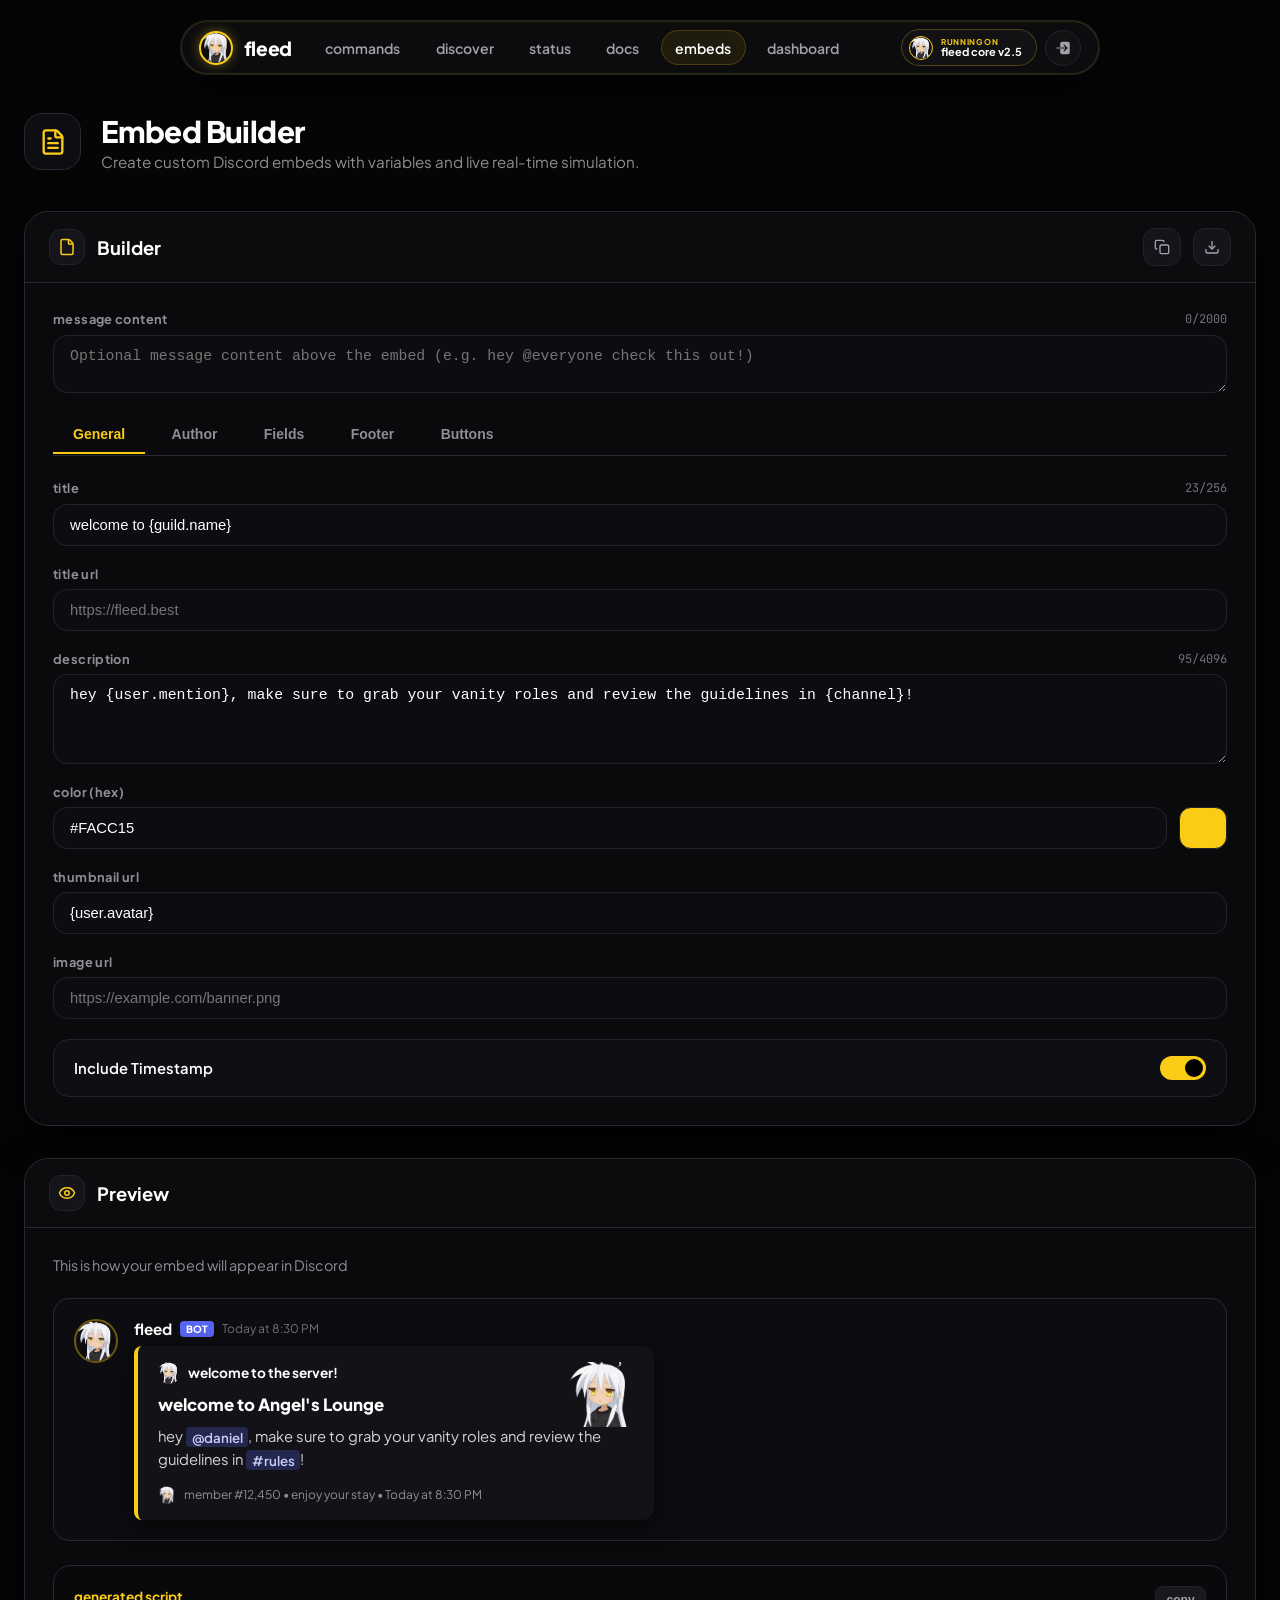
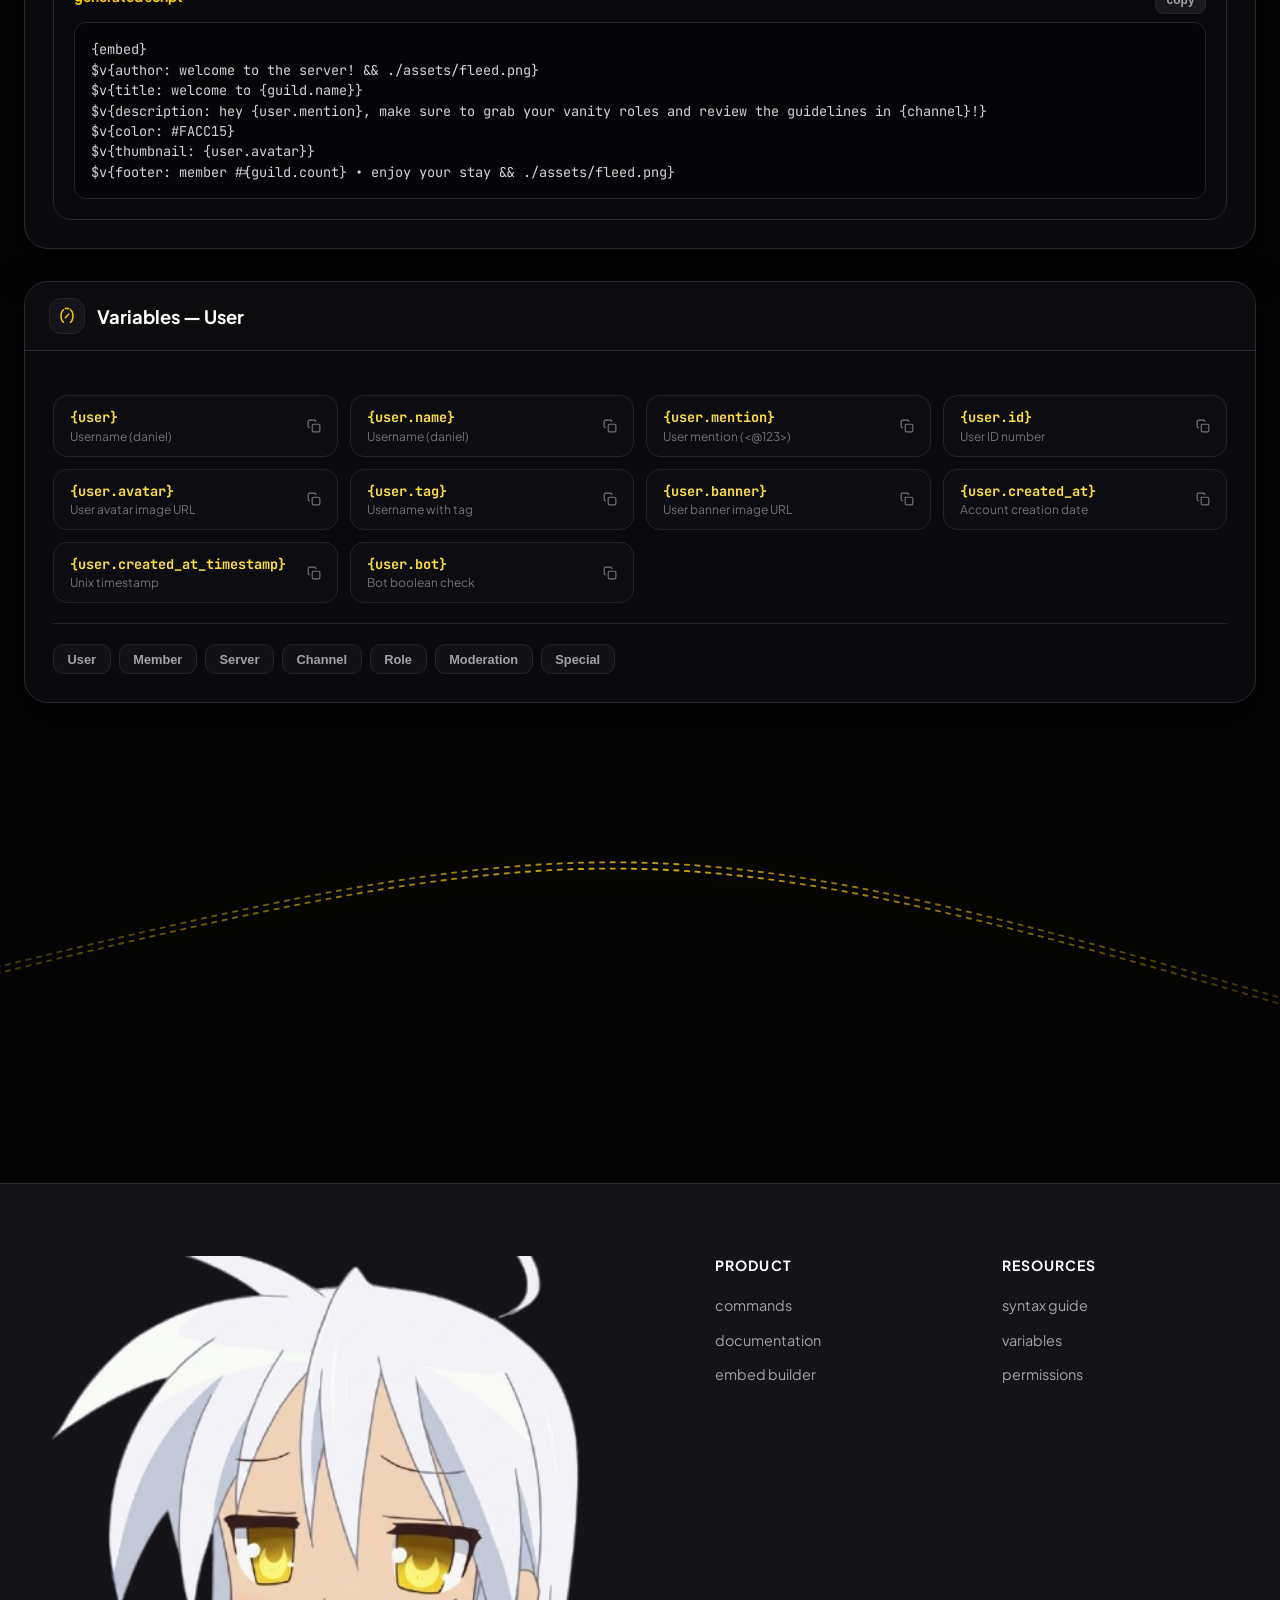
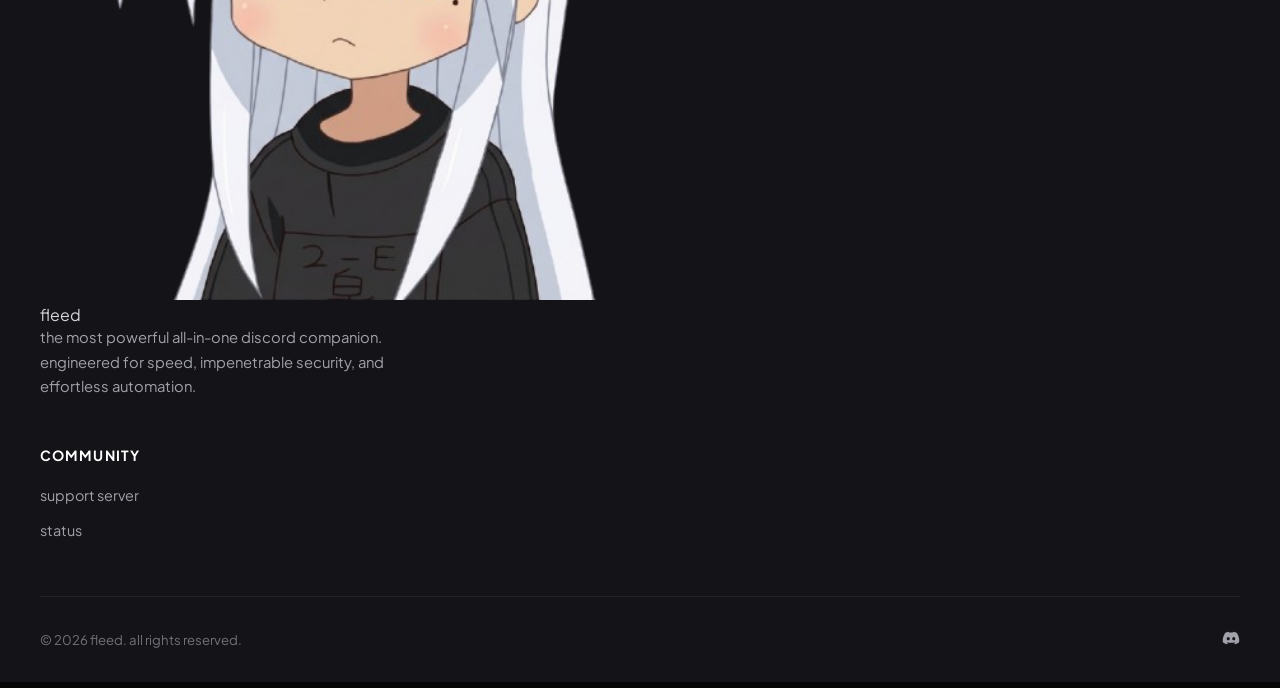
<file: embeds.html>
<!DOCTYPE html>
<html lang="en" class="dark">
<head>
  <meta charset="UTF-8">
  <meta name="viewport" content="width=device-width, initial-scale=1.0">
  <title>fleed — embed builder</title>
  <meta name="description" content="create custom discord embeds with fleed's embed scripting system and variables.">
  <link rel="icon" href="./assets/fleed.png" type="image/png">
  <link rel="stylesheet" href="./style.css">
  <style>
    /* Dedicated Embed Builder Page Layout & Styles */
    .builder-container {
      max-width: 1300px;
      margin: 0 auto;
      padding: 7rem 1.5rem 4rem;
      display: flex;
      flex-direction: column;
      gap: 2rem;
      position: relative;
      z-index: 10;
    }

    .builder-page-header {
      display: flex;
      align-items: center;
      gap: 1.25rem;
      margin-bottom: 0.5rem;
    }

    .builder-header-icon {
      padding: 0.85rem;
      border-radius: 18px;
      border: 1px solid var(--border-card);
      background: #0E0E12;
      color: var(--yellow-primary);
      display: flex;
      align-items: center;
      justify-content: center;
    }

    .builder-header-text h1 {
      font-size: 1.85rem;
      font-weight: 800;
      color: #FFFFFF;
      letter-spacing: -0.02em;
    }

    .builder-header-text p {
      color: #8E8E93;
      font-size: 0.95rem;
      margin-top: 0.15rem;
    }

    /* Builder Card Panes */
    .builder-card {
      background: #0A0A0D;
      border: 1px solid var(--border-card);
      border-radius: 24px;
      overflow: hidden;
      box-shadow: 0 15px 40px rgba(0, 0, 0, 0.7);
    }

    .builder-card-header {
      padding: 1rem 1.5rem;
      border-bottom: 1px solid var(--border-card);
      display: flex;
      align-items: center;
      justify-content: space-between;
      background: rgba(14, 14, 18, 0.6);
      flex-wrap: wrap;
      gap: 1rem;
    }

    .builder-card-title-group {
      display: flex;
      align-items: center;
      gap: 0.75rem;
    }

    .builder-card-title-icon {
      padding: 0.5rem;
      border-radius: 12px;
      background: #14141A;
      border: 1px solid var(--border-subtle);
      color: var(--yellow-primary);
      display: flex;
      align-items: center;
      justify-content: center;
    }

    .builder-card-title {
      font-size: 1.15rem;
      font-weight: 700;
      color: #FFFFFF;
    }

    .builder-actions-group {
      display: flex;
      align-items: center;
      gap: 0.75rem;
    }

    .builder-icon-btn {
      width: 38px;
      height: 38px;
      border-radius: 12px;
      background: #14141A;
      border: 1px solid var(--border-subtle);
      color: #A1A1AA;
      display: inline-flex;
      align-items: center;
      justify-content: center;
      cursor: pointer;
      transition: all 0.2s ease;
    }

    .builder-icon-btn:hover {
      color: var(--yellow-primary);
      border-color: var(--yellow-primary);
      background: #1C1C24;
      transform: translateY(-2px);
    }

    .builder-card-body {
      padding: 1.75rem;
    }

    /* Sub Tabs (General, Author, Fields, Footer, Buttons) */
    .builder-subtabs {
      display: flex;
      gap: 0.4rem;
      border-bottom: 1px solid var(--border-card);
      margin-bottom: 1.5rem;
      overflow-x: auto;
      padding-bottom: 0.1rem;
    }

    .builder-tab-btn {
      padding: 0.6rem 1.25rem;
      font-size: 0.875rem;
      font-weight: 700;
      color: #8E8E93;
      background: transparent;
      border: none;
      border-bottom: 2px solid transparent;
      cursor: pointer;
      transition: all 0.2s ease;
      white-space: nowrap;
    }

    .builder-tab-btn:hover {
      color: #FFFFFF;
    }

    .builder-tab-btn.active {
      color: var(--yellow-primary);
      border-bottom-color: var(--yellow-primary);
    }

    /* Form Fields */
    .builder-form-grid {
      display: flex;
      flex-direction: column;
      gap: 1.25rem;
    }

    .builder-field-group {
      display: flex;
      flex-direction: column;
      gap: 0.45rem;
    }

    .builder-field-header {
      display: flex;
      align-items: center;
      justify-content: space-between;
    }

    .builder-field-label {
      font-size: 0.8rem;
      font-weight: 700;
      color: #8E8E93;
      text-transform: lowercase;
      letter-spacing: 0.03em;
    }

    .builder-char-count {
      font-size: 0.75rem;
      color: #71717A;
      font-family: var(--font-mono);
    }

    .builder-input, .builder-textarea {
      width: 100%;
      background: #0D0D11;
      border: 1px solid var(--border-subtle);
      border-radius: 14px;
      color: #FFFFFF;
      padding: 0.75rem 1rem;
      font-size: 0.925rem;
      outline: none;
      transition: border-color 0.2s ease, box-shadow 0.2s ease;
    }

    .builder-input:focus, .builder-textarea:focus {
      border-color: var(--yellow-primary);
      box-shadow: 0 0 15px rgba(250, 204, 21, 0.15);
    }

    .builder-color-row {
      display: flex;
      gap: 0.75rem;
      align-items: center;
    }

    .builder-color-picker-btn {
      width: 48px;
      height: 42px;
      border-radius: 12px;
      border: 1px solid var(--border-subtle);
      cursor: pointer;
      position: relative;
      overflow: hidden;
      flex-shrink: 0;
      display: flex;
      align-items: center;
      justify-content: center;
    }

    .builder-color-input-native {
      position: absolute;
      top: -10px;
      left: -10px;
      width: 70px;
      height: 70px;
      opacity: 0;
      cursor: pointer;
    }

    .builder-switch-row {
      display: flex;
      align-items: center;
      justify-content: space-between;
      padding: 1rem 1.25rem;
      background: #0E0E13;
      border: 1px solid var(--border-subtle);
      border-radius: 16px;
    }

    .builder-switch-label {
      font-size: 0.925rem;
      font-weight: 600;
      color: #FFFFFF;
    }

    .builder-switch {
      position: relative;
      display: inline-block;
      width: 46px;
      height: 24px;
    }

    .builder-switch input {
      opacity: 0;
      width: 0;
      height: 0;
    }

    .builder-switch-slider {
      position: absolute;
      cursor: pointer;
      top: 0; left: 0; right: 0; bottom: 0;
      background-color: #27272A;
      transition: .3s;
      border-radius: 24px;
    }

    .builder-switch-slider:before {
      position: absolute;
      content: "";
      height: 18px;
      width: 18px;
      left: 3px;
      bottom: 3px;
      background-color: white;
      transition: .3s;
      border-radius: 50%;
    }

    .builder-switch input:checked + .builder-switch-slider {
      background-color: var(--yellow-primary);
    }

    .builder-switch input:checked + .builder-switch-slider:before {
      transform: translateX(22px);
      background-color: #000;
    }

    /* Generated Script Section */
    .generated-script-box {
      margin-top: 1.5rem;
      background: #09090C;
      border: 1px solid var(--border-card);
      border-radius: 18px;
      padding: 1.25rem;
      position: relative;
    }

    .generated-script-title {
      font-size: 0.85rem;
      font-weight: 700;
      text-transform: lowercase;
      color: var(--yellow-primary);
      margin-bottom: 0.5rem;
    }

    .generated-script-code {
      background: #050507;
      border: 1px solid var(--border-subtle);
      border-radius: 12px;
      padding: 1rem;
      font-family: var(--font-mono);
      font-size: 0.85rem;
      color: #D4D4D8;
      white-space: pre-wrap;
      word-break: break-all;
      line-height: 1.5;
    }

    /* Variables Grid */
    .variables-grid {
      display: grid;
      grid-template-columns: repeat(auto-fill, minmax(240px, 1fr));
      gap: 0.75rem;
      margin-top: 1rem;
    }

    .variable-card-btn {
      background: #0D0D11;
      border: 1px solid var(--border-subtle);
      border-radius: 14px;
      padding: 0.75rem 1rem;
      display: flex;
      align-items: center;
      justify-content: space-between;
      cursor: pointer;
      transition: all 0.2s ease;
      text-align: left;
    }

    .variable-card-btn:hover {
      border-color: var(--yellow-primary);
      background: #14141A;
      transform: translateY(-2px);
    }

    .variable-name {
      font-family: var(--font-mono);
      font-size: 0.85rem;
      font-weight: 700;
      color: var(--yellow-light);
      margin-bottom: 0.15rem;
    }

    .variable-desc {
      font-size: 0.75rem;
      color: #71717A;
    }

    .variable-categories-bar {
      display: flex;
      gap: 0.5rem;
      flex-wrap: wrap;
      margin-top: 1.25rem;
      padding-top: 1.25rem;
      border-top: 1px solid var(--border-subtle);
    }

    .var-cat-btn {
      background: #121216;
      border: 1px solid var(--border-subtle);
      color: #A1A1AA;
      padding: 0.4rem 0.85rem;
      border-radius: 10px;
      font-size: 0.8rem;
      font-weight: 700;
      cursor: pointer;
      transition: all 0.2s ease;
    }

    .var-cat-btn.active, .var-cat-btn:hover {
      background: var(--yellow-primary);
      color: #000;
      border-color: var(--yellow-primary);
    }
  </style>
</head>
<body>

  <!-- Background Starfield Particle Canvas -->
  <canvas id="starfield"></canvas>
  <div class="bg-ambient-glow"></div>

  <!-- Floating Pill Navbar -->
  <div class="navbar-wrapper">
    <nav class="navbar-pill">
      <div class="nav-left">
        <a href="./index.html" class="brand-logo">
          <img src="./assets/fleed.png" alt="fleed">
          <span>fleed</span>
        </a>
        <a href="./commands.html" class="nav-link">commands</a>
        <a href="./index.html" class="nav-link">discover</a>
        <a href="https://discord.gg/fleed" class="nav-link" target="_blank" rel="noopener">status</a>
        <a href="./docs.html" class="nav-link">docs</a>
        <a href="./embeds.html" class="nav-link active">embeds</a>
        <a href="./dashboard.html" class="nav-link">dashboard</a>
      </div>

      <div class="nav-right">
        <a href="https://discord.com/api/oauth2/authorize?client_id=1531182961863557213&permissions=8&scope=bot%20applications.commands" target="_blank" rel="noopener" class="sponsor-badge">
          <img src="./assets/fleed.png" alt="fleed">
          <div class="sponsor-text">
            <span class="sub">running on</span>
            <span class="main">fleed core v2.5</span>
          </div>
        </a>

        <a href="./dashboard.html" class="btn-icon" aria-label="Dashboard">
          <svg stroke="currentColor" fill="currentColor" stroke-width="0" viewBox="0 0 512 512" height="18" width="18" xmlns="http://www.w3.org/2000/svg">
            <path d="M392 80H232a56.06 56.06 0 0 0-56 56v104h153.37l-52.68-52.69a16 16 0 0 1 22.62-22.62l80 80a16 16 0 0 1 0 22.62l-80 80a16 16 0 0 1-22.62-22.62L329.37 272H176v104c0 32.05 33.79 56 64 56h152a56.06 56.06 0 0 0 56-56V136a56.06 56.06 0 0 0-56-56zM80 240a16 16 0 0 0 0 32h96v-32z"></path>
          </svg>
        </a>
      </div>
    </nav>
  </div>

  <!-- Main Embed Builder Content -->
  <div class="builder-container">
    
    <!-- Page Header -->
    <div class="builder-page-header">
      <div class="builder-header-icon">
        <svg width="28" height="28" viewBox="0 0 24 24" fill="none" stroke="currentColor" stroke-width="2" stroke-linecap="round" stroke-linejoin="round">
          <path d="M6 22a2 2 0 0 1-2-2V4a2 2 0 0 1 2-2h8a2.4 2.4 0 0 1 1.704.706l3.588 3.588A2.4 2.4 0 0 1 20 8v12a2 2 0 0 1-2 2z"></path>
          <path d="M14 2v5a1 1 0 0 0 1 1h5"></path>
          <path d="M10 9H8"></path>
          <path d="M16 13H8"></path>
          <path d="M16 17H8"></path>
        </svg>
      </div>
      <div class="builder-header-text">
        <h1>Embed Builder</h1>
        <p>Create custom Discord embeds with variables and live real-time simulation.</p>
      </div>
    </div>

    <!-- 1. Builder Card -->
    <div class="builder-card">
      <div class="builder-card-header">
        <div class="builder-card-title-group">
          <div class="builder-card-title-icon">
            <svg width="18" height="18" viewBox="0 0 24 24" fill="none" stroke="currentColor" stroke-width="2">
              <path d="M6 22a2 2 0 0 1-2-2V4a2 2 0 0 1 2-2h8a2.4 2.4 0 0 1 1.704.706l3.588 3.588A2.4 2.4 0 0 1 20 8v12a2 2 0 0 1-2 2z"></path>
              <path d="M14 2v5a1 1 0 0 0 1 1h5"></path>
            </svg>
          </div>
          <h2 class="builder-card-title">Builder</h2>
        </div>

        <div class="builder-actions-group">
          <button class="builder-icon-btn" title="Copy Embed Script" onclick="copyGeneratedScript()">
            <svg width="16" height="16" viewBox="0 0 24 24" fill="none" stroke="currentColor" stroke-width="2">
              <rect x="9" y="9" width="13" height="13" rx="2" ry="2"></rect>
              <path d="M5 15H4a2 2 0 0 1-2-2V4a2 2 0 0 1 2-2h9a2 2 0 0 1 2 2v1"></path>
            </svg>
          </button>
          <button class="builder-icon-btn" title="Download Embed JSON" onclick="downloadEmbedScript()">
            <svg width="16" height="16" viewBox="0 0 24 24" fill="none" stroke="currentColor" stroke-width="2">
              <path d="M21 15v4a2 2 0 0 1-2 2H5a2 2 0 0 1-2-2v-4"></path>
              <polyline points="7 10 12 15 17 10"></polyline>
              <line x1="12" y1="15" x2="12" y2="3"></line>
            </svg>
          </button>
        </div>
      </div>

      <div class="builder-card-body">
        <!-- Message Content (Above Embed) -->
        <div class="builder-field-group" style="margin-bottom: 1.5rem;">
          <div class="builder-field-header">
            <label class="builder-field-label">Message Content</label>
            <span class="builder-char-count" id="msgContentCount">0/2000</span>
          </div>
          <textarea id="inputMsgContent" rows="2" class="builder-textarea" placeholder="Optional message content above the embed (e.g. hey @everyone check this out!)" oninput="updateBuilder()"></textarea>
        </div>

        <!-- Sub Tabs Navigation -->
        <div class="builder-subtabs">
          <button class="builder-tab-btn active" onclick="switchBuilderTab('general', this)">General</button>
          <button class="builder-tab-btn" onclick="switchBuilderTab('author', this)">Author</button>
          <button class="builder-tab-btn" onclick="switchBuilderTab('fields', this)">Fields</button>
          <button class="builder-tab-btn" onclick="switchBuilderTab('footer', this)">Footer</button>
          <button class="builder-tab-btn" onclick="switchBuilderTab('buttons', this)">Buttons</button>
        </div>

        <!-- Sub Tab: General -->
        <div id="tab-general" class="builder-form-grid">
          <div class="builder-field-group">
            <div class="builder-field-header">
              <label class="builder-field-label">Title</label>
              <span class="builder-char-count" id="titleCount">0/256</span>
            </div>
            <input type="text" id="inputTitle" class="builder-input" placeholder="welcome to {guild.name}" oninput="updateBuilder()">
          </div>

          <div class="builder-field-group">
            <label class="builder-field-label">Title URL</label>
            <input type="text" id="inputTitleUrl" class="builder-input" placeholder="https://fleed.best" oninput="updateBuilder()">
          </div>

          <div class="builder-field-group">
            <div class="builder-field-header">
              <label class="builder-field-label">Description</label>
              <span class="builder-char-count" id="descCount">0/4096</span>
            </div>
            <textarea id="inputDescription" rows="4" class="builder-textarea" placeholder="make sure to read rules in {channel} and grab your roles!" oninput="updateBuilder()"></textarea>
          </div>

          <div class="builder-field-group">
            <label class="builder-field-label">Color (Hex)</label>
            <div class="builder-color-row">
              <input type="text" id="inputColor" class="builder-input" value="#FACC15" maxlength="7" oninput="syncColorInput(this.value); updateBuilder();">
              <div class="builder-color-picker-btn" id="colorPickerPreview" style="background-color: #FACC15;">
                <input type="color" id="nativeColorPicker" class="builder-color-input-native" value="#FACC15" oninput="syncHexInput(this.value); updateBuilder();">
              </div>
            </div>
          </div>

          <div class="builder-field-group">
            <label class="builder-field-label">Thumbnail URL</label>
            <input type="text" id="inputThumbnail" class="builder-input" placeholder="{user.avatar} or https://example.com/thumb.png" oninput="updateBuilder()">
          </div>

          <div class="builder-field-group">
            <label class="builder-field-label">Image URL</label>
            <input type="text" id="inputImage" class="builder-input" placeholder="https://example.com/banner.png" oninput="updateBuilder()">
          </div>

          <div class="builder-switch-row">
            <span class="builder-switch-label">Include Timestamp</span>
            <label class="builder-switch">
              <input type="checkbox" id="inputTimestamp" checked onchange="updateBuilder()">
              <span class="builder-switch-slider"></span>
            </label>
          </div>
        </div>

        <!-- Sub Tab: Author -->
        <div id="tab-author" class="builder-form-grid" style="display: none;">
          <div class="builder-field-group">
            <label class="builder-field-label">Author Name</label>
            <input type="text" id="inputAuthorName" class="builder-input" placeholder="{user.name}" oninput="updateBuilder()">
          </div>
          <div class="builder-field-group">
            <label class="builder-field-label">Author Icon URL</label>
            <input type="text" id="inputAuthorIcon" class="builder-input" placeholder="{user.avatar} or ./assets/fleed.png" oninput="updateBuilder()">
          </div>
          <div class="builder-field-group">
            <label class="builder-field-label">Author URL</label>
            <input type="text" id="inputAuthorUrl" class="builder-input" placeholder="https://fleed.best" oninput="updateBuilder()">
          </div>
        </div>

        <!-- Sub Tab: Fields -->
        <div id="tab-fields" class="builder-form-grid" style="display: none;">
          <div id="fieldsContainer" style="display: flex; flex-direction: column; gap: 1rem;">
            <!-- Injected dynamically -->
          </div>
          <button type="button" class="btn-hero" style="width: fit-content; padding: 0.6rem 1.25rem; font-size: 0.85rem;" onclick="addField()">
            + Add Field
          </button>
        </div>

        <!-- Sub Tab: Footer -->
        <div id="tab-footer" class="builder-form-grid" style="display: none;">
          <div class="builder-field-group">
            <label class="builder-field-label">Footer Text</label>
            <input type="text" id="inputFooterText" class="builder-input" placeholder="member #{guild.count}" oninput="updateBuilder()">
          </div>
          <div class="builder-field-group">
            <label class="builder-field-label">Footer Icon URL</label>
            <input type="text" id="inputFooterIcon" class="builder-input" placeholder="./assets/fleed.png" oninput="updateBuilder()">
          </div>
        </div>

        <!-- Sub Tab: Buttons -->
        <div id="tab-buttons" class="builder-form-grid" style="display: none;">
          <div id="buttonsContainer" style="display: flex; flex-direction: column; gap: 1rem;">
            <!-- Injected dynamically -->
          </div>
          <button type="button" class="btn-hero" style="width: fit-content; padding: 0.6rem 1.25rem; font-size: 0.85rem;" onclick="addButton()">
            + Add Action Button
          </button>
        </div>

      </div>
    </div>

    <!-- 2. Preview Card -->
    <div class="builder-card">
      <div class="builder-card-header">
        <div class="builder-card-title-group">
          <div class="builder-card-title-icon">
            <svg width="18" height="18" viewBox="0 0 24 24" fill="none" stroke="currentColor" stroke-width="2">
              <path d="M2.062 12.348a1 1 0 0 1 0-.696 10.75 10.75 0 0 1 19.876 0 1 1 0 0 1 0 .696 10.75 10.75 0 0 1-19.876 0"></path>
              <circle cx="12" cy="12" r="3"></circle>
            </svg>
          </div>
          <h2 class="builder-card-title">Preview</h2>
        </div>
      </div>

      <div class="builder-card-body">
        <p style="color: #8E8E93; font-size: 0.9rem; margin-bottom: 1.25rem;">This is how your embed will appear in Discord</p>

        <!-- Discord Bot Message UI -->
        <div class="discord-msg-preview">
          <img src="./assets/fleed.png" alt="fleed" class="discord-avatar-img">
          <div class="discord-msg-body">
            <div class="discord-msg-meta">
              <span class="discord-author-name">fleed</span>
              <span class="discord-bot-tag">BOT</span>
              <span class="discord-msg-timestamp">Today at 8:30 PM</span>
            </div>

            <!-- Optional Message Content Above Embed -->
            <div id="previewMessageContent" style="font-size: 0.95rem; color: #FFFFFF; margin-bottom: 0.5rem; display: none;"></div>

            <!-- Embed Box -->
            <div id="previewEmbedBox" class="discord-embed-card">
              <!-- Dynamically Rendered -->
            </div>

            <!-- Action Buttons Component Row -->
            <div id="previewButtonsRow" class="discord-embed-buttons" style="display: none;"></div>
          </div>
        </div>

        <!-- Generated Script Codebox -->
        <div class="generated-script-box">
          <div style="display: flex; align-items: center; justify-content: space-between; margin-bottom: 0.5rem;">
            <span class="generated-script-title">generated script</span>
            <button class="btn-copy-code" style="position: static;" onclick="copyGeneratedScript()">copy</button>
          </div>
          <pre class="generated-script-code" id="generatedScriptOutput">{embed}</pre>
        </div>
      </div>
    </div>

    <!-- 3. Dynamic Variables Section -->
    <div class="builder-card">
      <div class="builder-card-header">
        <div class="builder-card-title-group">
          <div class="builder-card-title-icon">
            <svg width="18" height="18" viewBox="0 0 24 24" fill="none" stroke="currentColor" stroke-width="2">
              <path d="M8 21s-4-3-4-9 4-9 4-9"></path>
              <path d="M16 3s4 3 4 9-4 9-4 9"></path>
              <line x1="15" y1="9" x2="9" y2="15"></line>
              <line x1="9" y1="2" x2="15" y2="2"></line>
            </svg>
          </div>
          <h2 class="builder-card-title" id="varCategoryTitle">Variables — User</h2>
        </div>
      </div>

      <div class="builder-card-body">
        <div class="variables-grid" id="variablesGrid">
          <!-- Injected Dynamically -->
        </div>

        <!-- Variable Category Switchers -->
        <div class="variable-categories-bar">
          <button class="var-cat-btn active" onclick="loadVariableCategory('user', this)">User</button>
          <button class="var-cat-btn" onclick="loadVariableCategory('member', this)">Member</button>
          <button class="var-cat-btn" onclick="loadVariableCategory('server', this)">Server</button>
          <button class="var-cat-btn" onclick="loadVariableCategory('channel', this)">Channel</button>
          <button class="var-cat-btn" onclick="loadVariableCategory('role', this)">Role</button>
          <button class="var-cat-btn" onclick="loadVariableCategory('moderation', this)">Moderation</button>
          <button class="var-cat-btn" onclick="loadVariableCategory('special', this)">Special</button>
        </div>
      </div>
    </div>

  </div>

  <!-- Full Width Sine Wave Separator -->
  <div class="wave-divider">
    <svg viewBox="0 0 1508 230" fill="none" xmlns="http://www.w3.org/2000/svg" preserveAspectRatio="none">
      <path d="M1 150.533C647.552 -13.2082 742.359 -35.2261 1241.5 108.685C1319.05 131.042 1406.35 157.405 1507 187.863" stroke="url(#paint0_yellow_embeds)" stroke-opacity="0.85" stroke-width="1.8" stroke-dasharray="3 5" stroke-linecap="round"></path>
      <path d="M1 144.533C647.552 -19.2082 742.359 -41.2261 1241.5 102.685C1319.05 125.042 1406.35 151.405 1507 181.863" stroke="url(#paint1_yellow_embeds)" stroke-opacity="0.75" stroke-width="1.8" stroke-dasharray="3 5" stroke-linecap="round"></path>
      <defs>
        <linearGradient id="paint0_yellow_embeds" x1="1" y1="150" x2="1507" y2="150" gradientUnits="userSpaceOnUse">
          <stop offset="0" stop-color="#FACC15" stop-opacity="0.1"></stop>
          <stop offset="0.5" stop-color="#FACC15"></stop>
          <stop offset="1" stop-color="#EAB308" stop-opacity="0.1"></stop>
        </linearGradient>
        <linearGradient id="paint1_yellow_embeds" x1="1" y1="144" x2="1507" y2="144" gradientUnits="userSpaceOnUse">
          <stop offset="0" stop-color="#FDE047" stop-opacity="0.1"></stop>
          <stop offset="0.5" stop-color="#FACC15"></stop>
          <stop offset="1" stop-color="#FACC15" stop-opacity="0.1"></stop>
        </linearGradient>
      </defs>
    </svg>
  </div>

  <!-- Footer -->
  <footer class="footer">
    <div class="footer-container">
      <div class="footer-brand">
        <div class="footer-logo">
          <img src="./assets/fleed.png" alt="fleed">
          <span>fleed</span>
        </div>
        <p class="footer-desc">
          the most powerful all-in-one discord companion. engineered for speed, impenetrable security, and effortless automation.
        </p>
      </div>

      <div class="footer-col">
        <h3>product</h3>
        <ul>
          <li><a href="./commands.html">commands</a></li>
          <li><a href="./docs.html">documentation</a></li>
          <li><a href="./embeds.html">embed builder</a></li>
        </ul>
      </div>

      <div class="footer-col">
        <h3>resources</h3>
        <ul>
          <li><a href="./docs.html?page=embeds">syntax guide</a></li>
          <li><a href="./docs.html?page=variables">variables</a></li>
          <li><a href="./docs.html?page=fakepermissions">permissions</a></li>
        </ul>
      </div>

      <div class="footer-col">
        <h3>community</h3>
        <ul>
          <li><a href="https://discord.gg/fleed" target="_blank" rel="noopener">support server</a></li>
          <li><a href="https://discord.gg/fleed" target="_blank" rel="noopener">status</a></li>
        </ul>
      </div>
    </div>

    <div class="footer-bottom">
      <span>&copy; 2026 fleed. all rights reserved.</span>
      <div class="social-links">
        <a href="https://discord.gg/fleed" aria-label="Discord" target="_blank" rel="noopener">
          <svg stroke="currentColor" fill="currentColor" stroke-width="0" viewBox="0 0 640 512" height="18" width="18" xmlns="http://www.w3.org/2000/svg">
            <path d="M524.531,69.836a1.5,1.5,0,0,0-.764-.7A485.065,485.065,0,0,0,404.081,32.03a1.816,1.816,0,0,0-1.923.91,337.461,337.461,0,0,0-14.9,30.6,447.848,447.848,0,0,0-134.426,0,309.541,309.541,0,0,0-15.135-30.6,1.89,1.89,0,0,0-1.924-.91A483.689,483.689,0,0,0,116.085,69.137a1.712,1.712,0,0,0-.788.676C39.068,183.651,18.186,294.69,28.43,404.354a2.016,2.016,0,0,0,.765,1.375A487.666,487.666,0,0,0,176.02,479.918a1.9,1.9,0,0,0,2.063-.676A348.2,348.2,0,0,0,208.12,430.4a1.86,1.86,0,0,0-1.019-2.588,321.173,321.173,0,0,1-45.868-21.853,1.885,1.885,0,0,1-.185-3.126c3.082-2.309,6.166-4.711,9.109-7.137a1.819,1.819,0,0,1,1.9-.256c96.229,43.917,200.41,43.917,295.5,0a1.812,1.812,0,0,1,1.924.233c2.944,2.426,6.027,4.851,9.132,7.16a1.884,1.884,0,0,1-.162,3.126,301.407,301.407,0,0,1-45.89,21.83,1.875,1.875,0,0,0-1,2.611,391.055,391.055,0,0,0,30.014,48.815,1.864,1.864,0,0,0,2.063.7A486.048,486.048,0,0,0,610.7,405.729a1.882,1.882,0,0,0,.765-1.352C623.729,277.594,590.933,167.465,524.531,69.836ZM222.491,337.58c-28.972,0-52.844-26.587-52.844-59.239S193.056,219.1,222.491,219.1c29.665,0,53.306,26.82,52.843,59.239C275.334,310.993,251.924,337.58,222.491,337.58Zm195.38,0c-28.971,0-52.843-26.587-52.843-59.239S388.437,219.1,417.871,219.1c29.667,0,53.307,26.82,52.844,59.239C470.715,310.993,447.538,337.58,417.871,337.58Z"></path>
          </svg>
        </a>
      </div>
    </div>
  </footer>

  <!-- Toast Notification Container -->
  <div id="toast-container"></div>

  <!-- Particle Starfield Script -->
  <script>
    const canvas = document.getElementById('starfield');
    const ctx = canvas.getContext('2d');
    let width, height, stars = [];

    function resize() {
      width = canvas.width = window.innerWidth;
      height = canvas.height = window.innerHeight;
      createStars();
    }

    function createStars() {
      stars = [];
      const count = Math.floor((width * height) / 10000);
      for (let i = 0; i < count; i++) {
        stars.push({
          x: Math.random() * width,
          y: Math.random() * height,
          vx: (Math.random() - 0.5) * 0.35,
          vy: (Math.random() - 0.5) * 0.35,
          radius: Math.random() * 1.5 + 0.5,
          color: Math.random() > 0.4 ? 'rgba(250, 204, 21, ' + (Math.random() * 0.6 + 0.3) + ')' : 'rgba(255, 255, 255, ' + (Math.random() * 0.7 + 0.2) + ')'
        });
      }
    }

    function animate() {
      ctx.clearRect(0, 0, width, height);
      for (let i = 0; i < stars.length; i++) {
        let s = stars[i];
        s.x += s.vx; s.y += s.vy;
        if (s.x < 0) s.x = width;
        if (s.x > width) s.x = 0;
        if (s.y < 0) s.y = height;
        if (s.y > height) s.y = 0;

        ctx.beginPath();
        ctx.arc(s.x, s.y, s.radius, 0, Math.PI * 2);
        ctx.fillStyle = s.color;
        ctx.fill();
      }
      requestAnimationFrame(animate);
    }

    window.addEventListener('resize', resize);
    resize();
    animate();
  </script>

  <!-- Embed Builder State & Dynamic Engine -->
  <script>
    const builderState = {
      msgContent: '',
      title: 'welcome to {guild.name}',
      titleUrl: '',
      description: 'hey {user.mention}, make sure to grab your vanity roles and review the guidelines in {channel}!',
      color: '#FACC15',
      thumbnail: '{user.avatar}',
      image: '',
      timestamp: true,
      authorName: 'welcome to the server!',
      authorIcon: './assets/fleed.png',
      authorUrl: '',
      footerText: 'member #{guild.count} • enjoy your stay',
      footerIcon: './assets/fleed.png',
      fields: [],
      buttons: []
    };

    const variablesDb = {
      user: [
        { name: '{user}', desc: 'Username (daniel)' },
        { name: '{user.name}', desc: 'Username (daniel)' },
        { name: '{user.mention}', desc: 'User mention (<@123>)' },
        { name: '{user.id}', desc: 'User ID number' },
        { name: '{user.avatar}', desc: 'User avatar image URL' },
        { name: '{user.tag}', desc: 'Username with tag' },
        { name: '{user.banner}', desc: 'User banner image URL' },
        { name: '{user.created_at}', desc: 'Account creation date' },
        { name: '{user.created_at_timestamp}', desc: 'Unix timestamp' },
        { name: '{user.bot}', desc: 'Bot boolean check' }
      ],
      member: [
        { name: '{member.joined_at}', desc: 'Server join date' },
        { name: '{member.joined_at_timestamp}', desc: 'Join unix timestamp' },
        { name: '{member.nickname}', desc: 'Server display nickname' },
        { name: '{member.boosted}', desc: 'Is server booster' },
        { name: '{member.top_role}', desc: 'Highest assigned role' },
        { name: '{member.color}', desc: 'Highest role hex color' }
      ],
      server: [
        { name: '{guild.name}', desc: 'Discord server name' },
        { name: '{guild.count}', desc: 'Total server member count' },
        { name: '{guild.id}', desc: 'Server ID' },
        { name: '{guild.icon}', desc: 'Server icon image URL' },
        { name: '{guild.banner}', desc: 'Server banner image URL' },
        { name: '{guild.boosts}', desc: 'Total boost count' },
        { name: '{guild.boost_tier}', desc: 'Current boost tier level' },
        { name: '{guild.owner}', desc: 'Server owner mention' }
      ],
      channel: [
        { name: '{channel}', desc: 'Channel mention (#rules)' },
        { name: '{channel.name}', desc: 'Channel name (rules)' },
        { name: '{channel.id}', desc: 'Channel ID' },
        { name: '{channel.mention}', desc: '<#123456789>' }
      ],
      role: [
        { name: '{role.name}', desc: 'Role name' },
        { name: '{role.id}', desc: 'Role ID' },
        { name: '{role.mention}', desc: '<@&123456789>' },
        { name: '{role.color}', desc: 'Role hex color' }
      ],
      moderation: [
        { name: '{target}', desc: 'Target user name' },
        { name: '{target.mention}', desc: 'Target user mention' },
        { name: '{moderator}', desc: 'Enforcing moderator name' },
        { name: '{moderator.mention}', desc: 'Moderator mention' },
        { name: '{reason}', desc: 'Action reason string' },
        { name: '{duration}', desc: 'Action time duration' }
      ],
      special: [
        { name: '{prefix}', desc: 'Active server prefix (,)' },
        { name: '{time}', desc: 'Current UTC time' },
        { name: '{date}', desc: 'Current date' }
      ]
    };

    function showToast(msg) {
      const container = document.getElementById('toast-container');
      const toast = document.createElement('div');
      toast.className = 'toast';
      toast.innerHTML = `<svg stroke="currentColor" fill="currentColor" stroke-width="0" viewBox="0 0 512 512" height="16" width="16" color="#FACC15"><path d="M256 48C141.31 48 48 141.31 48 256s93.31 208 208 208 208-93.31 208-208S370.69 48 256 48zm108.25 138.29l-134.4 160a16 16 0 01-12 5.71h-.27a16 16 0 01-11.89-5.3l-57.6-64a16 16 0 1123.78-21.4l45.29 50.32 122.59-145.91a16 16 0 0124.5 20.58z"></path></svg> <span>${msg}</span>`;
      container.appendChild(toast);
      setTimeout(() => toast.remove(), 2500);
    }

    function switchBuilderTab(tabName, btn) {
      ['general', 'author', 'fields', 'footer', 'buttons'].forEach(t => {
        document.getElementById(`tab-${t}`).style.display = (t === tabName) ? 'flex' : 'none';
      });
      document.querySelectorAll('.builder-tab-btn').forEach(b => b.classList.remove('active'));
      btn.classList.add('active');
    }

    function syncHexInput(hex) {
      document.getElementById('inputColor').value = hex.toUpperCase();
      document.getElementById('colorPickerPreview').style.backgroundColor = hex;
    }

    function syncColorInput(val) {
      if (val.startsWith('#') && (val.length === 4 || val.length === 7)) {
        document.getElementById('nativeColorPicker').value = val;
        document.getElementById('colorPickerPreview').style.backgroundColor = val;
      }
    }

    function updateBuilder() {
      // Sync state from inputs
      builderState.msgContent = document.getElementById('inputMsgContent').value;
      builderState.title = document.getElementById('inputTitle').value;
      builderState.titleUrl = document.getElementById('inputTitleUrl').value;
      builderState.description = document.getElementById('inputDescription').value;
      builderState.color = document.getElementById('inputColor').value || '#FACC15';
      builderState.thumbnail = document.getElementById('inputThumbnail').value;
      builderState.image = document.getElementById('inputImage').value;
      builderState.timestamp = document.getElementById('inputTimestamp').checked;

      builderState.authorName = document.getElementById('inputAuthorName').value;
      builderState.authorIcon = document.getElementById('inputAuthorIcon').value;
      builderState.authorUrl = document.getElementById('inputAuthorUrl').value;

      builderState.footerText = document.getElementById('inputFooterText').value;
      builderState.footerIcon = document.getElementById('inputFooterIcon').value;

      // Character counters
      document.getElementById('msgContentCount').innerText = `${builderState.msgContent.length}/2000`;
      document.getElementById('titleCount').innerText = `${builderState.title.length}/256`;
      document.getElementById('descCount').innerText = `${builderState.description.length}/4096`;

      // Render Discord Preview
      renderDiscordPreview();

      // Render Generated fleed Script
      renderGeneratedScript();
    }

    function renderDiscordPreview() {
      const msgContentEl = document.getElementById('previewMessageContent');
      const embedBox = document.getElementById('previewEmbedBox');
      const buttonsRow = document.getElementById('previewButtonsRow');

      // Message content above embed
      if (builderState.msgContent.trim()) {
        msgContentEl.innerHTML = renderMarkdown(substituteMockVars(builderState.msgContent));
        msgContentEl.style.display = 'block';
      } else {
        msgContentEl.style.display = 'none';
      }

      // Embed Card left border color
      embedBox.style.borderLeftColor = builderState.color || '#FACC15';

      let html = '';

      // Author
      if (builderState.authorName.trim()) {
        const authorText = substituteMockVars(builderState.authorName);
        const authorIcon = substituteMockVars(builderState.authorIcon);
        html += `
          <div class="discord-embed-author">
            ${authorIcon ? `<img src="${authorIcon}" class="discord-embed-author-icon" alt="">` : ''}
            <span>${escapeHtml(authorText)}</span>
          </div>
        `;
      }

      // Thumbnail
      if (builderState.thumbnail.trim()) {
        const thumbUrl = substituteMockVars(builderState.thumbnail);
        html += `<img src="${thumbUrl}" class="discord-embed-thumbnail" alt="">`;
      }

      // Title
      if (builderState.title.trim()) {
        const titleText = substituteMockVars(builderState.title);
        html += `<div class="discord-embed-title">${renderMarkdown(titleText)}</div>`;
      }

      // Description
      if (builderState.description.trim()) {
        const descText = substituteMockVars(builderState.description);
        html += `<div class="discord-embed-desc">${renderMarkdown(descText)}</div>`;
      }

      // Fields Grid
      if (builderState.fields.length > 0) {
        html += `<div style="display: grid; grid-template-columns: repeat(auto-fit, minmax(130px, 1fr)); gap: 0.75rem; margin-top: 0.35rem;">`;
        builderState.fields.forEach(f => {
          if (f.name.trim() || f.value.trim()) {
            html += `
              <div>
                <div style="font-size: 0.85rem; font-weight: 700; color: #FFFFFF; margin-bottom: 0.15rem;">${escapeHtml(substituteMockVars(f.name))}</div>
                <div style="font-size: 0.825rem; color: #D4D4D8;">${renderMarkdown(substituteMockVars(f.value))}</div>
              </div>
            `;
          }
        });
        html += `</div>`;
      }

      // Main Image
      if (builderState.image.trim()) {
        const imgUrl = substituteMockVars(builderState.image);
        html += `<img src="${imgUrl}" class="discord-embed-image" alt="">`;
      }

      // Footer
      if (builderState.footerText.trim() || builderState.timestamp) {
        const footerText = substituteMockVars(builderState.footerText);
        const footerIcon = substituteMockVars(builderState.footerIcon);
        html += `
          <div class="discord-embed-footer">
            ${footerIcon ? `<img src="${footerIcon}" class="discord-embed-footer-icon" alt="">` : ''}
            <span>${escapeHtml(footerText)}${builderState.timestamp ? (footerText ? ' • ' : '') + 'Today at 8:30 PM' : ''}</span>
          </div>
        `;
      }

      embedBox.innerHTML = html;

      // Buttons
      if (builderState.buttons.length > 0) {
        let btnHtml = '';
        builderState.buttons.forEach(b => {
          btnHtml += `<button class="discord-btn-component">${escapeHtml(b.label)}</button>`;
        });
        buttonsRow.innerHTML = btnHtml;
        buttonsRow.style.display = 'flex';
      } else {
        buttonsRow.style.display = 'none';
      }
    }

    function renderGeneratedScript() {
      let script = '{embed}\n';

      if (builderState.msgContent.trim()) {
        script = `$v{content: ${builderState.msgContent.trim()}}\n` + script;
      }

      if (builderState.authorName.trim()) {
        let auth = `$v{author: ${builderState.authorName.trim()}`;
        if (builderState.authorIcon.trim()) auth += ` && ${builderState.authorIcon.trim()}`;
        if (builderState.authorUrl.trim()) auth += ` && ${builderState.authorUrl.trim()}`;
        auth += '}\n';
        script += auth;
      }

      if (builderState.title.trim()) {
        script += `$v{title: ${builderState.title.trim()}}\n`;
      }

      if (builderState.titleUrl.trim()) {
        script += `$v{url: ${builderState.titleUrl.trim()}}\n`;
      }

      if (builderState.description.trim()) {
        script += `$v{description: ${builderState.description.trim()}}\n`;
      }

      if (builderState.color.trim()) {
        script += `$v{color: ${builderState.color.trim()}}\n`;
      }

      if (builderState.thumbnail.trim()) {
        script += `$v{thumbnail: ${builderState.thumbnail.trim()}}\n`;
      }

      if (builderState.image.trim()) {
        script += `$v{image: ${builderState.image.trim()}}\n`;
      }

      builderState.fields.forEach(f => {
        if (f.name.trim() || f.value.trim()) {
          script += `$v{field: ${f.name.trim()} && ${f.value.trim()}${f.inline ? ' && inline' : ''}}\n`;
        }
      });

      if (builderState.footerText.trim()) {
        let foot = `$v{footer: ${builderState.footerText.trim()}`;
        if (builderState.footerIcon.trim()) foot += ` && ${builderState.footerIcon.trim()}`;
        foot += '}\n';
        script += foot;
      }

      builderState.buttons.forEach(b => {
        if (b.label.trim()) {
          script += `$v{button: ${b.label.trim()}${b.url ? ' && ' + b.url.trim() : ''}}\n`;
        }
      });

      document.getElementById('generatedScriptOutput').innerText = script.trim();
    }

    function addField() {
      builderState.fields.push({ name: 'Field Name', value: 'Field Value', inline: false });
      renderFieldInputs();
      updateBuilder();
    }

    function removeField(index) {
      builderState.fields.splice(index, 1);
      renderFieldInputs();
      updateBuilder();
    }

    function renderFieldInputs() {
      const container = document.getElementById('fieldsContainer');
      let html = '';
      builderState.fields.forEach((f, idx) => {
        html += `
          <div style="background: #0E0E13; border: 1px solid var(--border-subtle); border-radius: 16px; padding: 1rem; display: flex; flex-direction: column; gap: 0.75rem; position: relative;">
            <div style="display: flex; justify-content: space-between; align-items: center;">
              <span style="font-size: 0.8rem; font-weight: 700; color: var(--yellow-primary);">Field #${idx + 1}</span>
              <button onclick="removeField(${idx})" style="background: transparent; border: none; color: #EF4444; font-size: 0.8rem; cursor: pointer; font-weight: 700;">Remove</button>
            </div>
            <input type="text" class="builder-input" value="${escapeHtml(f.name)}" placeholder="Field Name" oninput="builderState.fields[${idx}].name = this.value; updateBuilder();">
            <textarea class="builder-textarea" rows="2" placeholder="Field Value" oninput="builderState.fields[${idx}].value = this.value; updateBuilder();">${escapeHtml(f.value)}</textarea>
            <label style="display: flex; align-items: center; gap: 0.5rem; font-size: 0.85rem; color: #D4D4D8; cursor: pointer;">
              <input type="checkbox" ${f.inline ? 'checked' : ''} onchange="builderState.fields[${idx}].inline = this.checked; updateBuilder();">
              Inline Field
            </label>
          </div>
        `;
      });
      container.innerHTML = html;
    }

    function addButton() {
      builderState.buttons.push({ label: 'Button Link', url: 'https://fleed.best' });
      renderButtonInputs();
      updateBuilder();
    }

    function removeButton(index) {
      builderState.buttons.splice(index, 1);
      renderButtonInputs();
      updateBuilder();
    }

    function renderButtonInputs() {
      const container = document.getElementById('buttonsContainer');
      let html = '';
      builderState.buttons.forEach((b, idx) => {
        html += `
          <div style="background: #0E0E13; border: 1px solid var(--border-subtle); border-radius: 16px; padding: 1rem; display: flex; flex-direction: column; gap: 0.75rem;">
            <div style="display: flex; justify-content: space-between; align-items: center;">
              <span style="font-size: 0.8rem; font-weight: 700; color: var(--yellow-primary);">Button #${idx + 1}</span>
              <button onclick="removeButton(${idx})" style="background: transparent; border: none; color: #EF4444; font-size: 0.8rem; cursor: pointer; font-weight: 700;">Remove</button>
            </div>
            <input type="text" class="builder-input" value="${escapeHtml(b.label)}" placeholder="Button Label" oninput="builderState.buttons[${idx}].label = this.value; updateBuilder();">
            <input type="text" class="builder-input" value="${escapeHtml(b.url)}" placeholder="https://example.com" oninput="builderState.buttons[${idx}].url = this.value; updateBuilder();">
          </div>
        `;
      });
      container.innerHTML = html;
    }

    function loadVariableCategory(catKey, btn) {
      document.querySelectorAll('.var-cat-btn').forEach(b => b.classList.remove('active'));
      if (btn) btn.classList.add('active');

      const titleEl = document.getElementById('varCategoryTitle');
      titleEl.innerText = `Variables — ${catKey.charAt(0).toUpperCase() + catKey.slice(1)}`;

      const grid = document.getElementById('variablesGrid');
      const list = variablesDb[catKey] || [];

      let html = '';
      list.forEach(v => {
        html += `
          <div class="variable-card-btn" onclick="copyVariable('${v.name}')" title="Click to copy">
            <div>
              <div class="variable-name">${v.name}</div>
              <div class="variable-desc">${v.desc}</div>
            </div>
            <svg width="14" height="14" viewBox="0 0 24 24" fill="none" stroke="currentColor" stroke-width="2" style="color: #71717A;">
              <rect x="9" y="9" width="13" height="13" rx="2" ry="2"></rect>
              <path d="M5 15H4a2 2 0 0 1-2-2V4a2 2 0 0 1 2-2h9a2 2 0 0 1 2 2v1"></path>
            </svg>
          </div>
        `;
      });
      grid.innerHTML = html;
    }

    function copyVariable(varName) {
      navigator.clipboard.writeText(varName);
      showToast(`copied ${varName} to clipboard!`);
    }

    function copyGeneratedScript() {
      const script = document.getElementById('generatedScriptOutput').innerText;
      navigator.clipboard.writeText(script);
      showToast('copied generated embed script!');
    }

    function downloadEmbedScript() {
      const script = document.getElementById('generatedScriptOutput').innerText;
      const blob = new Blob([script], { type: 'text/plain;charset=utf-8' });
      const a = document.createElement('a');
      a.href = URL.createObjectURL(blob);
      a.download = 'fleed_embed.txt';
      a.click();
      showToast('downloaded embed script!');
    }

    function substituteMockVars(text) {
      if (!text) return '';
      const vars = {
        '{user}': 'daniel',
        '{user.name}': 'daniel',
        '{user.mention}': '<span class="discord-mention">@daniel</span>',
        '{user.id}': '1531182961863557213',
        '{user.avatar}': './assets/fleed.png',
        '{user.banner}': './assets/fleed.png',
        '{user.tag}': 'daniel#0000',
        '{guild.name}': "Angel's Lounge",
        '{guild.count}': '12,450',
        '{guild.icon}': './assets/fleed.png',
        '{channel}': '<span class="discord-mention">#rules</span>',
        '{channel.name}': 'rules',
        '{target}': 'member',
        '{target.mention}': '<span class="discord-mention">@member</span>',
        '{moderator}': 'Admin',
        '{moderator.mention}': '<span class="discord-mention">@Admin</span>',
        '{prefix}': ','
      };

      let res = text;
      for (const [k, v] of Object.entries(vars)) {
        res = res.split(k).join(v);
      }
      return res;
    }

    function renderMarkdown(str) {
      if (!str) return '';
      return str
        .replace(/\*\*(.*?)\*\*/g, '<strong>$1</strong>')
        .replace(/\*(.*?)\*/g, '<em>$1</em>')
        .replace(/`(.*?)`/g, '<code style="background:#18181F; padding:0.1rem 0.35rem; border-radius:4px; font-family:monospace; color:#FEF08A;">$1</code>')
        .replace(/\n/g, '<br>');
    }

    function escapeHtml(str) {
      if (!str) return '';
      return str.replace(/&/g, '&amp;').replace(/</g, '&lt;').replace(/>/g, '&gt;');
    }

    // Initialize Page
    document.getElementById('inputTitle').value = builderState.title;
    document.getElementById('inputDescription').value = builderState.description;
    document.getElementById('inputAuthorName').value = builderState.authorName;
    document.getElementById('inputAuthorIcon').value = builderState.authorIcon;
    document.getElementById('inputThumbnail').value = builderState.thumbnail;
    document.getElementById('inputFooterText').value = builderState.footerText;
    document.getElementById('inputFooterIcon').value = builderState.footerIcon;

    loadVariableCategory('user');
    updateBuilder();
  </script>
</body>
</html>
</file>
<file: style.css>
@import url('https://fonts.googleapis.com/css2?family=Plus+Jakarta+Sans:wght@300;400;500;600;700;800;900&family=JetBrains+Mono:wght@400;500;600;700&display=swap');

:root {
  --bg-deep: #050505;
  --bg-main: #0a0a0c;
  --bg-card: #0F0F12;
  --bg-elevated: #141418;
  --bg-input: #18181E;
  --bg-hover: #22222B;
  
  --border-subtle: #22222A;
  --border-card: #282834;
  --border-active: #3E3E4F;
  --border-yellow: rgba(250, 204, 21, 0.4);
  
  --yellow-glow: rgba(250, 204, 21, 0.18);
  --yellow-primary: #FACC15;
  --yellow-light: #FDE047;
  --yellow-dark: #EAB308;
  --yellow-amber: #CA8A04;
  
  --text-white: #FFFFFF;
  --text-bright: #F4F4F5;
  --text-zinc-300: #D4D4D8;
  --text-zinc-400: #A1A1AA;
  --text-zinc-500: #71717A;
  --text-zinc-600: #52525B;
  
  --font-sans: 'Plus Jakarta Sans', -apple-system, BlinkMacSystemFont, 'Segoe UI', Roboto, sans-serif;
  --font-mono: 'JetBrains Mono', monospace;
}

* {
  box-sizing: border-box;
  margin: 0;
  padding: 0;
  -webkit-font-smoothing: antialiased;
}

html {
  background-color: var(--bg-deep);
  color: var(--text-white);
  font-family: var(--font-sans);
  scroll-behavior: smooth;
}

body {
  min-height: 100vh;
  overflow-x: hidden;
  background-color: var(--bg-deep);
  color: var(--text-zinc-300);
}

/* Background Canvas & Animated Glows */
canvas#starfield {
  position: fixed;
  top: 0;
  left: 0;
  width: 100%;
  height: 100%;
  z-index: -10;
  pointer-events: none;
}

.bg-ambient-glow {
  position: absolute;
  top: -150px;
  left: 50%;
  transform: translateX(-50%);
  width: 1200px;
  height: 700px;
  background: radial-gradient(circle at 50% 30%, rgba(250, 204, 21, 0.12), rgba(234, 179, 8, 0.04) 45%, transparent 70%);
  pointer-events: none;
  z-index: -5;
  filter: blur(40px);
  animation: pulseAmbient 8s ease-in-out infinite alternate;
}

@keyframes pulseAmbient {
  0% { opacity: 0.7; transform: translateX(-50%) scale(0.95); }
  100% { opacity: 1; transform: translateX(-50%) scale(1.05); }
}

/* Floating Pill Navbar */
.navbar-wrapper {
  position: fixed;
  top: 0;
  left: 0;
  right: 0;
  z-index: 100;
  display: flex;
  justify-content: center;
  padding-top: 1.25rem;
  pointer-events: none;
  animation: slideDown 0.6s cubic-bezier(0.16, 1, 0.3, 1) forwards;
}

@keyframes slideDown {
  from { opacity: 0; transform: translateY(-30px); }
  to { opacity: 1; transform: translateY(0); }
}

.navbar-pill {
  pointer-events: auto;
  display: flex;
  align-items: center;
  justify-content: space-between;
  width: 90%;
  max-width: 920px;
  padding: 0.5rem 1.15rem;
  background-color: rgba(15, 15, 18, 0.82);
  backdrop-filter: blur(16px);
  -webkit-backdrop-filter: blur(16px);
  border: 1px solid rgba(255, 255, 255, 0.08);
  border-radius: 9999px;
  box-shadow: 0 20px 45px -10px rgba(0, 0, 0, 0.85), 0 0 1px 1px rgba(250, 204, 21, 0.15) inset;
  transition: all 0.3s ease;
}

.navbar-pill:hover {
  border-color: rgba(250, 204, 21, 0.3);
  box-shadow: 0 25px 50px -10px rgba(0, 0, 0, 0.9), 0 0 15px rgba(250, 204, 21, 0.15);
}

.nav-left, .nav-right {
  display: flex;
  align-items: center;
  gap: 0.5rem;
}

.brand-logo {
  display: flex;
  align-items: center;
  gap: 0.65rem;
  text-decoration: none;
  color: var(--text-white);
  font-weight: 800;
  font-size: 1.2rem;
  margin-right: 0.75rem;
  letter-spacing: -0.02em;
}

.brand-logo img {
  width: 34px;
  height: 34px;
  border-radius: 50%;
  object-fit: cover;
  border: 2px solid var(--yellow-primary);
  box-shadow: 0 0 12px rgba(250, 204, 21, 0.4);
  transition: transform 0.3s ease;
}

.brand-logo:hover img {
  transform: rotate(10deg) scale(1.08);
}

.brand-logo span.dot {
  color: var(--yellow-primary);
  text-shadow: 0 0 10px rgba(250, 204, 21, 0.6);
}

.nav-link {
  color: var(--text-zinc-400);
  text-decoration: none;
  font-size: 0.875rem;
  font-weight: 600;
  padding: 0.45rem 0.85rem;
  border-radius: 9999px;
  transition: all 0.25s cubic-bezier(0.16, 1, 0.3, 1);
  position: relative;
}

.nav-link:hover, .nav-link.active {
  color: var(--text-white);
  background-color: rgba(250, 204, 21, 0.08);
  border: 1px solid rgba(250, 204, 21, 0.2);
}

.sponsor-badge {
  display: flex;
  align-items: center;
  gap: 0.5rem;
  padding: 0.35rem 0.85rem 0.35rem 0.45rem;
  background-color: rgba(20, 20, 24, 0.8);
  border: 1px solid rgba(250, 204, 21, 0.25);
  border-radius: 9999px;
  text-decoration: none;
  transition: all 0.3s ease;
}

.sponsor-badge:hover {
  border-color: var(--yellow-primary);
  background-color: rgba(34, 34, 43, 0.8);
  box-shadow: 0 0 15px rgba(250, 204, 21, 0.2);
  transform: translateY(-1px);
}

.sponsor-badge img {
  width: 24px;
  height: 24px;
  border-radius: 50%;
  border: 1px solid var(--yellow-primary);
}

.sponsor-text {
  display: flex;
  flex-direction: column;
  line-height: 1;
}

.sponsor-text span.sub {
  font-size: 8px;
  text-transform: uppercase;
  color: var(--yellow-primary);
  font-weight: 700;
  letter-spacing: 0.08em;
}

.sponsor-text span.main {
  font-size: 11px;
  font-weight: 700;
  color: var(--text-white);
}

.btn-icon {
  background: rgba(20, 20, 24, 0.6);
  border: 1px solid var(--border-subtle);
  color: var(--text-zinc-400);
  padding: 0.5rem;
  border-radius: 50%;
  cursor: pointer;
  display: flex;
  align-items: center;
  justify-content: center;
  transition: all 0.2s ease;
  text-decoration: none;
}

.btn-icon:hover {
  color: var(--yellow-primary);
  border-color: var(--yellow-primary);
  box-shadow: 0 0 10px rgba(250, 204, 21, 0.3);
  transform: scale(1.08);
}

/* ==========================================================
   HERO SECTION
   ========================================================== */
.hero-section {
  position: relative;
  min-height: 90vh;
  display: flex;
  flex-direction: column;
  align-items: center;
  justify-content: center;
  text-align: center;
  padding: 8.5rem 1.5rem 4.5rem;
  max-width: 1100px;
  margin: 0 auto;
}

/* Hero Anime Avatar Showcase Badge */
.hero-avatar-showcase {
  position: relative;
  margin-bottom: 2rem;
  display: inline-flex;
  align-items: center;
  justify-content: center;
  animation: floatAvatar 4s ease-in-out infinite;
}

@keyframes floatAvatar {
  0%, 100% { transform: translateY(0); }
  50% { transform: translateY(-10px); }
}

.avatar-halo {
  position: absolute;
  inset: -12px;
  border-radius: 50%;
  background: radial-gradient(circle, rgba(250, 204, 21, 0.45) 0%, rgba(234, 179, 8, 0.1) 60%, transparent 80%);
  filter: blur(14px);
  z-index: 1;
  animation: pulseHalo 3s ease-in-out infinite alternate;
}

@keyframes pulseHalo {
  0% { transform: scale(0.9); opacity: 0.6; }
  100% { transform: scale(1.15); opacity: 1; }
}

.hero-avatar-img {
  width: 105px;
  height: 105px;
  border-radius: 50%;
  object-fit: cover;
  position: relative;
  z-index: 2;
  border: 3px solid var(--yellow-primary);
  box-shadow: 0 0 25px rgba(250, 204, 21, 0.5), 0 10px 30px rgba(0, 0, 0, 0.8);
}

.status-badge-floating {
  position: absolute;
  bottom: -6px;
  right: -15px;
  z-index: 3;
  display: flex;
  align-items: center;
  gap: 0.35rem;
  padding: 0.25rem 0.65rem;
  background: #101014;
  border: 1px solid var(--yellow-primary);
  border-radius: 9999px;
  font-size: 0.725rem;
  font-weight: 700;
  color: var(--yellow-primary);
  box-shadow: 0 4px 15px rgba(0, 0, 0, 0.8);
}

.status-dot {
  width: 7px;
  height: 7px;
  border-radius: 50%;
  background-color: #10B981;
  box-shadow: 0 0 8px #10B981;
  animation: blinkDot 1.8s infinite;
}

@keyframes blinkDot {
  0%, 100% { opacity: 1; }
  50% { opacity: 0.4; }
}

.hero-title {
  font-size: clamp(2.65rem, 6vw, 4.25rem);
  font-weight: 900;
  line-height: 1.15;
  letter-spacing: -0.035em;
  color: var(--text-white);
  margin-bottom: 0.5rem;
}

.highlight-container {
  position: relative;
  display: inline-block;
  background: linear-gradient(90deg, #FACC15 0%, #FFFFFF 50%, #EAB308 100%);
  background-size: 200% auto;
  -webkit-background-clip: text;
  -webkit-text-fill-color: transparent;
  animation: shineGradient 6s linear infinite;
}

@keyframes shineGradient {
  to { background-position: 200% center; }
}

.wavy-underline {
  position: absolute;
  bottom: -8px;
  left: 0;
  width: 100%;
  height: 16px;
  pointer-events: none;
}

.hero-subtitle {
  max-width: 680px;
  margin-top: 1.75rem;
  font-size: 1.15rem;
  line-height: 1.75;
  color: var(--text-zinc-400);
  font-weight: 400;
}

.hero-actions {
  display: flex;
  align-items: center;
  justify-content: center;
  gap: 1.25rem;
  margin-top: 3.5rem;
  flex-wrap: wrap;
}

.btn-hero {
  display: inline-flex;
  align-items: center;
  gap: 0.65rem;
  height: 52px;
  padding: 0 1.75rem;
  border-radius: 9999px;
  font-size: 1.05rem;
  font-weight: 700;
  text-decoration: none;
  color: #000000;
  background: linear-gradient(135deg, #FDE047 0%, #FACC15 50%, #EAB308 100%);
  border: 1px solid var(--yellow-light);
  box-shadow: 0 4px 25px rgba(250, 204, 21, 0.45), 0 0 1px 1px rgba(255, 255, 255, 0.6) inset;
  transition: all 0.3s cubic-bezier(0.16, 1, 0.3, 1);
  position: relative;
  overflow: hidden;
}

.btn-hero::after {
  content: '';
  position: absolute;
  top: -50%;
  left: -50%;
  width: 200%;
  height: 200%;
  background: linear-gradient(60deg, transparent, rgba(255, 255, 255, 0.35), transparent);
  transform: rotate(30deg);
  animation: shineBtn 4s infinite;
}

@keyframes shineBtn {
  0% { transform: translateX(-100%) rotate(30deg); }
  25%, 100% { transform: translateX(100%) rotate(30deg); }
}

.btn-hero:hover {
  transform: translateY(-3px) scale(1.02);
  box-shadow: 0 8px 35px rgba(250, 204, 21, 0.65);
}

.btn-hero-secondary {
  background: rgba(20, 20, 24, 0.85);
  border: 1px solid var(--border-card);
  color: var(--text-white);
  box-shadow: 0 10px 30px rgba(0, 0, 0, 0.6);
}

.btn-hero-secondary::after {
  display: none;
}

.btn-hero-secondary:hover {
  border-color: var(--yellow-primary);
  background: rgba(30, 30, 38, 0.9);
  color: var(--yellow-primary);
  box-shadow: 0 10px 30px rgba(250, 204, 21, 0.15);
}

/* ==========================================================
   STATS TICKER BAR
   ========================================================== */
.stats-banner {
  max-width: 1050px;
  margin: 1rem auto 4rem;
  padding: 1.75rem 2rem;
  background: rgba(15, 15, 18, 0.7);
  border: 1px solid var(--border-subtle);
  border-radius: 24px;
  display: grid;
  grid-template-columns: repeat(4, 1fr);
  gap: 1.5rem;
  backdrop-filter: blur(12px);
  box-shadow: 0 15px 35px rgba(0, 0, 0, 0.5);
}

.stat-item {
  display: flex;
  flex-direction: column;
  align-items: center;
  text-align: center;
}

.stat-num {
  font-size: 1.85rem;
  font-weight: 800;
  color: var(--text-white);
  font-family: var(--font-mono);
}

.stat-num span.gold {
  color: var(--yellow-primary);
}

.stat-label {
  font-size: 0.8rem;
  font-weight: 600;
  text-transform: uppercase;
  color: var(--text-zinc-500);
  margin-top: 0.25rem;
  letter-spacing: 0.05em;
}

/* ==========================================================
   BENTO GRID FEATURES
   ========================================================== */
.section-container {
  max-width: 1200px;
  margin: 0 auto;
  padding: 4rem 1.5rem;
}

.section-header {
  text-align: center;
  margin-bottom: 3.5rem;
}

.section-icon-badge {
  display: inline-flex;
  align-items: center;
  justify-content: center;
  width: 58px;
  height: 58px;
  border-radius: 50%;
  background: rgba(250, 204, 21, 0.1);
  border: 1px solid rgba(250, 204, 21, 0.35);
  margin-bottom: 1.25rem;
  box-shadow: 0 0 20px rgba(250, 204, 21, 0.2);
}

.section-title {
  font-size: clamp(2rem, 4vw, 2.75rem);
  font-weight: 800;
  color: var(--text-white);
  letter-spacing: -0.025em;
}

.section-desc {
  max-width: 640px;
  margin: 0.85rem auto 0;
  font-size: 1.05rem;
  color: var(--text-zinc-400);
  line-height: 1.6;
}

.bento-grid {
  display: grid;
  grid-template-columns: repeat(3, 1fr);
  gap: 1.5rem;
}

.bento-card {
  background-color: var(--bg-card);
  border: 1px solid var(--border-subtle);
  border-radius: 32px;
  padding: 2.25rem;
  transition: all 0.35s cubic-bezier(0.16, 1, 0.3, 1);
  box-shadow: 0 10px 30px rgba(0, 0, 0, 0.6);
  display: flex;
  flex-direction: column;
  justify-content: space-between;
  position: relative;
  overflow: hidden;
}

.bento-card::before {
  content: '';
  position: absolute;
  inset: 0;
  background: radial-gradient(circle at var(--mouse-x, 50%) var(--mouse-y, 50%), rgba(250, 204, 21, 0.12), transparent 60%);
  opacity: 0;
  transition: opacity 0.3s ease;
  pointer-events: none;
}

.bento-card:hover::before {
  opacity: 1;
}

.bento-card:hover {
  transform: translateY(-5px);
  border-color: rgba(250, 204, 21, 0.4);
  box-shadow: 0 20px 45px rgba(0, 0, 0, 0.8), 0 0 25px rgba(250, 204, 21, 0.1);
}

.bento-card.col-span-2 {
  grid-column: span 2;
}

.bento-card h3 {
  font-size: 1.45rem;
  font-weight: 700;
  color: var(--text-white);
  margin-bottom: 0.6rem;
  letter-spacing: -0.01em;
}

.bento-card p {
  font-size: 0.95rem;
  color: var(--text-zinc-400);
  line-height: 1.65;
}

.bento-tag {
  display: inline-block;
  font-size: 0.75rem;
  font-weight: 700;
  text-transform: uppercase;
  letter-spacing: 0.08em;
  color: var(--yellow-primary);
  margin-bottom: 0.85rem;
}

/* ==========================================================
   FULL-WIDTH ANIMATED SINE-WAVE SEPARATOR (Edge-to-Edge)
   ========================================================== */
.wave-divider {
  position: relative;
  width: 100vw;
  max-width: 100vw;
  left: 50%;
  right: 50%;
  margin-left: -50vw;
  margin-right: -50vw;
  overflow: hidden;
  margin-top: 5.5rem;
  margin-bottom: 5.5rem;
  display: flex;
  align-items: center;
  justify-content: center;
  pointer-events: none;
  z-index: 1;
}

.wave-divider svg {
  width: 100vw;
  min-width: 1600px;
  height: 240px;
  filter: drop-shadow(0 0 20px rgba(250, 204, 21, 0.3));
}

.wave-divider path {
  stroke-dasharray: 4 6;
  animation: waveDashFlow 24s linear infinite;
}

.wave-divider path:nth-child(2n) {
  animation-duration: 32s;
  animation-direction: reverse;
}

.wave-divider path:nth-child(3n) {
  animation-duration: 20s;
}

.wave-divider path:nth-child(4n) {
  animation-duration: 28s;
  animation-direction: reverse;
}

@keyframes waveDashFlow {
  from { stroke-dashoffset: 0; }
  to { stroke-dashoffset: 1000; }
}

/* ==========================================================
   UNIFIED SYSTEM ARCHITECTURE PILLARS
   ========================================================== */
.feature-pillars-grid {
  display: grid;
  grid-template-columns: repeat(3, 1fr);
  gap: 1.75rem;
  margin-top: 2rem;
}

.feature-pillar-card {
  background-color: var(--bg-card);
  border: 1px solid var(--border-subtle);
  border-radius: 28px;
  padding: 2.25rem;
  display: flex;
  flex-direction: column;
  justify-content: space-between;
  transition: all 0.3s ease;
  position: relative;
  overflow: hidden;
}

.feature-pillar-card::before {
  content: '';
  position: absolute;
  top: 0;
  left: 0;
  right: 0;
  height: 2px;
  background: linear-gradient(90deg, transparent, var(--yellow-primary), transparent);
  opacity: 0;
  transition: opacity 0.3s ease;
}

.feature-pillar-card:hover {
  border-color: rgba(250, 204, 21, 0.4);
  transform: translateY(-5px);
  box-shadow: 0 18px 40px rgba(0, 0, 0, 0.8), 0 0 20px rgba(250, 204, 21, 0.1);
}

.feature-pillar-card:hover::before {
  opacity: 1;
}

.pillar-top {
  display: flex;
  align-items: center;
  justify-content: space-between;
  margin-bottom: 1.25rem;
}

.pillar-icon {
  width: 48px;
  height: 48px;
  border-radius: 14px;
  background: rgba(250, 204, 21, 0.1);
  border: 1px solid rgba(250, 204, 21, 0.25);
  color: var(--yellow-primary);
  display: flex;
  align-items: center;
  justify-content: center;
  transition: transform 0.3s ease;
}

.feature-pillar-card:hover .pillar-icon {
  transform: scale(1.1) rotate(5deg);
}

.pillar-badge {
  font-size: 0.75rem;
  font-weight: 700;
  text-transform: lowercase;
  color: var(--yellow-primary);
  background: rgba(250, 204, 21, 0.08);
  border: 1px solid rgba(250, 204, 21, 0.2);
  padding: 0.3rem 0.65rem;
  border-radius: 20px;
}

.pillar-title {
  font-size: 1.2rem;
  font-weight: 800;
  color: var(--text-white);
  margin-bottom: 0.75rem;
  line-height: 1.35;
}

.pillar-desc {
  font-size: 0.925rem;
  color: var(--text-zinc-400);
  line-height: 1.6;
  margin-bottom: 1.5rem;
}

.pillar-list {
  list-style: none;
  display: flex;
  flex-direction: column;
  gap: 0.75rem;
  margin-bottom: 1.75rem;
}

.pillar-list li {
  display: flex;
  align-items: flex-start;
  gap: 0.65rem;
  font-size: 0.875rem;
  color: var(--text-zinc-300);
  line-height: 1.45;
}

.pillar-list li svg {
  color: var(--yellow-primary);
  flex-shrink: 0;
  margin-top: 0.15rem;
}

.pillar-footer {
  border-top: 1px solid var(--border-subtle);
  padding-top: 1.25rem;
}

.pillar-link {
  font-size: 0.9rem;
  font-weight: 700;
  color: var(--yellow-primary);
  text-decoration: none;
  display: inline-flex;
  align-items: center;
  gap: 0.35rem;
  transition: transform 0.2s ease, color 0.2s ease;
}

.pillar-link:hover {
  transform: translateX(4px);
  color: #FEF08A;
}

@media (max-width: 1024px) {
  .feature-pillars-grid {
    grid-template-columns: 1fr;
  }
}

/* ==========================================================
   CTA BANNER
   ========================================================== */
.cta-banner {
  max-width: 1100px;
  margin: 5rem auto;
  padding: 5rem 2rem;
  background: radial-gradient(circle at 50% 10%, rgba(250, 204, 21, 0.15), rgba(15, 15, 18, 0.98) 75%);
  border: 1px solid rgba(250, 204, 21, 0.3);
  border-radius: 40px;
  text-align: center;
  box-shadow: 0 25px 60px rgba(0, 0, 0, 0.8), 0 0 35px rgba(250, 204, 21, 0.12);
  position: relative;
  overflow: hidden;
}

.cta-banner h2 {
  font-size: clamp(2.25rem, 4.5vw, 3.25rem);
  font-weight: 900;
  color: var(--text-white);
  margin-bottom: 1.25rem;
  letter-spacing: -0.02em;
}

.cta-banner p {
  font-size: 1.15rem;
  color: var(--text-zinc-300);
  max-width: 540px;
  margin: 0 auto 2.75rem;
}

/* ==========================================================
   FOOTER
   ========================================================== */
footer {
  background-color: var(--bg-elevated);
  border-top: 1px solid var(--border-card);
  padding: 4.5rem 1.5rem 2rem;
}

.footer-container {
  max-width: 1200px;
  margin: 0 auto;
  display: grid;
  grid-template-columns: 2fr 1fr 1fr;
  gap: 3rem;
}

.footer-brand h2 {
  font-size: 1.6rem;
  font-weight: 800;
  color: var(--text-white);
  margin-bottom: 0.85rem;
}

.footer-brand p {
  color: var(--text-zinc-400);
  font-size: 0.925rem;
  line-height: 1.65;
  max-width: 380px;
}

.footer-col h3 {
  font-size: 0.875rem;
  font-weight: 700;
  color: var(--text-white);
  margin-bottom: 1.25rem;
  text-transform: uppercase;
  letter-spacing: 0.08em;
}

.footer-col ul {
  list-style: none;
  display: flex;
  flex-direction: column;
  gap: 0.85rem;
}

.footer-col a {
  color: var(--text-zinc-400);
  text-decoration: none;
  font-size: 0.9rem;
  transition: all 0.2s ease;
}

.footer-col a:hover {
  color: var(--yellow-primary);
  transform: translateX(3px);
}

.footer-bottom {
  max-width: 1200px;
  margin: 3.5rem auto 0;
  padding-top: 2rem;
  border-top: 1px solid rgba(255, 255, 255, 0.06);
  display: flex;
  align-items: center;
  justify-content: space-between;
  font-size: 0.825rem;
  color: var(--text-zinc-500);
  flex-wrap: wrap;
  gap: 1rem;
}

.social-links {
  display: flex;
  align-items: center;
  gap: 1.25rem;
}

.social-links a {
  color: var(--text-zinc-400);
  transition: all 0.2s ease;
}

.social-links a:hover {
  color: var(--yellow-primary);
  transform: scale(1.15);
}

/* ==========================================================
   COMMANDS PAGE (Black / Yellow / White)
   ========================================================== */
.commands-page-container {
  max-width: 1300px;
  margin: 0 auto;
  padding: 6.5rem 1.5rem 4rem;
}

.commands-header {
  display: flex;
  align-items: center;
  justify-content: space-between;
  margin-bottom: 2rem;
  flex-wrap: wrap;
  gap: 1rem;
}

.commands-header-left {
  display: flex;
  align-items: center;
  gap: 0.85rem;
}

.commands-icon-box {
  width: 48px;
  height: 48px;
  border-radius: 50%;
  background: var(--bg-elevated);
  border: 1px solid var(--border-card);
  display: flex;
  align-items: center;
  justify-content: center;
  color: var(--yellow-primary);
  box-shadow: 0 0 15px rgba(250, 204, 21, 0.25);
}

.commands-header-title {
  font-size: 2.25rem;
  font-weight: 800;
  color: var(--text-white);
  letter-spacing: -0.02em;
}

.commands-search-box {
  position: relative;
  display: flex;
  align-items: center;
}

.commands-search-input {
  background: var(--bg-elevated);
  border: 1px solid var(--border-card);
  border-radius: 14px;
  padding: 0.85rem 1.25rem 0.85rem 3rem;
  color: var(--text-white);
  font-size: 0.95rem;
  width: 300px;
  outline: none;
  transition: all 0.25s ease;
}

.commands-search-input:focus {
  border-color: var(--yellow-primary);
  box-shadow: 0 0 20px rgba(250, 204, 21, 0.2);
  width: 360px;
}

.commands-search-icon {
  position: absolute;
  left: 1rem;
  color: var(--yellow-primary);
  pointer-events: none;
}

/* Horizontal Category Nav with External Left/Right Buttons */
.category-nav-container {
  display: flex;
  align-items: center;
  gap: 0.75rem;
  width: 100%;
  margin-bottom: 2.25rem;
}

.cat-nav-btn {
  width: 48px;
  height: 48px;
  flex-shrink: 0;
  border-radius: 16px;
  background: var(--bg-elevated);
  border: 1px solid var(--border-card);
  color: var(--yellow-primary);
  display: flex;
  align-items: center;
  justify-content: center;
  cursor: pointer;
  transition: all 0.25s cubic-bezier(0.16, 1, 0.3, 1);
  box-shadow: 0 8px 20px rgba(0, 0, 0, 0.5);
}

.cat-nav-btn:hover {
  background: var(--bg-hover);
  border-color: var(--yellow-primary);
  color: #FFFFFF;
  transform: scale(1.06);
  box-shadow: 0 0 20px rgba(250, 204, 21, 0.35);
}

.cat-nav-btn:active {
  transform: scale(0.96);
}

.category-bar-wrapper {
  flex: 1;
  min-width: 0;
  position: relative;
  border: 1px solid var(--border-subtle);
  border-radius: 20px;
  background: var(--bg-elevated);
  box-shadow: 0 10px 30px rgba(0,0,0,0.6);
  overflow: hidden;
}

.category-bar {
  display: flex;
  overflow-x: auto;
  scrollbar-width: none;
  -webkit-overflow-scrolling: touch;
  cursor: grab;
  user-select: none;
  width: 100%;
  padding: 0;
}

.category-bar:active {
  cursor: grabbing;
}

.category-bar::-webkit-scrollbar {
  display: none;
}

.cat-btn {
  flex-shrink: 0;
  display: inline-flex;
  align-items: center;
  gap: 0.75rem;
  padding: 1.15rem 1.6rem;
  background: var(--bg-elevated);
  border: none;
  color: var(--text-zinc-400);
  font-size: 0.925rem;
  font-weight: 700;
  cursor: pointer;
  transition: all 0.25s ease;
  white-space: nowrap;
}

.cat-btn svg {
  overflow: visible;
  flex-shrink: 0;
}

.cat-btn:hover {
  background: var(--bg-hover);
  color: var(--yellow-light);
}

.cat-btn.active {
  background: #050505;
  color: var(--yellow-primary);
  border-bottom: 2px solid var(--yellow-primary);
}

.cat-btn .badge {
  font-size: 0.75rem;
  padding: 0.2rem 0.55rem;
  border-radius: 8px;
  background: var(--bg-hover);
  color: var(--text-zinc-300);
  font-family: var(--font-mono);
}

.cat-btn.active .badge {
  background: rgba(250, 204, 21, 0.18);
  color: var(--yellow-primary);
  border: 1px solid rgba(250, 204, 21, 0.35);
}

/* Commands Grid */
.commands-grid {
  display: grid;
  grid-template-columns: repeat(auto-fill, minmax(370px, 1fr));
  gap: 1.35rem;
}

.cmd-card {
  background-color: var(--bg-elevated);
  border: 1px solid var(--border-card);
  border-radius: 26px;
  padding: 1.65rem;
  display: flex;
  flex-direction: column;
  justify-content: space-between;
  transition: all 0.25s cubic-bezier(0.16, 1, 0.3, 1);
  position: relative;
  box-shadow: 0 8px 25px rgba(0, 0, 0, 0.5);
}

.cmd-card:hover {
  border-color: rgba(250, 204, 21, 0.45);
  transform: translateY(-3px);
  box-shadow: 0 15px 35px rgba(0, 0, 0, 0.7), 0 0 20px rgba(250, 204, 21, 0.08);
}

.cmd-card-top {
  display: flex;
  align-items: flex-start;
  justify-content: space-between;
  margin-bottom: 0.5rem;
}

.cmd-title {
  font-size: 1.2rem;
  font-weight: 700;
  color: var(--text-white);
  font-family: var(--font-mono);
}

.btn-copy-cmd {
  background: transparent;
  border: none;
  color: #71717A;
  cursor: pointer;
  padding: 0.3rem;
  border-radius: 6px;
  transition: all 0.2s ease;
}

.btn-copy-cmd:hover {
  color: var(--yellow-primary);
  transform: scale(1.15);
}

.cmd-desc {
  font-size: 0.885rem;
  color: #A1A1AA;
  line-height: 1.55;
  margin-bottom: 1.25rem;
  min-height: 42px;
}

.cmd-card hr {
  border: none;
  border-top: 1px solid var(--border-card);
  margin: 0.5rem 0 1rem;
}

.cmd-meta-section {
  display: flex;
  flex-direction: column;
  gap: 0.75rem;
}

.cmd-meta-group {
  display: flex;
  flex-direction: column;
  gap: 0.35rem;
}

.cmd-meta-label {
  font-size: 0.75rem;
  font-weight: 700;
  text-transform: lowercase;
  color: var(--yellow-primary);
  letter-spacing: 0.04em;
}

.cmd-tags {
  display: flex;
  flex-wrap: wrap;
  gap: 0.45rem;
}

.cmd-tag {
  background: #09090C;
  border: 1px solid var(--border-subtle);
  color: #D4D4D8;
  font-size: 0.8rem;
  padding: 0.25rem 0.6rem;
  border-radius: 8px;
  font-family: var(--font-mono);
}

.cmd-tag.perm {
  color: var(--yellow-light);
  border-color: rgba(250, 204, 21, 0.2);
}

/* Toast Notifications */
#toast-container {
  position: fixed;
  bottom: 2rem;
  right: 2rem;
  z-index: 999999;
  display: flex;
  flex-direction: column;
  gap: 0.5rem;
}

.toast {
  background: #121216;
  border: 1px solid var(--yellow-primary);
  color: var(--text-white);
  padding: 0.85rem 1.35rem;
  border-radius: 14px;
  font-size: 0.9rem;
  font-weight: 600;
  box-shadow: 0 15px 35px rgba(0, 0, 0, 0.8), 0 0 20px rgba(250, 204, 21, 0.25);
  display: flex;
  align-items: center;
  gap: 0.6rem;
  animation: slideUpToast 0.3s cubic-bezier(0.16, 1, 0.3, 1) forwards;
}

@keyframes slideUpToast {
  from { opacity: 0; transform: translateY(20px); }
  to { opacity: 1; transform: translateY(0); }
}

@media (max-width: 900px) {
  .bento-grid {
    grid-template-columns: 1fr;
  }
  .bento-card.col-span-2 {
    grid-column: span 1;
  }
  .stats-banner {
    grid-template-columns: repeat(2, 1fr);
  }
  .testimonials-grid {
    grid-template-columns: 1fr;
  }
  .footer-container {
    grid-template-columns: 1fr;
  }
}

/* ==========================================================
   DOCUMENTATION PAGE (Black / Yellow / White Theme)
   ========================================================== */
.docs-layout-container {
  display: flex;
  gap: 2.25rem;
  max-width: 1440px;
  margin: 0 auto;
  padding: 6.5rem 1.5rem 4rem;
  min-height: 100vh;
  position: relative;
  z-index: 10;
}

/* Docs Sidebar */
.docs-sidebar {
  width: 295px;
  flex-shrink: 0;
  position: sticky;
  top: 6rem;
  height: calc(100vh - 7.5rem);
  overflow-y: auto;
  scrollbar-width: none;
  background: var(--bg-elevated);
  border: 1px solid var(--border-card);
  border-radius: 24px;
  padding: 1.5rem;
  display: flex;
  flex-direction: column;
  gap: 1.25rem;
  box-shadow: 0 10px 30px rgba(0, 0, 0, 0.6);
}

.docs-sidebar::-webkit-scrollbar {
  display: none;
}

.docs-search-wrapper {
  position: relative;
  width: 100%;
}

.docs-search-input {
  width: 100%;
  background: #09090C;
  border: 1px solid var(--border-subtle);
  border-radius: 14px;
  padding: 0.75rem 1rem 0.75rem 2.6rem;
  color: var(--text-white);
  font-size: 0.885rem;
  outline: none;
  transition: all 0.2s ease;
}

.docs-search-input:focus {
  border-color: var(--yellow-primary);
  box-shadow: 0 0 15px rgba(250, 204, 21, 0.25);
}

.docs-search-icon {
  position: absolute;
  left: 0.85rem;
  top: 50%;
  transform: translateY(-50%);
  color: var(--yellow-primary);
  pointer-events: none;
}

.docs-sidebar-group {
  margin-bottom: 0.75rem;
}

.docs-sidebar-group-title {
  font-size: 0.75rem;
  font-weight: 800;
  text-transform: uppercase;
  letter-spacing: 0.09em;
  color: var(--text-zinc-500);
  margin-bottom: 0.5rem;
  padding-left: 0.75rem;
}

.docs-nav-link {
  display: flex;
  align-items: center;
  gap: 0.75rem;
  padding: 0.65rem 0.85rem;
  border-radius: 12px;
  color: var(--text-zinc-400);
  text-decoration: none;
  font-size: 0.9rem;
  font-weight: 600;
  transition: all 0.2s cubic-bezier(0.16, 1, 0.3, 1);
  cursor: pointer;
  border: 1px solid transparent;
}

.docs-nav-link svg {
  flex-shrink: 0;
  overflow: visible;
  color: var(--text-zinc-500);
  transition: color 0.2s ease;
}

.docs-nav-link:hover {
  color: var(--text-white);
  background: var(--bg-hover);
}

.docs-nav-link:hover svg {
  color: var(--yellow-primary);
}

.docs-nav-link.active {
  background: rgba(250, 204, 21, 0.1);
  color: var(--yellow-primary);
  border-color: rgba(250, 204, 21, 0.3);
  font-weight: 700;
  box-shadow: 0 0 20px rgba(250, 204, 21, 0.1);
}

.docs-nav-link.active svg {
  color: var(--yellow-primary);
}

/* Docs Main Content */
.docs-main-content {
  flex: 1;
  min-width: 0;
  background: var(--bg-card);
  border: 1px solid var(--border-card);
  border-radius: 28px;
  padding: 3rem 3.5rem;
  position: relative;
  box-shadow: 0 15px 45px rgba(0, 0, 0, 0.7);
  animation: fadeInDoc 0.35s cubic-bezier(0.16, 1, 0.3, 1) forwards;
}

@keyframes fadeInDoc {
  from { opacity: 0; transform: translateY(12px); }
  to { opacity: 1; transform: translateY(0); }
}

.docs-eyebrow {
  font-size: 0.825rem;
  font-weight: 700;
  text-transform: uppercase;
  letter-spacing: 0.1em;
  color: var(--yellow-primary);
  margin-bottom: 0.5rem;
}

.docs-title {
  font-size: clamp(2rem, 3.5vw, 2.75rem);
  font-weight: 900;
  color: var(--text-white);
  letter-spacing: -0.025em;
  margin-bottom: 0.85rem;
}

.docs-lead {
  font-size: 1.15rem;
  line-height: 1.7;
  color: var(--text-zinc-400);
  margin-bottom: 2rem;
}

.docs-content-body h2 {
  font-size: 1.65rem;
  font-weight: 800;
  color: var(--text-white);
  margin-top: 2.75rem;
  margin-bottom: 1rem;
  letter-spacing: -0.015em;
  display: flex;
  align-items: center;
  gap: 0.5rem;
}

.docs-content-body h3 {
  font-size: 1.25rem;
  font-weight: 700;
  color: var(--text-zinc-200);
  margin-top: 1.75rem;
  margin-bottom: 0.75rem;
}

.docs-content-body p {
  font-size: 1rem;
  line-height: 1.75;
  color: var(--text-zinc-300);
  margin-bottom: 1.25rem;
}

.docs-content-body code {
  background: #141418;
  border: 1px solid var(--border-subtle);
  color: var(--yellow-light);
  padding: 0.2rem 0.5rem;
  border-radius: 6px;
  font-family: var(--font-mono);
  font-size: 0.875em;
}

/* Callout Boxes */
.callout {
  margin: 1.75rem 0;
  padding: 1.25rem 1.5rem;
  border-radius: 18px;
  display: flex;
  gap: 1rem;
  align-items: flex-start;
  font-size: 0.95rem;
  line-height: 1.65;
}

.callout-info {
  background: rgba(250, 204, 21, 0.07);
  border: 1px solid rgba(250, 204, 21, 0.3);
  color: #FEF08A;
}

.callout-info svg {
  color: var(--yellow-primary);
  flex-shrink: 0;
  margin-top: 0.2rem;
}

.callout-tip {
  background: rgba(34, 197, 94, 0.08);
  border: 1px solid rgba(34, 197, 94, 0.3);
  color: #BBF7D0;
}

.callout-tip svg {
  color: #4ADE80;
  flex-shrink: 0;
  margin-top: 0.2rem;
}

.callout-warning {
  background: rgba(239, 68, 68, 0.08);
  border: 1px solid rgba(239, 68, 68, 0.3);
  color: #FECACA;
}

.callout-warning svg {
  color: #F87171;
  flex-shrink: 0;
  margin-top: 0.2rem;
}

/* Step Progress List */
.docs-steps {
  display: flex;
  flex-direction: column;
  gap: 1.5rem;
  margin: 2rem 0;
  position: relative;
}

.docs-step {
  display: flex;
  gap: 1.25rem;
  align-items: flex-start;
  position: relative;
}

.docs-step-num {
  width: 38px;
  height: 38px;
  border-radius: 50%;
  background: rgba(250, 204, 21, 0.12);
  border: 1px solid var(--yellow-primary);
  color: var(--yellow-primary);
  font-weight: 800;
  font-size: 1rem;
  display: flex;
  align-items: center;
  justify-content: center;
  flex-shrink: 0;
  box-shadow: 0 0 15px rgba(250, 204, 21, 0.2);
}

.docs-step-body {
  flex: 1;
}

.docs-step-title {
  font-size: 1.15rem;
  font-weight: 700;
  color: var(--text-white);
  margin-bottom: 0.35rem;
}

.docs-step-desc {
  font-size: 0.95rem;
  color: var(--text-zinc-400);
  line-height: 1.6;
}

/* Feature Exploration Grid in Docs */
.docs-card-grid {
  display: grid;
  grid-template-columns: repeat(auto-fill, minmax(320px, 1fr));
  gap: 1.25rem;
  margin: 1.75rem 0;
}

.docs-feature-card {
  background: #0E0E12;
  border: 1px solid var(--border-card);
  border-radius: 20px;
  padding: 1.5rem;
  transition: all 0.25s cubic-bezier(0.16, 1, 0.3, 1);
  text-decoration: none;
  display: flex;
  flex-direction: column;
  gap: 0.75rem;
  cursor: pointer;
}

.docs-feature-card:hover {
  border-color: var(--yellow-primary);
  transform: translateY(-4px);
  box-shadow: 0 12px 30px rgba(0,0,0,0.6), 0 0 20px rgba(250, 204, 21, 0.15);
}

.docs-feature-card h4 {
  font-size: 1.15rem;
  font-weight: 700;
  color: var(--text-white);
  display: flex;
  align-items: center;
  justify-content: space-between;
}

.docs-feature-card p {
  font-size: 0.9rem;
  color: var(--text-zinc-400);
  line-height: 1.6;
  margin-bottom: 0;
}

/* Code Snippet Box */
.code-block {
  background: #070709;
  border: 1px solid var(--border-subtle);
  border-radius: 16px;
  padding: 1.25rem;
  margin: 1.5rem 0;
  position: relative;
  overflow-x: auto;
}

.code-block pre {
  margin: 0;
  font-family: var(--font-mono);
  font-size: 0.9rem;
  color: #E4E4E7;
  line-height: 1.6;
}

.btn-copy-code {
  position: absolute;
  top: 0.75rem;
  right: 0.75rem;
  background: #18181D;
  border: 1px solid var(--border-subtle);
  color: var(--text-zinc-400);
  padding: 0.4rem 0.65rem;
  border-radius: 8px;
  font-size: 0.75rem;
  font-weight: 700;
  cursor: pointer;
  transition: all 0.2s ease;
}

.btn-copy-code:hover {
  color: var(--yellow-primary);
  border-color: var(--yellow-primary);
}

/* Docs Feedback Toolbar */
.docs-feedback-toolbar {
  margin-top: 4rem;
  padding-top: 2rem;
  border-top: 1px solid var(--border-card);
  display: flex;
  align-items: center;
  justify-content: space-between;
  flex-wrap: wrap;
  gap: 1rem;
}

.docs-feedback-label {
  font-size: 0.925rem;
  font-weight: 600;
  color: var(--text-zinc-400);
}

.docs-feedback-btns {
  display: flex;
  gap: 0.75rem;
}

.docs-btn-rate {
  background: var(--bg-elevated);
  border: 1px solid var(--border-subtle);
  color: var(--text-zinc-300);
  padding: 0.55rem 1.1rem;
  border-radius: 12px;
  font-size: 0.875rem;
  font-weight: 600;
  cursor: pointer;
  display: inline-flex;
  align-items: center;
  gap: 0.45rem;
  transition: all 0.2s ease;
}

.docs-btn-rate:hover {
  border-color: var(--yellow-primary);
  color: var(--yellow-primary);
  transform: translateY(-2px);
}

/* Bottom Page Navigation Buttons */
.docs-pagination {
  margin-top: 2.5rem;
  display: flex;
  justify-content: space-between;
  gap: 1.5rem;
  flex-wrap: wrap;
}

.docs-page-nav-btn {
  flex: 1;
  min-width: 240px;
  background: var(--bg-elevated);
  border: 1px solid var(--border-card);
  border-radius: 18px;
  padding: 1.25rem 1.5rem;
  text-decoration: none;
  display: flex;
  flex-direction: column;
  transition: all 0.25s ease;
}

.docs-page-nav-btn:hover {
  border-color: var(--yellow-primary);
  transform: translateY(-3px);
  box-shadow: 0 10px 25px rgba(0, 0, 0, 0.5), 0 0 15px rgba(250, 204, 21, 0.1);
}

.docs-page-nav-sub {
  font-size: 0.75rem;
  font-weight: 700;
  text-transform: uppercase;
  color: var(--yellow-primary);
  margin-bottom: 0.3rem;
}

.docs-page-nav-title {
  font-size: 1.05rem;
  font-weight: 700;
  color: var(--text-white);
}

/* ==========================================================
   DISCORD EMBED SIMULATOR STYLES
   ========================================================== */
.discord-simulator-wrapper {
  background: #08080A;
  border: 1px solid var(--border-card);
  border-radius: 22px;
  padding: 1.75rem;
  margin-top: 2rem;
  box-shadow: 0 15px 35px rgba(0, 0, 0, 0.7);
}

.discord-sim-header {
  display: flex;
  align-items: center;
  justify-content: space-between;
  margin-bottom: 1rem;
  flex-wrap: wrap;
  gap: 0.75rem;
}

.discord-sim-title {
  color: var(--yellow-primary);
  font-weight: 800;
  font-size: 1rem;
  display: flex;
  align-items: center;
  gap: 0.5rem;
}

.discord-template-pills {
  display: flex;
  gap: 0.5rem;
  flex-wrap: wrap;
}

.discord-template-btn {
  background: #121216;
  border: 1px solid var(--border-subtle);
  color: var(--text-zinc-400);
  padding: 0.35rem 0.75rem;
  border-radius: 8px;
  font-size: 0.78rem;
  font-weight: 600;
  cursor: pointer;
  transition: all 0.2s ease;
}

.discord-template-btn:hover {
  border-color: var(--yellow-primary);
  color: var(--yellow-primary);
  background: var(--bg-hover);
}

.discord-textarea {
  width: 100%;
  height: 140px;
  background: #101014;
  border: 1px solid var(--border-subtle);
  border-radius: 14px;
  color: #FFFFFF;
  padding: 1rem;
  font-family: var(--font-mono);
  font-size: 0.885rem;
  line-height: 1.5;
  outline: none;
  resize: vertical;
  transition: border-color 0.2s ease;
}

.discord-textarea:focus {
  border-color: var(--yellow-primary);
  box-shadow: 0 0 15px rgba(250, 204, 21, 0.15);
}

/* Discord Bot Message Layout */
.discord-msg-preview {
  margin-top: 1.5rem;
  background: #0D0D11;
  border: 1px solid var(--border-card);
  border-radius: 16px;
  padding: 1.25rem;
  display: flex;
  gap: 1rem;
}

.discord-avatar-img {
  width: 44px;
  height: 44px;
  border-radius: 50%;
  object-fit: cover;
  flex-shrink: 0;
  border: 2px solid rgba(250, 204, 21, 0.4);
}

.discord-msg-body {
  flex: 1;
  min-width: 0;
}

.discord-msg-meta {
  display: flex;
  align-items: center;
  gap: 0.5rem;
  margin-bottom: 0.45rem;
}

.discord-author-name {
  font-weight: 700;
  color: #FFFFFF;
  font-size: 0.95rem;
}

.discord-bot-tag {
  background: #5865F2;
  color: #FFFFFF;
  font-size: 0.625rem;
  font-weight: 800;
  padding: 0.15rem 0.35rem;
  border-radius: 4px;
  text-transform: uppercase;
  letter-spacing: 0.04em;
}

.discord-msg-timestamp {
  font-size: 0.75rem;
  color: #71717A;
}

/* Discord Embed Box */
.discord-embed-card {
  background: #121217;
  border-left: 4px solid var(--yellow-primary);
  border-radius: 8px 12px 12px 8px;
  padding: 1rem 1.25rem;
  max-width: 520px;
  display: flex;
  flex-direction: column;
  gap: 0.65rem;
  box-shadow: 0 8px 25px rgba(0, 0, 0, 0.6);
  position: relative;
}

.discord-embed-author {
  display: flex;
  align-items: center;
  gap: 0.5rem;
  font-size: 0.85rem;
  font-weight: 700;
  color: #FFFFFF;
}

.discord-embed-author-icon {
  width: 22px;
  height: 22px;
  border-radius: 50%;
}

.discord-embed-title {
  font-size: 1.05rem;
  font-weight: 800;
  color: #FFFFFF;
}

.discord-embed-desc {
  font-size: 0.925rem;
  color: #D4D4D8;
  line-height: 1.55;
}

.discord-mention {
  background: rgba(88, 101, 242, 0.25);
  color: #C9CDFB;
  padding: 0.1rem 0.35rem;
  border-radius: 4px;
  font-weight: 600;
  font-size: 0.9em;
}

.discord-embed-thumbnail {
  position: absolute;
  top: 1rem;
  right: 1.25rem;
  width: 65px;
  height: 65px;
  border-radius: 8px;
  object-fit: cover;
}

.discord-embed-image {
  width: 100%;
  max-height: 260px;
  object-fit: cover;
  border-radius: 8px;
  margin-top: 0.35rem;
}

.discord-embed-footer {
  display: flex;
  align-items: center;
  gap: 0.5rem;
  font-size: 0.75rem;
  color: #8E8E93;
  margin-top: 0.25rem;
}

.discord-embed-footer-icon {
  width: 18px;
  height: 18px;
  border-radius: 50%;
}

.discord-embed-buttons {
  display: flex;
  gap: 0.5rem;
  margin-top: 0.65rem;
  flex-wrap: wrap;
}

.discord-btn-component {
  background: #4F545C;
  color: #FFFFFF;
  border: none;
  padding: 0.45rem 1rem;
  border-radius: 6px;
  font-size: 0.85rem;
  font-weight: 600;
  cursor: pointer;
  display: inline-flex;
  align-items: center;
  gap: 0.35rem;
}

@media (max-width: 1280px) {
  .docs-toc {
    display: none;
  }
}

@media (max-width: 1024px) {
  .docs-layout-container {
    flex-direction: column;
  }
  .docs-sidebar {
    width: 100%;
    position: static;
    height: auto;
  }
  .docs-main-content {
    padding: 2rem 1.5rem;
  }
}
</file>
<file: dashboard.css>
/* fleed Dashboard Stylesheet - Matching Pure Dark Glass Aesthetic */
@import url('https://fonts.googleapis.com/css2?family=Plus+Jakarta+Sans:wght@300;400;500;600;700;800;900&family=JetBrains+Mono:wght@400;500;600;700&display=swap');

:root {
  --dash-bg: #07070a;
  --dash-surface: #0e0f14;
  --dash-surface-glass: rgba(14, 15, 20, 0.75);
  --dash-panel: #13141c;
  --dash-panel-hover: #191a24;
  --dash-border: rgba(255, 255, 255, 0.08);
  --dash-border-hover: rgba(250, 204, 21, 0.35);
  --dash-border-gold: rgba(250, 204, 21, 0.25);
  
  --dash-primary: #FACC15;
  --dash-primary-hover: #EAB308;
  --dash-primary-soft: rgba(250, 204, 21, 0.12);
  --dash-primary-glow: rgba(250, 204, 21, 0.25);
  
  --dash-foreground: #FFFFFF;
  --dash-muted: #A1A1AA;
  --dash-dim: #71717A;
  --dash-dark: #52525B;
  
  --dash-success: #22C55E;
  --dash-danger: #EF4444;
  --dash-info: #60A5FA;
  --dash-purple: #C084FC;

  --font-sans: 'Plus Jakarta Sans', -apple-system, BlinkMacSystemFont, 'Segoe UI', Roboto, sans-serif;
  --font-mono: 'JetBrains Mono', monospace;
}

* {
  box-sizing: border-box;
  margin: 0;
  padding: 0;
}

body {
  background-color: var(--dash-bg);
  color: var(--dash-foreground);
  font-family: var(--font-sans);
  min-height: 100vh;
  overflow-x: hidden;
  -webkit-font-smoothing: antialiased;
}

/* ==========================================================================
   VIEW 1: SERVER SELECTOR (gp-page)
   ========================================================================== */
.gp-page {
  min-height: 100vh;
  background: var(--dash-bg);
  color: var(--dash-foreground);
  display: flex;
  flex-direction: column;
}

.gp-inner {
  flex: 1;
  max-width: 1180px;
  width: 100%;
  margin: 0 auto;
  padding: 2rem 2rem 5rem;
}

.gp-header {
  display: flex;
  align-items: center;
  justify-content: space-between;
  gap: 1.5rem;
  margin-bottom: 1.75rem;
}

.gp-header-title {
  font-size: 1.5rem;
  font-weight: 800;
  color: var(--dash-foreground);
  letter-spacing: -0.02em;
}

.gp-header-sub {
  margin-top: 0.25rem;
  font-size: 0.875rem;
  color: var(--dash-muted);
}

.gp-filter {
  display: flex;
  align-items: center;
  gap: 0.5rem;
  background: var(--dash-surface-glass);
  backdrop-filter: blur(16px);
  -webkit-backdrop-filter: blur(16px);
  border: 1px solid var(--dash-border);
  border-radius: 0.75rem;
  padding: 0 0.85rem;
  height: 40px;
  width: 220px;
  transition: border-color 0.2s, width 0.3s;
}

.gp-filter:focus-within {
  border-color: var(--dash-primary);
  width: 280px;
}

.gp-filter-icon {
  flex-shrink: 0;
  color: var(--dash-dim);
}

.gp-filter-input {
  flex: 1;
  background: none;
  border: none;
  outline: none;
  font-size: 0.875rem;
  color: var(--dash-foreground);
  font-family: inherit;
}

.gp-filter-input::placeholder {
  color: var(--dash-dim);
}

.gp-grid {
  display: grid;
  grid-template-columns: repeat(auto-fill, minmax(240px, 1fr));
  gap: 1rem;
}

.gp-card {
  position: relative;
  display: flex;
  flex-direction: column;
  background: var(--dash-surface-glass);
  backdrop-filter: blur(16px);
  -webkit-backdrop-filter: blur(16px);
  border: 1px solid var(--dash-border);
  border-radius: 1rem;
  overflow: hidden;
  cursor: pointer;
  transition: border-color 0.2s, transform 0.2s, box-shadow 0.2s;
  text-align: left;
  color: inherit;
  text-decoration: none;
  box-shadow: 0 4px 20px rgba(0, 0, 0, 0.4);
}

.gp-card:hover {
  border-color: var(--dash-border-hover);
  transform: translateY(-3px);
  box-shadow: 0 12px 36px rgba(0, 0, 0, 0.6), 0 0 25px var(--dash-primary-soft);
}

.gp-card--invite {
  opacity: 0.65;
}

.gp-card--invite:hover {
  opacity: 1;
}

.gp-card-banner {
  height: 64px;
  background: linear-gradient(135deg, rgba(250, 204, 21, 0.15) 0%, rgba(20, 20, 26, 0.8) 100%);
  position: relative;
  overflow: hidden;
}

.gp-card-banner-img {
  position: absolute;
  inset: 0;
  width: 100%;
  height: 100%;
  object-fit: cover;
  filter: brightness(0.6);
}

.gp-card-banner-img--blurred {
  inset: -15px;
  width: calc(100% + 30px);
  height: calc(100% + 30px);
  filter: blur(18px) brightness(0.5);
  transform: scale(1.15);
}

.gp-card-body {
  display: flex;
  align-items: center;
  gap: 0.75rem;
  padding: 0 1rem 0.85rem;
  margin-top: -20px;
  position: relative;
  z-index: 1;
}

.gp-card-avatar-ring {
  flex-shrink: 0;
  width: 48px;
  height: 48px;
  border-radius: 50%;
  border: 3px solid #0e0f14;
  overflow: hidden;
  background: #0e0f14;
  box-shadow: 0 4px 12px rgba(0, 0, 0, 0.5);
}

.gp-card-avatar {
  width: 100%;
  height: 100%;
  object-fit: cover;
}

.gp-card-avatar--fallback {
  display: flex;
  align-items: center;
  justify-content: center;
  background: rgba(250, 204, 21, 0.15);
}

.gp-initials {
  font-size: 0.85rem;
  font-weight: 800;
  color: var(--dash-primary);
}

.gp-card-meta {
  flex: 1;
  min-width: 0;
  display: flex;
  flex-direction: column;
  gap: 0.1rem;
}

.gp-card-name {
  font-size: 0.925rem;
  font-weight: 700;
  color: var(--dash-foreground);
  white-space: nowrap;
  overflow: hidden;
  text-overflow: ellipsis;
}

.gp-card-role {
  font-size: 0.75rem;
  color: var(--dash-muted);
  font-weight: 500;
}

.gp-card-role--invite {
  color: var(--dash-dim);
}

.gp-card-go {
  flex-shrink: 0;
  width: 28px;
  height: 28px;
  display: flex;
  align-items: center;
  justify-content: center;
  border-radius: 50%;
  background: var(--dash-primary-soft);
  color: var(--dash-primary);
  opacity: 0;
  transform: translateX(-4px);
  transition: opacity 0.2s, transform 0.2s;
}

.gp-card:hover .gp-card-go {
  opacity: 1;
  transform: translateX(0);
}

.gp-card-invite-badge {
  flex-shrink: 0;
  display: flex;
  align-items: center;
  gap: 0.3rem;
  font-size: 0.75rem;
  font-weight: 700;
  color: var(--dash-primary);
  padding: 0.3rem 0.65rem;
  border-radius: 0.5rem;
  background: var(--dash-primary-soft);
  border: 1px solid var(--dash-border-gold);
  transition: background 0.2s;
}

.gp-card:hover .gp-card-invite-badge {
  background: rgba(250, 204, 21, 0.25);
}

.gp-divider {
  display: flex;
  align-items: center;
  gap: 1rem;
  margin: 2rem 0 1.25rem;
}

.gp-divider span {
  font-size: 0.75rem;
  font-weight: 700;
  color: var(--dash-dim);
  text-transform: uppercase;
  letter-spacing: 0.08em;
  white-space: nowrap;
}

.gp-divider::before,
.gp-divider::after {
  content: "";
  flex: 1;
  height: 1px;
  background: var(--dash-border);
}

/* ==========================================================================
   VIEW 2: SERVER MANAGEMENT DASHBOARD (dashboard-root)
   ========================================================================== */
.dashboard-root {
  display: flex;
  min-height: 100vh;
  background: var(--dash-bg);
  position: relative;
}

/* Sidebar */
.dashboard-sidebar {
  width: 270px;
  background: #090a0f;
  border-right: 1px solid var(--dash-border);
  display: flex;
  flex-direction: column;
  position: sticky;
  top: 0;
  height: 100vh;
  z-index: 50;
  transition: transform 0.3s cubic-bezier(0.16, 1, 0.3, 1), width 0.3s;
}

.dashboard-root[data-sidebar-collapsed="true"] .dashboard-sidebar {
  width: 80px;
}

.sidebar-inner {
  display: flex;
  flex-direction: column;
  height: 100%;
  padding: 1.25rem 0.85rem;
  overflow-y: auto;
}

.sidebar-header {
  margin-bottom: 1.25rem;
}

.sidebar-logo-row {
  display: flex;
  align-items: center;
  justify-content: space-between;
  margin-bottom: 1rem;
  padding: 0 0.5rem;
}

.sidebar-logo {
  display: flex;
  align-items: center;
  gap: 10px;
  text-decoration: none;
  color: var(--dash-foreground);
}

.sidebar-logo-icon {
  width: 32px;
  height: 32px;
  border-radius: 50%;
  border: 2px solid var(--dash-primary);
}

.sidebar-logo-text {
  font-size: 1.15rem;
  font-weight: 800;
  letter-spacing: -0.5px;
  color: #ffffff;
}

/* Server Selector Dropdown inside Sidebar */
.sidebar-store-select-wrapper {
  position: relative;
}

.sidebar-store-select {
  width: 100%;
  display: flex;
  align-items: center;
  justify-content: space-between;
  padding: 0.5rem 0.75rem;
  border-radius: 0.75rem;
  background: rgba(255, 255, 255, 0.04);
  border: 1px solid var(--dash-border);
  color: inherit;
  cursor: pointer;
  font-family: inherit;
  transition: border-color 0.2s, background 0.2s;
}

.sidebar-store-select:hover {
  border-color: var(--dash-border-hover);
  background: rgba(255, 255, 255, 0.07);
}

.sidebar-store-select-left {
  display: flex;
  align-items: center;
  gap: 10px;
  min-width: 0;
}

.sidebar-store-select-pfp {
  width: 28px;
  height: 28px;
  border-radius: 50%;
  object-fit: cover;
}

.sidebar-store-select-text {
  display: flex;
  flex-direction: column;
  align-items: flex-start;
  min-width: 0;
}

.sidebar-store-select-label {
  font-size: 0.65rem;
  text-transform: uppercase;
  letter-spacing: 0.05em;
  color: var(--dash-dim);
}

.sidebar-store-select-value {
  font-size: 0.85rem;
  font-weight: 700;
  color: var(--dash-foreground);
  white-space: nowrap;
  overflow: hidden;
  text-overflow: ellipsis;
}

/* Nav Menu */
.sidebar-content {
  flex: 1;
  display: flex;
  flex-direction: column;
  gap: 0.35rem;
}

.sidebar-nav-scroll {
  display: flex;
  flex-direction: column;
  gap: 0.25rem;
}

.sidebar-menu-link,
.sidebar-menu-button {
  display: flex;
  align-items: center;
  gap: 12px;
  width: 100%;
  padding: 0.6rem 0.85rem;
  border-radius: 0.65rem;
  color: var(--dash-muted);
  text-decoration: none;
  font-size: 0.875rem;
  font-weight: 600;
  background: transparent;
  border: none;
  cursor: pointer;
  transition: color 0.15s, background 0.15s;
  font-family: inherit;
  text-align: left;
}

.sidebar-menu-link:hover,
.sidebar-menu-button:hover {
  color: var(--dash-foreground);
  background: rgba(255, 255, 255, 0.05);
}

.sidebar-menu-link--active {
  color: #000000 !important;
  background: var(--dash-primary) !important;
  font-weight: 700;
  box-shadow: 0 4px 15px rgba(250, 204, 21, 0.35);
}

.sidebar-menu-link--active svg {
  color: #000000 !important;
}

.sidebar-collapsible-trigger {
  justify-content: space-between;
}

.sidebar-collapsible-chevron {
  transition: transform 0.2s ease;
  color: var(--dash-dim);
}

.sidebar-collapsible[data-open="true"] .sidebar-collapsible-chevron {
  transform: rotate(180deg);
}

.sidebar-menu-sub-wrap {
  display: none;
  padding-left: 28px;
  margin-top: 0.2rem;
  margin-bottom: 0.4rem;
}

.sidebar-collapsible[data-open="true"] .sidebar-menu-sub-wrap {
  display: block;
}

.sidebar-menu-sub {
  list-style: none;
  display: flex;
  flex-direction: column;
  gap: 0.15rem;
  border-left: 1px solid var(--dash-border);
  padding-left: 8px;
}

.sidebar-menu-sub-item a {
  display: block;
  padding: 0.35rem 0.5rem;
  font-size: 0.8125rem;
  color: var(--dash-dim);
  text-decoration: none;
  border-radius: 0.4rem;
  transition: color 0.15s, background 0.15s;
}

.sidebar-menu-sub-item a:hover {
  color: var(--dash-foreground);
  background: rgba(255, 255, 255, 0.04);
}

.sidebar-menu-sub-item a.active {
  color: var(--dash-primary);
  font-weight: 700;
}

/* Sidebar Actions & User Footer */
.sidebar-actions {
  margin-top: 1rem;
  padding-top: 0.75rem;
  border-top: 1px solid var(--dash-border);
}

.sidebar-action-button {
  display: flex;
  align-items: center;
  justify-content: center;
  gap: 8px;
  width: 100%;
  padding: 0.65rem 1rem;
  border-radius: 0.65rem;
  background: rgba(250, 204, 21, 0.1);
  border: 1px solid var(--dash-border-gold);
  color: var(--dash-primary);
  font-size: 0.85rem;
  font-weight: 700;
  text-decoration: none;
  cursor: pointer;
  transition: background 0.2s, transform 0.15s;
}

.sidebar-action-button:hover {
  background: rgba(250, 204, 21, 0.2);
  transform: translateY(-1px);
}

.sidebar-footer {
  margin-top: 0.75rem;
  padding-top: 0.75rem;
  border-top: 1px solid var(--dash-border);
}

.sidebar-user-block {
  display: flex;
  align-items: center;
  gap: 10px;
  padding: 0.4rem 0.5rem;
  border-radius: 0.65rem;
}

.sidebar-user-avatar {
  width: 36px;
  height: 36px;
  border-radius: 50%;
  overflow: hidden;
  flex-shrink: 0;
  border: 1.5px solid var(--dash-border);
}

.sidebar-user-avatar-image {
  width: 100%;
  height: 100%;
  object-fit: cover;
}

.sidebar-user-info {
  flex: 1;
  min-width: 0;
}

.sidebar-user-name {
  font-size: 0.875rem;
  font-weight: 700;
  color: var(--dash-foreground);
  white-space: nowrap;
  overflow: hidden;
  text-overflow: ellipsis;
}

.sidebar-user-handle {
  font-size: 0.75rem;
  color: var(--dash-dim);
}

.sidebar-logout {
  background: transparent;
  border: none;
  color: var(--dash-dim);
  cursor: pointer;
  padding: 6px;
  border-radius: 6px;
  transition: color 0.15s, background 0.15s;
}

.sidebar-logout:hover {
  color: var(--dash-danger);
  background: rgba(239, 68, 68, 0.1);
}

/* Main Dashboard Content */
.dashboard-main {
  flex: 1;
  min-width: 0;
  display: flex;
  flex-direction: column;
}

.dashboard-header {
  height: 60px;
  padding: 0 2rem;
  display: flex;
  align-items: center;
  gap: 1rem;
  border-bottom: 1px solid var(--dash-border);
  background: rgba(9, 10, 15, 0.85);
  backdrop-filter: blur(16px);
  position: sticky;
  top: 0;
  z-index: 40;
}

.dashboard-sidebar-toggle {
  background: transparent;
  border: none;
  color: var(--dash-muted);
  cursor: pointer;
  padding: 4px;
  display: flex;
  align-items: center;
  justify-content: center;
  border-radius: 6px;
}

.dashboard-sidebar-toggle:hover {
  color: var(--dash-foreground);
  background: rgba(255, 255, 255, 0.05);
}

.dashboard-header-divider {
  width: 1px;
  height: 20px;
  background: var(--dash-border);
}

.dashboard-breadcrumb-list {
  display: flex;
  align-items: center;
  gap: 8px;
  list-style: none;
  font-size: 0.875rem;
}

.dashboard-breadcrumb-link {
  color: var(--dash-muted);
  text-decoration: none;
  transition: color 0.15s;
}

.dashboard-breadcrumb-link:hover {
  color: var(--dash-foreground);
}

.dashboard-breadcrumb-separator {
  color: var(--dash-dim);
  display: flex;
}

.dashboard-breadcrumb-current {
  color: var(--dash-foreground);
  font-weight: 600;
}

.dashboard-content {
  padding: 2rem;
  max-width: 1300px;
  width: 100%;
  margin: 0 auto;
}

/* Glass Panels & Metrics Grid */
.glass-panel {
  background: var(--dash-surface-glass);
  backdrop-filter: blur(16px);
  -webkit-backdrop-filter: blur(16px);
  border: 1px solid var(--dash-border);
  border-radius: 1rem;
  box-shadow: 0 4px 24px rgba(0, 0, 0, 0.35);
}

.overview-hero {
  margin-bottom: 1.5rem;
}

.overview-hero-title-row {
  display: flex;
  align-items: center;
  gap: 12px;
  margin-bottom: 0.25rem;
}

.overview-hero-avatar img {
  width: 36px;
  height: 36px;
  border-radius: 50%;
  border: 2px solid var(--dash-primary);
}

.overview-hero-title {
  font-size: 1.5rem;
  font-weight: 800;
  letter-spacing: -0.02em;
  color: var(--dash-foreground);
}

.overview-hero-subtitle {
  font-size: 0.925rem;
  color: var(--dash-muted);
}

/* Time Tabs */
.overview-time-tabs {
  display: flex;
  background: rgba(255, 255, 255, 0.04);
  border: 1px solid var(--dash-border);
  border-radius: 0.6rem;
  padding: 2px;
}

.overview-time-tab {
  background: transparent;
  border: none;
  color: var(--dash-dim);
  font-size: 0.75rem;
  font-weight: 700;
  padding: 4px 12px;
  border-radius: 0.45rem;
  cursor: pointer;
  font-family: inherit;
  transition: color 0.15s, background 0.15s;
}

.overview-time-tab:hover {
  color: var(--dash-foreground);
}

.overview-time-tab--active {
  background: var(--dash-primary);
  color: #000000 !important;
}

.overview-summary-grid {
  display: grid;
  grid-template-columns: repeat(auto-fit, minmax(280px, 1fr));
  gap: 1rem;
  margin-bottom: 1.25rem;
}

/* Chart */
.overview-chart-axes {
  display: flex;
  gap: 1rem;
}

.overview-chart-y-labels {
  display: flex;
  flex-direction: column;
  justify-content: space-between;
  font-size: 0.75rem;
  color: var(--dash-dim);
  font-family: var(--font-mono);
  padding: 4px 0;
}

.overview-chart-x-labels {
  display: flex;
  justify-content: space-between;
  font-size: 0.75rem;
  color: var(--dash-dim);
  font-family: var(--font-mono);
  margin-top: 0.5rem;
}

.overview-chart-dot {
  transition: opacity 0.15s, r 0.15s;
}

.overview-chart-dot:hover {
  opacity: 1 !important;
  r: 5px !important;
  cursor: pointer;
}

/* Top Channels Table */
.glass-table-wrapper {
  overflow-x: auto;
}

.glass-table {
  width: 100%;
  border-collapse: collapse;
  font-size: 0.875rem;
}

.glass-table th {
  text-align: left;
  padding: 0.75rem 1.25rem;
  font-size: 0.75rem;
  font-weight: 700;
  text-transform: uppercase;
  letter-spacing: 0.05em;
  color: var(--dash-dim);
  border-bottom: 1px solid var(--dash-border);
}

.glass-table td {
  padding: 0.85rem 1.25rem;
  border-bottom: 1px solid rgba(255, 255, 255, 0.04);
}

.glass-table tr:hover td {
  background: rgba(255, 255, 255, 0.02);
}

.glass-channel-tag {
  display: inline-block;
  background: rgba(255, 255, 255, 0.05);
  border: 1px solid var(--dash-border);
  padding: 3px 10px;
  border-radius: 6px;
  font-family: var(--font-mono);
  font-size: 0.8125rem;
  color: var(--dash-foreground);
}

/* Interactive Setting Modals & Subview Pages */
.dash-modal-overlay {
  position: fixed;
  inset: 0;
  background: rgba(0, 0, 0, 0.75);
  backdrop-filter: blur(12px);
  z-index: 1000;
  display: flex;
  align-items: center;
  justify-content: center;
  opacity: 0;
  visibility: hidden;
  transition: opacity 0.25s, visibility 0.25s;
}

.dash-modal-overlay.active {
  opacity: 1;
  visibility: visible;
}

.dash-modal-card {
  background: #101118;
  border: 1px solid var(--dash-border-gold);
  border-radius: 1.25rem;
  width: 90%;
  max-width: 680px;
  max-height: 90vh;
  overflow-y: auto;
  padding: 2rem;
  box-shadow: 0 25px 70px rgba(0, 0, 0, 0.9), 0 0 40px var(--dash-primary-soft);
  transform: scale(0.95);
  transition: transform 0.25s;
}

.dash-modal-overlay.active .dash-modal-card {
  transform: scale(1);
}

.form-group {
  margin-bottom: 1.25rem;
}

.form-label {
  display: block;
  font-size: 0.8125rem;
  font-weight: 700;
  text-transform: uppercase;
  letter-spacing: 0.05em;
  color: var(--dash-muted);
  margin-bottom: 0.4rem;
}

.form-input,
.form-select,
.form-textarea {
  width: 100%;
  background: #09090d;
  border: 1px solid var(--dash-border);
  border-radius: 0.65rem;
  padding: 0.75rem 1rem;
  color: #ffffff;
  font-family: inherit;
  font-size: 0.9rem;
  outline: none;
  transition: border-color 0.2s;
}

.form-input:focus,
.form-select:focus,
.form-textarea:focus {
  border-color: var(--dash-primary);
}

.switch-row {
  display: flex;
  align-items: center;
  justify-content: space-between;
  padding: 0.85rem 1rem;
  background: rgba(255, 255, 255, 0.02);
  border: 1px solid var(--dash-border);
  border-radius: 0.75rem;
  margin-bottom: 0.75rem;
}

.switch-toggle {
  position: relative;
  width: 44px;
  height: 24px;
  background: #27272a;
  border-radius: 100px;
  cursor: pointer;
  transition: background 0.2s;
}

.switch-toggle::after {
  content: "";
  position: absolute;
  top: 2px;
  left: 2px;
  width: 20px;
  height: 20px;
  border-radius: 50%;
  background: #ffffff;
  transition: transform 0.2s;
}

.switch-toggle.active {
  background: var(--dash-primary);
}

.switch-toggle.active::after {
  transform: translateX(20px);
  background: #000000;
}

@media (max-width: 900px) {
  .dashboard-sidebar {
    position: fixed;
    transform: translateX(-100%);
  }
  .dashboard-root[data-sidebar-open="true"] .dashboard-sidebar {
    transform: translateX(0);
  }
}
</file>
